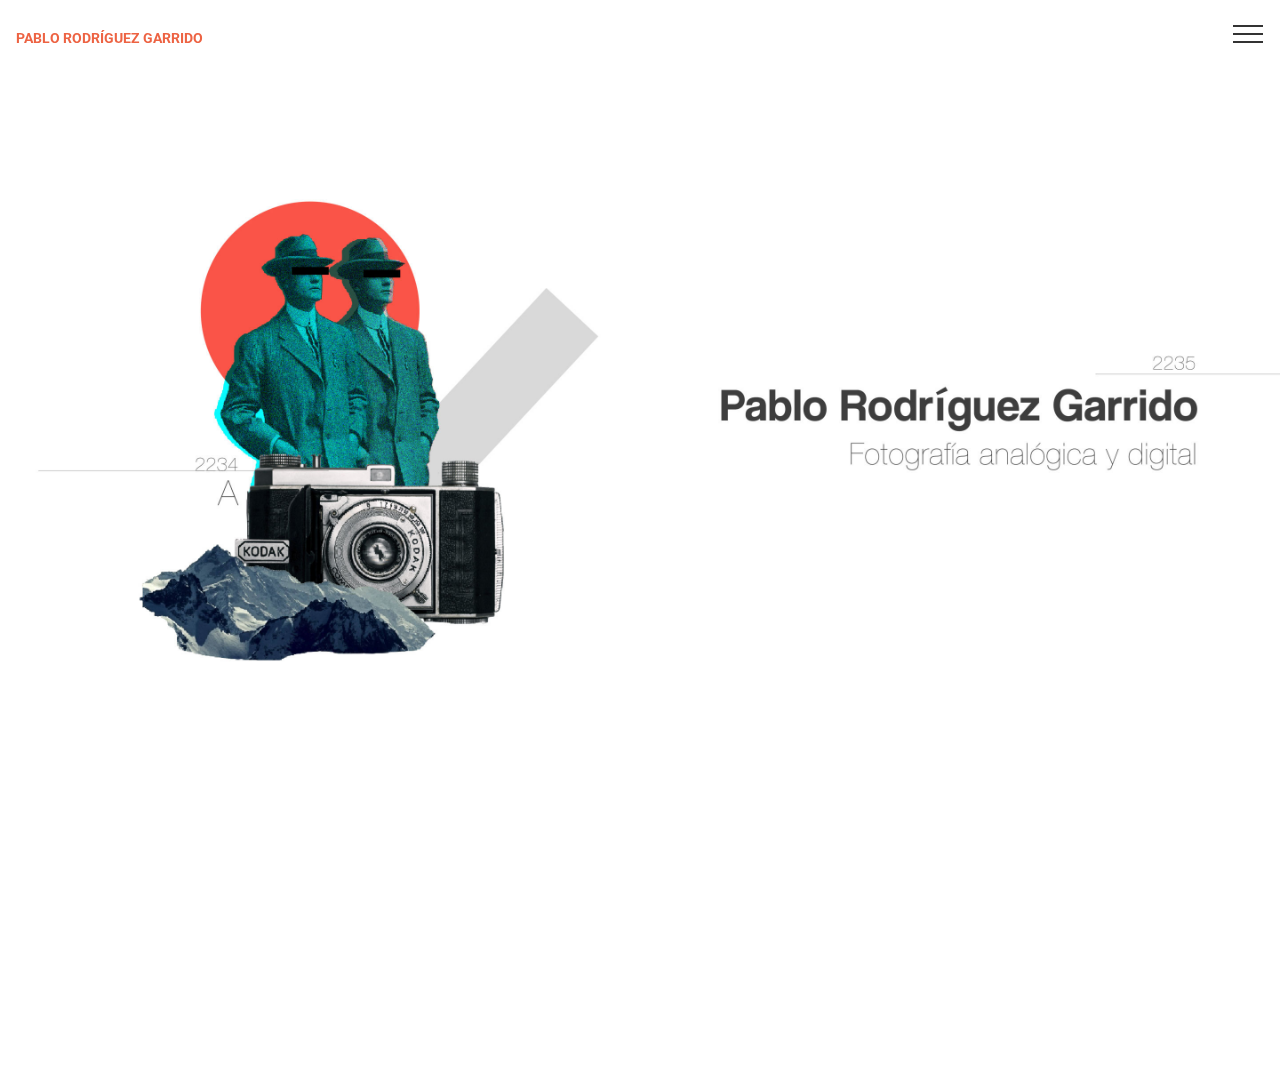
<file: index.html>
<!DOCTYPE html>
<html >
<head>
  <!-- Site made with Mobirise Website Builder v4.8.10, https://mobirise.com -->
  <meta charset="UTF-8">
  <meta http-equiv="X-UA-Compatible" content="IE=edge">
  <meta name="generator" content="Mobirise v4.8.10, mobirise.com">
  <meta name="viewport" content="width=device-width, initial-scale=1, minimum-scale=1">
  <link rel="shortcut icon" href="assets/images/logo2.png" type="image/x-icon">
  <meta name="description" content="">
  <title>Home</title>
  <link rel="stylesheet" href="assets/web/assets/mobirise-icons/mobirise-icons.css">
  <link rel="stylesheet" href="assets/tether/tether.min.css">
  <link rel="stylesheet" href="assets/bootstrap/css/bootstrap.min.css">
  <link rel="stylesheet" href="assets/bootstrap/css/bootstrap-grid.min.css">
  <link rel="stylesheet" href="assets/bootstrap/css/bootstrap-reboot.min.css">
  <link rel="stylesheet" href="assets/dropdown/css/style.css">
  <link rel="stylesheet" href="assets/socicon/css/styles.css">
  <link rel="stylesheet" href="assets/theme/css/style.css">
  <link rel="stylesheet" href="assets/mobirise/css/mbr-additional.css" type="text/css">
  
  
  
</head>
<body>
  <section class="menu cid-rj7pOyinxz" once="menu" id="menu2-0">

    

    <nav class="navbar navbar-expand beta-menu navbar-dropdown align-items-center navbar-fixed-top collapsed bg-color transparent">
        <button class="navbar-toggler navbar-toggler-right" type="button" data-toggle="collapse" data-target="#navbarSupportedContent" aria-controls="navbarSupportedContent" aria-expanded="false" aria-label="Toggle navigation">
            <div class="hamburger">
                <span></span>
                <span></span>
                <span></span>
                <span></span>
            </div>
        </button>
        <div class="menu-logo">
            <div class="navbar-brand">
                
                <span class="navbar-caption-wrap"><a class="navbar-caption text-primary display-7" href="index.html#image2-1">PABLO RODRÍGUEZ GARRIDO</a></span>
            </div>
        </div>
        <div class="collapse navbar-collapse" id="navbarSupportedContent">
            <ul class="navbar-nav nav-dropdown nav-right" data-app-modern-menu="true"><li class="nav-item dropdown open">
                    <a class="nav-link link text-black dropdown-toggle display-4" href="page2.html#header9-h" data-toggle="dropdown-submenu" aria-expanded="true">PROYECTOS</a><div class="dropdown-menu"><a class="text-black dropdown-item display-4" href="page5.html#header3-21" aria-expanded="false">REALIDAD DAIMÓNICA</a><a class="text-black dropdown-item display-4" href="page3.html#header3-1j" aria-expanded="false">BRUT</a></div>
                </li><li class="nav-item"><a class="nav-link link text-black display-4" href="page4.html#header9-1g">INFORMACIÓN</a></li>
                <li class="nav-item">
                    <a class="nav-link link text-black display-4" href="page1.html#header15-6">CONTACTO</a>
                </li></ul>
            
        </div>
    </nav>
</section>

<section class="engine"><a href="https://mobirise.info/r">free bootstrap template</a></section><section class="cid-rj7pReRMKU" id="image2-1">

    

    <figure class="mbr-figure">
        <div class="image-block" style="width: 100%;">
            <img src="assets/images/collage-pablo-completo-blanco-ruido-2880x2036.jpg" alt="Mobirise" title="">
            
        </div>
    </figure>
</section>

<section once="" class="cid-rj7wAOIOdV mbr-reveal" id="footer7-e">

    

    

    <div class="container">
        <div class="media-container-row align-center mbr-white">
            <div class="row row-links">
                <ul class="foot-menu">
                    
                    
                    
                    
                    
                <li class="foot-menu-item mbr-fonts-style display-7"><strong><a href="mailto:pablorodriguezgarrido@gmail.com">Pablo Rodríguez Garrido</a></strong></li><li class="foot-menu-item mbr-fonts-style display-7"><strong><a href="page2.html#header9-h">Proyecto</a></strong></li><li class="foot-menu-item mbr-fonts-style display-7"><strong><a href="page1.html#header15-6">Contacto</a></strong></li></ul>
            </div>
            
            <div class="row row-copirayt">
                <p class="mbr-text mb-0 mbr-fonts-style mbr-white align-center display-7">
                    © Copyright 2019 Pablo Rodríguez Garrido&nbsp;</p>
            </div>
        </div>
    </div>
</section>


  <script src="assets/web/assets/jquery/jquery.min.js"></script>
  <script src="assets/popper/popper.min.js"></script>
  <script src="assets/tether/tether.min.js"></script>
  <script src="assets/bootstrap/js/bootstrap.min.js"></script>
  <script src="assets/smoothscroll/smooth-scroll.js"></script>
  <script src="assets/dropdown/js/script.min.js"></script>
  <script src="assets/touchswipe/jquery.touch-swipe.min.js"></script>
  <script src="assets/theme/js/script.js"></script>
  
  
</body>
</html>
</file>
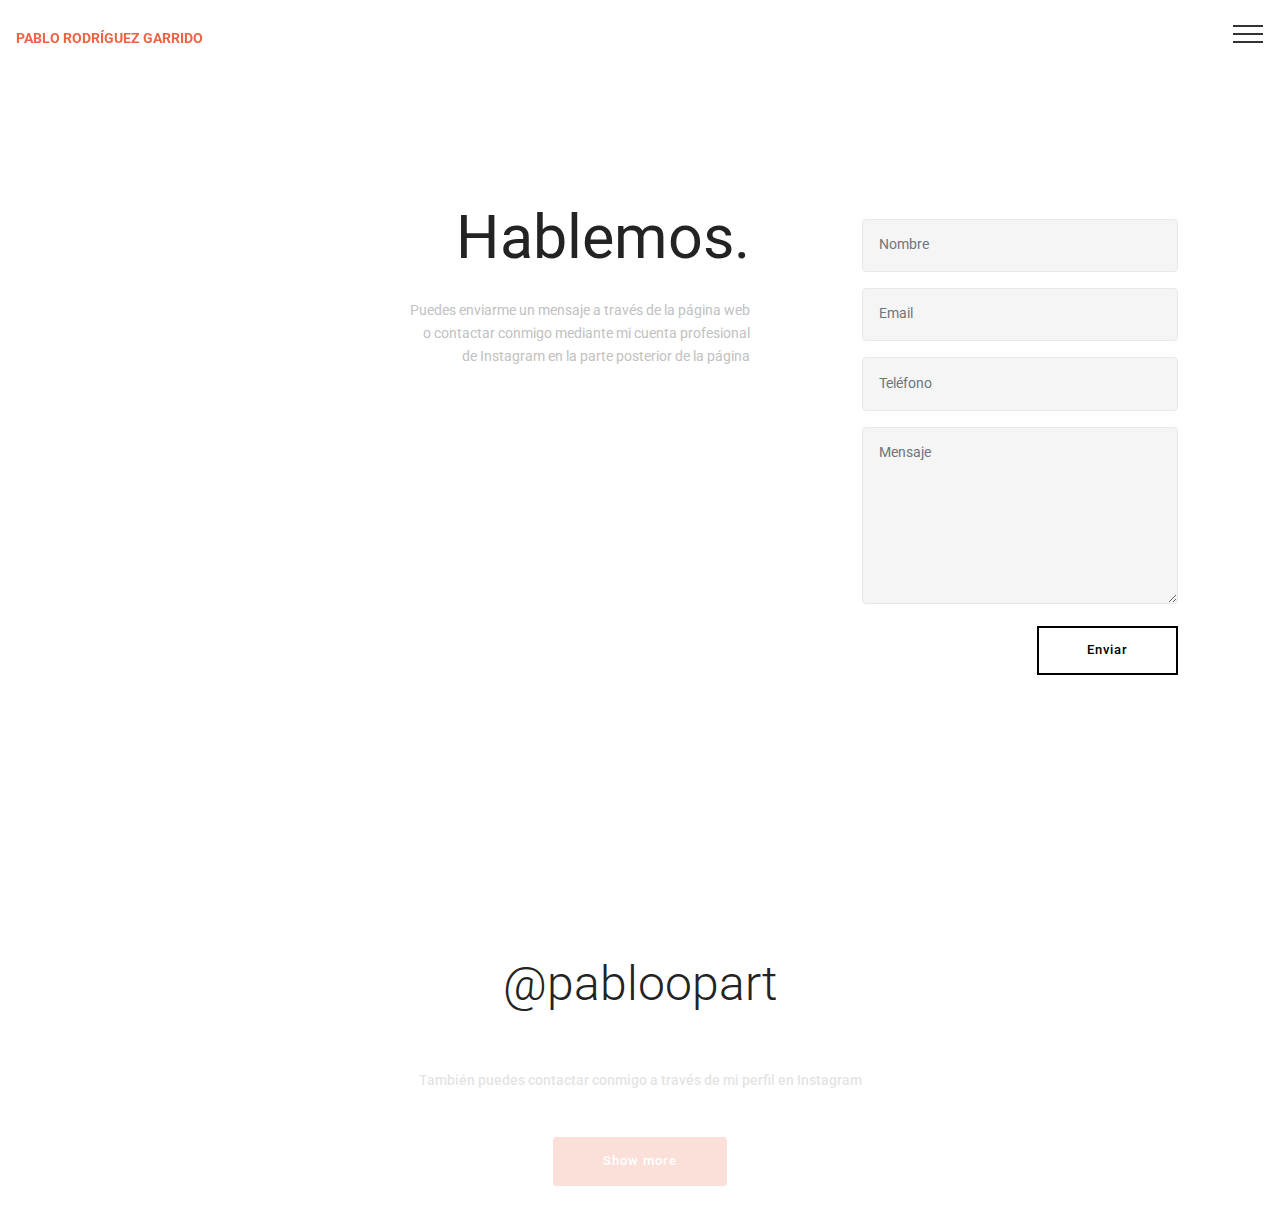
<file: page1.html>
<!DOCTYPE html>
<html >
<head>
  <!-- Site made with Mobirise Website Builder v4.8.10, https://mobirise.com -->
  <meta charset="UTF-8">
  <meta http-equiv="X-UA-Compatible" content="IE=edge">
  <meta name="generator" content="Mobirise v4.8.10, mobirise.com">
  <meta name="viewport" content="width=device-width, initial-scale=1, minimum-scale=1">
  <link rel="shortcut icon" href="assets/images/logo2.png" type="image/x-icon">
  <meta name="description" content="Website Generator Description">
  <title>Contacto</title>
  <link rel="stylesheet" href="assets/web/assets/mobirise-icons/mobirise-icons.css">
  <link rel="stylesheet" href="assets/tether/tether.min.css">
  <link rel="stylesheet" href="assets/bootstrap/css/bootstrap.min.css">
  <link rel="stylesheet" href="assets/bootstrap/css/bootstrap-grid.min.css">
  <link rel="stylesheet" href="assets/bootstrap/css/bootstrap-reboot.min.css">
  <link rel="stylesheet" href="assets/dropdown/css/style.css">
  <link rel="stylesheet" href="assets/style.css">
  <link rel="stylesheet" href="assets/slick.css">
  <link rel="stylesheet" href="assets/theme/css/style.css">
  <link rel="stylesheet" href="assets/mobirise/css/mbr-additional.css" type="text/css">
  
  
  
</head>
<body>
  <section class="menu cid-rj7pOyinxz" once="menu" id="menu2-5">

    

    <nav class="navbar navbar-expand beta-menu navbar-dropdown align-items-center navbar-fixed-top collapsed bg-color transparent">
        <button class="navbar-toggler navbar-toggler-right" type="button" data-toggle="collapse" data-target="#navbarSupportedContent" aria-controls="navbarSupportedContent" aria-expanded="false" aria-label="Toggle navigation">
            <div class="hamburger">
                <span></span>
                <span></span>
                <span></span>
                <span></span>
            </div>
        </button>
        <div class="menu-logo">
            <div class="navbar-brand">
                
                <span class="navbar-caption-wrap"><a class="navbar-caption text-primary display-7" href="index.html#image2-1">PABLO RODRÍGUEZ GARRIDO</a></span>
            </div>
        </div>
        <div class="collapse navbar-collapse" id="navbarSupportedContent">
            <ul class="navbar-nav nav-dropdown nav-right" data-app-modern-menu="true"><li class="nav-item dropdown open">
                    <a class="nav-link link text-black dropdown-toggle display-4" href="page2.html#header9-h" data-toggle="dropdown-submenu" aria-expanded="true">PROYECTOS</a><div class="dropdown-menu"><a class="text-black dropdown-item display-4" href="page5.html#header3-21" aria-expanded="false">REALIDAD DAIMÓNICA</a><a class="text-black dropdown-item display-4" href="page3.html#header3-1j" aria-expanded="false">BRUT</a></div>
                </li><li class="nav-item"><a class="nav-link link text-black display-4" href="page4.html#header9-1g">INFORMACIÓN</a></li>
                <li class="nav-item">
                    <a class="nav-link link text-black display-4" href="page1.html#header15-6">CONTACTO</a>
                </li></ul>
            
        </div>
    </nav>
</section>

<section class="engine"><a href="https://mobirise.info">Mobirise</a></section><section class="cid-rj7tkFcVpZ mbr-fullscreen" id="header15-6">

    

    

    <div class="container align-right">
<div class="row">
    <div class="mbr-white col-lg-8 col-md-7 content-container">
        <h1 class="mbr-section-title mbr-bold pb-3 mbr-fonts-style display-1"><span style="font-weight: normal;">Hablemos.</span></h1>
        <p class="mbr-text pb-3 mbr-fonts-style display-7">Puedes enviarme un mensaje a través de la página web <br>o contactar conmigo mediante mi cuenta profesional <br>de Instagram en la parte posterior de la página</p>
    </div>
    <div class="col-lg-4 col-md-5">
    <div class="form-container">
        <div class="media-container-column" data-form-type="formoid">
            <div data-form-alert="" hidden="" class="align-center">Mensaje enviado</div>
            <form class="mbr-form" action="https://mobirise.com/" method="post" data-form-title="Mobirise Form"><input type="hidden" name="email" data-form-email="true" value="D2nQX1VzfdZ/EB355sUoPiRmhawYH6ywS3nk7zROV3z7D/mPxN53OXNF01D0sCWsffQJ7xwlGYqxbGlz+7YV/R24AaHSZZHkm9B7B3Rzig4iUewkpzocLXs3Qic8sI6C">
                <div data-for="name">
                    <div class="form-group">
                        <input type="text" class="form-control px-3" name="name" data-form-field="Name" placeholder="Nombre" required="" id="name-header15-6">
                    </div>
                </div>
                <div data-for="email">
                    <div class="form-group">
                        <input type="email" class="form-control px-3" name="email" data-form-field="Email" placeholder="Email" required="" id="email-header15-6">
                    </div>
                </div>
                <div data-for="phone">
                    <div class="form-group">
                        <input type="tel" class="form-control px-3" name="phone" data-form-field="Phone" placeholder="Teléfono" id="phone-header15-6">
                    </div>
                </div>
                <div class="form-group" data-for="message">
                    <textarea type="text" class="form-control px-3" name="message" rows="7" placeholder="Mensaje" data-form-field="Message" id="message-header15-6"></textarea>
                </div>
                <span class="input-group-btn"><button href="" type="submit" class="btn btn-form btn-black-outline display-4">Enviar</button></span>
            </form>
        </div>
    </div>
    </div>
</div>
    </div>
    
</section>

<section class="mbr-section content4 cid-rj82eAqafb" id="content4-1i">

    

    <div class="container">
        <div class="media-container-row">
            <div class="title col-12 col-md-8">
                <h2 class="align-center pb-3 mbr-fonts-style display-2">@pabloopart</h2>
                
                
            </div>
        </div>
    </div>
</section>

<section class="mbr-instagram-feed" data-rows="2" data-per-row-slider="" data-spacing="5" data-full-width="" data-token="9520887532.727bfe1.8ed654b6e3a74e43b712d14426c6dd22" data-per-row-grid="4" id="instagram-feed-block-1h" data-rv-view="71" style="background-color: rgb(255, 255, 255); padding-top: 40px; padding-bottom: 40px;">
    
    <div class="container container_toggle">
        <div class="row">
            <div class="col">
                <div class="inst">
                    <h1 class="inst__title align-center mbr-fonts-style display-7">También puedes contactar conmigo a través de mi perfil en Instagram</h1>
                    <div class="inst__content"></div>
                    <div class="inst__more mbr-section-btn align-center" buttons="0"><a class="btn btn-md btn-primary display-4" href="#">Show more</a></div>
                </div>
            </div>
        </div>
    </div>
</section>


  <script src="assets/web/assets/jquery/jquery.min.js"></script>
  <script src="assets/popper/popper.min.js"></script>
  <script src="assets/tether/tether.min.js"></script>
  <script src="assets/bootstrap/js/bootstrap.min.js"></script>
  <script src="assets/smoothscroll/smooth-scroll.js"></script>
  <script src="assets/dropdown/js/script.min.js"></script>
  <script src="assets/touchswipe/jquery.touch-swipe.min.js"></script>
  <script src="assets/index.js"></script>
  <script src="assets/slick.min.js"></script>
  <script src="assets/theme/js/script.js"></script>
  <script src="assets/formoid/formoid.min.js"></script>
  
  
</body>
</html>
</file>
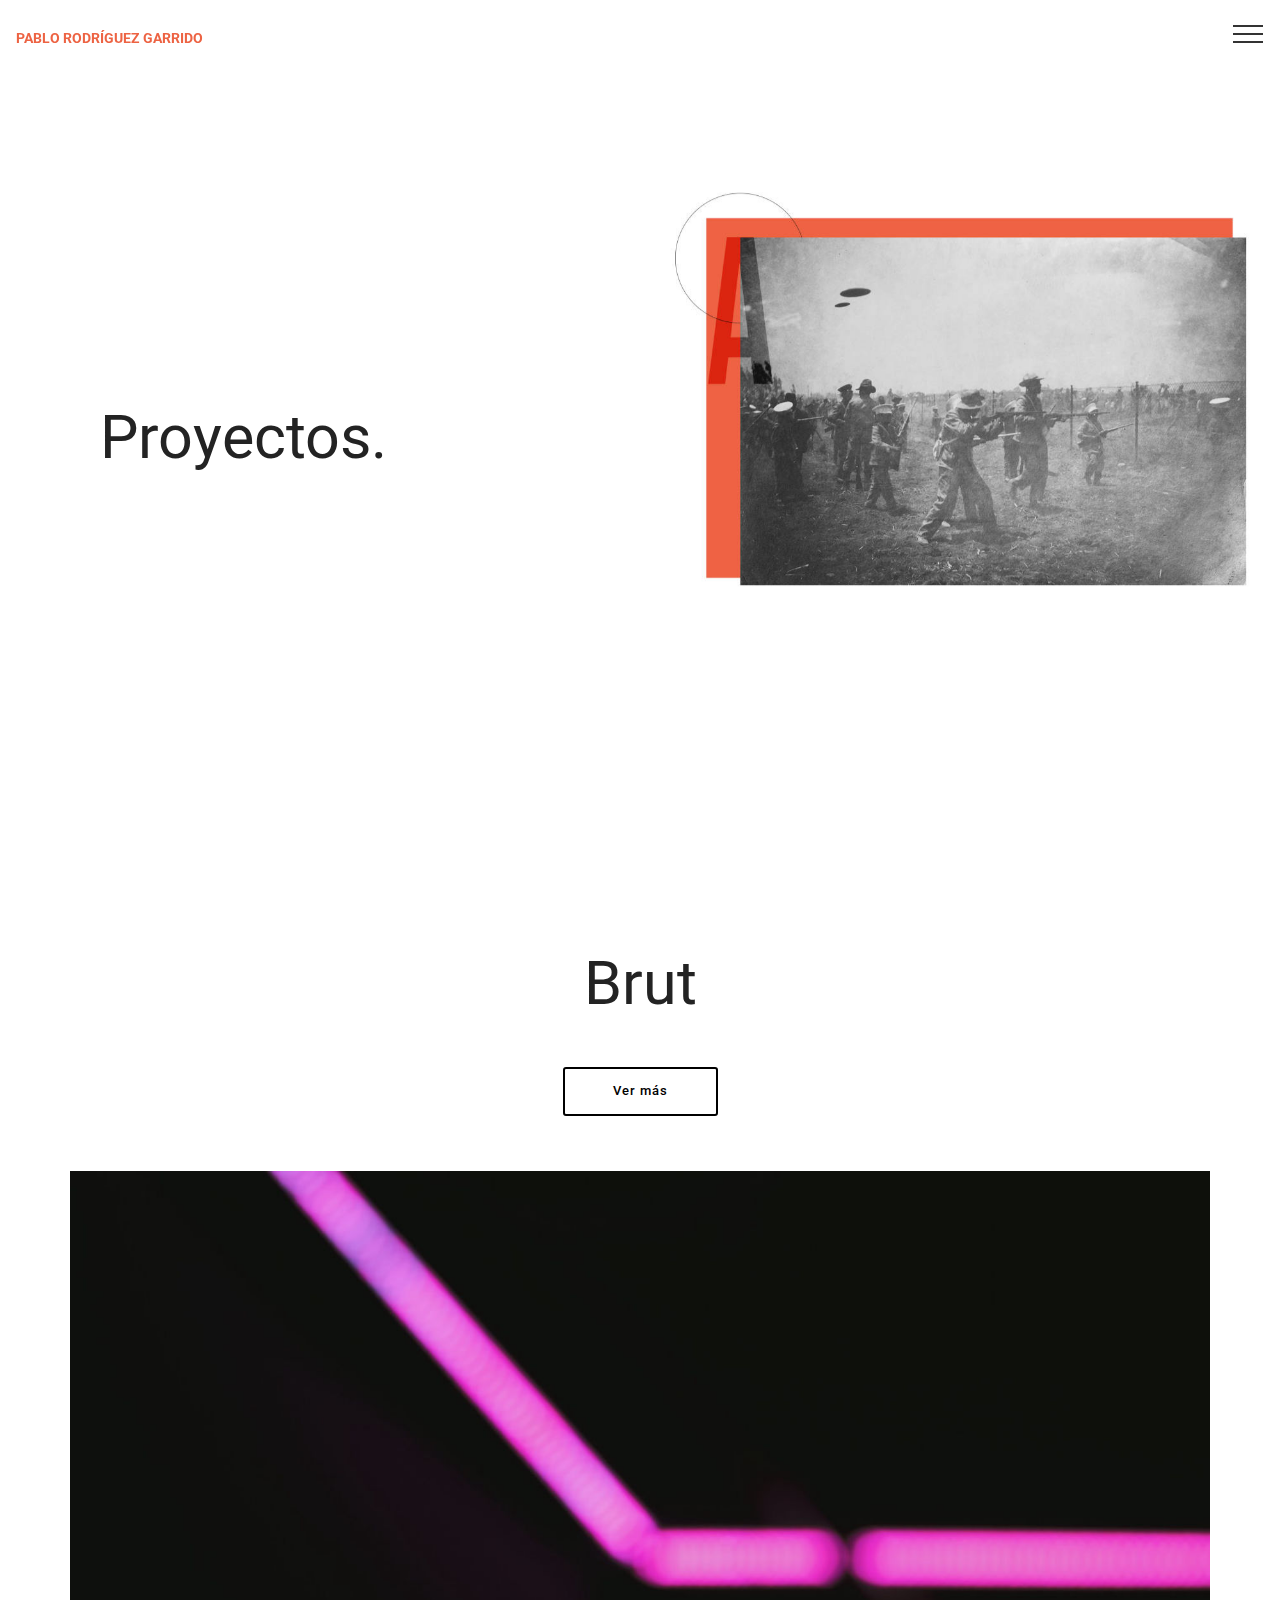
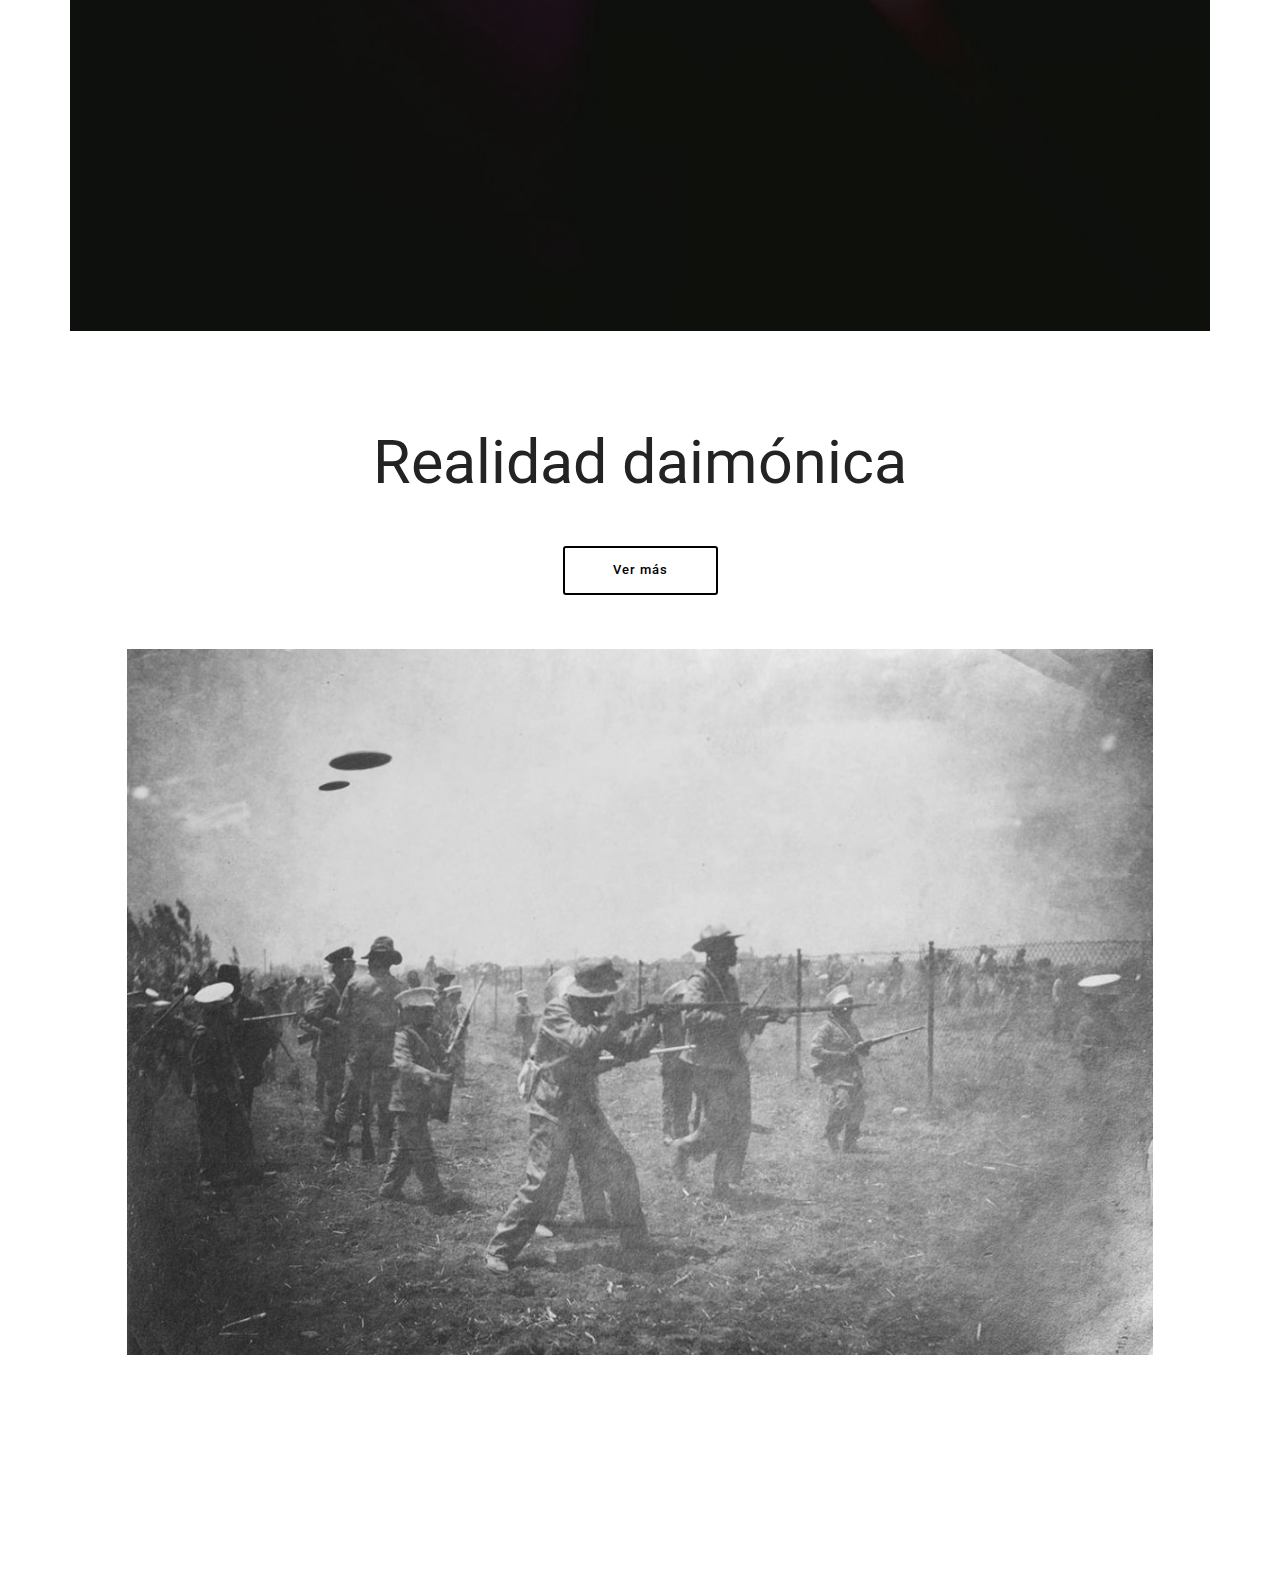
<file: page2.html>
<!DOCTYPE html>
<html >
<head>
  <!-- Site made with Mobirise Website Builder v4.8.10, https://mobirise.com -->
  <meta charset="UTF-8">
  <meta http-equiv="X-UA-Compatible" content="IE=edge">
  <meta name="generator" content="Mobirise v4.8.10, mobirise.com">
  <meta name="viewport" content="width=device-width, initial-scale=1, minimum-scale=1">
  <link rel="shortcut icon" href="assets/images/logo2.png" type="image/x-icon">
  <meta name="description" content="Site Builder Description">
  <title>Proyectos</title>
  <link rel="stylesheet" href="assets/web/assets/mobirise-icons/mobirise-icons.css">
  <link rel="stylesheet" href="assets/tether/tether.min.css">
  <link rel="stylesheet" href="assets/bootstrap/css/bootstrap.min.css">
  <link rel="stylesheet" href="assets/bootstrap/css/bootstrap-grid.min.css">
  <link rel="stylesheet" href="assets/bootstrap/css/bootstrap-reboot.min.css">
  <link rel="stylesheet" href="assets/socicon/css/styles.css">
  <link rel="stylesheet" href="assets/dropdown/css/style.css">
  <link rel="stylesheet" href="assets/theme/css/style.css">
  <link rel="stylesheet" href="assets/mobirise/css/mbr-additional.css" type="text/css">
  
  
  
</head>
<body>
  <section class="menu cid-rj7pOyinxz" once="menu" id="menu2-f">

    

    <nav class="navbar navbar-expand beta-menu navbar-dropdown align-items-center navbar-fixed-top collapsed bg-color transparent">
        <button class="navbar-toggler navbar-toggler-right" type="button" data-toggle="collapse" data-target="#navbarSupportedContent" aria-controls="navbarSupportedContent" aria-expanded="false" aria-label="Toggle navigation">
            <div class="hamburger">
                <span></span>
                <span></span>
                <span></span>
                <span></span>
            </div>
        </button>
        <div class="menu-logo">
            <div class="navbar-brand">
                
                <span class="navbar-caption-wrap"><a class="navbar-caption text-primary display-7" href="index.html#image2-1">PABLO RODRÍGUEZ GARRIDO</a></span>
            </div>
        </div>
        <div class="collapse navbar-collapse" id="navbarSupportedContent">
            <ul class="navbar-nav nav-dropdown nav-right" data-app-modern-menu="true"><li class="nav-item dropdown open">
                    <a class="nav-link link text-black dropdown-toggle display-4" href="page2.html#header9-h" data-toggle="dropdown-submenu" aria-expanded="true">PROYECTOS</a><div class="dropdown-menu"><a class="text-black dropdown-item display-4" href="page5.html#header3-21" aria-expanded="false">REALIDAD DAIMÓNICA</a><a class="text-black dropdown-item display-4" href="page3.html#header3-1j" aria-expanded="false">BRUT</a></div>
                </li><li class="nav-item"><a class="nav-link link text-black display-4" href="page4.html#header9-1g">INFORMACIÓN</a></li>
                <li class="nav-item">
                    <a class="nav-link link text-black display-4" href="page1.html#header15-6">CONTACTO</a>
                </li></ul>
            
        </div>
    </nav>
</section>

<section class="engine"><a href="https://mobirise.info/n">free simple site templates</a></section><section class="header9 cid-rj7xvEhuMx mbr-fullscreen mbr-parallax-background" id="header9-h">

    

    

    <div class="container">
        <div class="media-container-column mbr-white col-md-8">
            <h1 class="mbr-section-title align-left mbr-bold pb-3 mbr-fonts-style display-1"><span style="font-weight: normal;">
                Proyectos.</span></h1>
            
            
            
        </div>
    </div>

    
</section>

<section class="header4 cid-rj7xCjYy66 mbr-fullscreen" id="header4-i">

    

    

    <div class="container">
        <div class="row justify-content-md-center">
            <div class="media-content col-md-10">
                <h1 class="mbr-section-title align-center mbr-white pb-3 mbr-bold mbr-fonts-style display-1"><span style="font-weight: normal;">Brut</span></h1>
                
                <div class="mbr-text align-center mbr-white pb-3">
                    
                </div>
                <div class="mbr-section-btn align-center"><a class="btn btn-md btn-black-outline display-4" href="page3.html#menu2-k">Ver más</a></div>
            </div>
            <div class="mbr-figure pt-5">
                <img src="assets/images/img-1212-1368x912.jpg" alt="Mobirise" title="" style="width: 100%;">
            </div>
        </div>
    </div>
</section>

<section class="header4 cid-rj7y2FUyHH mbr-fullscreen" id="header4-j">

    

    

    <div class="container">
        <div class="row justify-content-md-center">
            <div class="media-content col-md-10">
                <h1 class="mbr-section-title align-center mbr-white pb-3 mbr-bold mbr-fonts-style display-1"><span style="font-weight: normal;">Realidad daimónica</span></h1>
                
                <div class="mbr-text align-center mbr-white pb-3">
                    
                </div>
                <div class="mbr-section-btn align-center"><a class="btn btn-md btn-black-outline display-4" href="page5.html#header3-21">Ver más</a></div>
            </div>
            <div class="mbr-figure pt-5">
                <img src="assets/images/6-1140x784.jpg" alt="Mobirise" title="" style="width: 90%;">
            </div>
        </div>
    </div>
</section>

<section once="" class="cid-rj7wAOIOdV mbr-reveal" id="footer7-g">

    

    

    <div class="container">
        <div class="media-container-row align-center mbr-white">
            <div class="row row-links">
                <ul class="foot-menu">
                    
                    
                    
                    
                    
                <li class="foot-menu-item mbr-fonts-style display-7"><strong><a href="mailto:pablorodriguezgarrido@gmail.com">Pablo Rodríguez Garrido</a></strong></li><li class="foot-menu-item mbr-fonts-style display-7"><strong><a href="page2.html#header9-h">Proyecto</a></strong></li><li class="foot-menu-item mbr-fonts-style display-7"><strong><a href="page1.html#header15-6">Contacto</a></strong></li></ul>
            </div>
            
            <div class="row row-copirayt">
                <p class="mbr-text mb-0 mbr-fonts-style mbr-white align-center display-7">
                    © Copyright 2019 Pablo Rodríguez Garrido&nbsp;</p>
            </div>
        </div>
    </div>
</section>


  <script src="assets/web/assets/jquery/jquery.min.js"></script>
  <script src="assets/popper/popper.min.js"></script>
  <script src="assets/tether/tether.min.js"></script>
  <script src="assets/bootstrap/js/bootstrap.min.js"></script>
  <script src="assets/dropdown/js/script.min.js"></script>
  <script src="assets/touchswipe/jquery.touch-swipe.min.js"></script>
  <script src="assets/parallax/jarallax.min.js"></script>
  <script src="assets/smoothscroll/smooth-scroll.js"></script>
  <script src="assets/theme/js/script.js"></script>
  
  
</body>
</html>
</file>
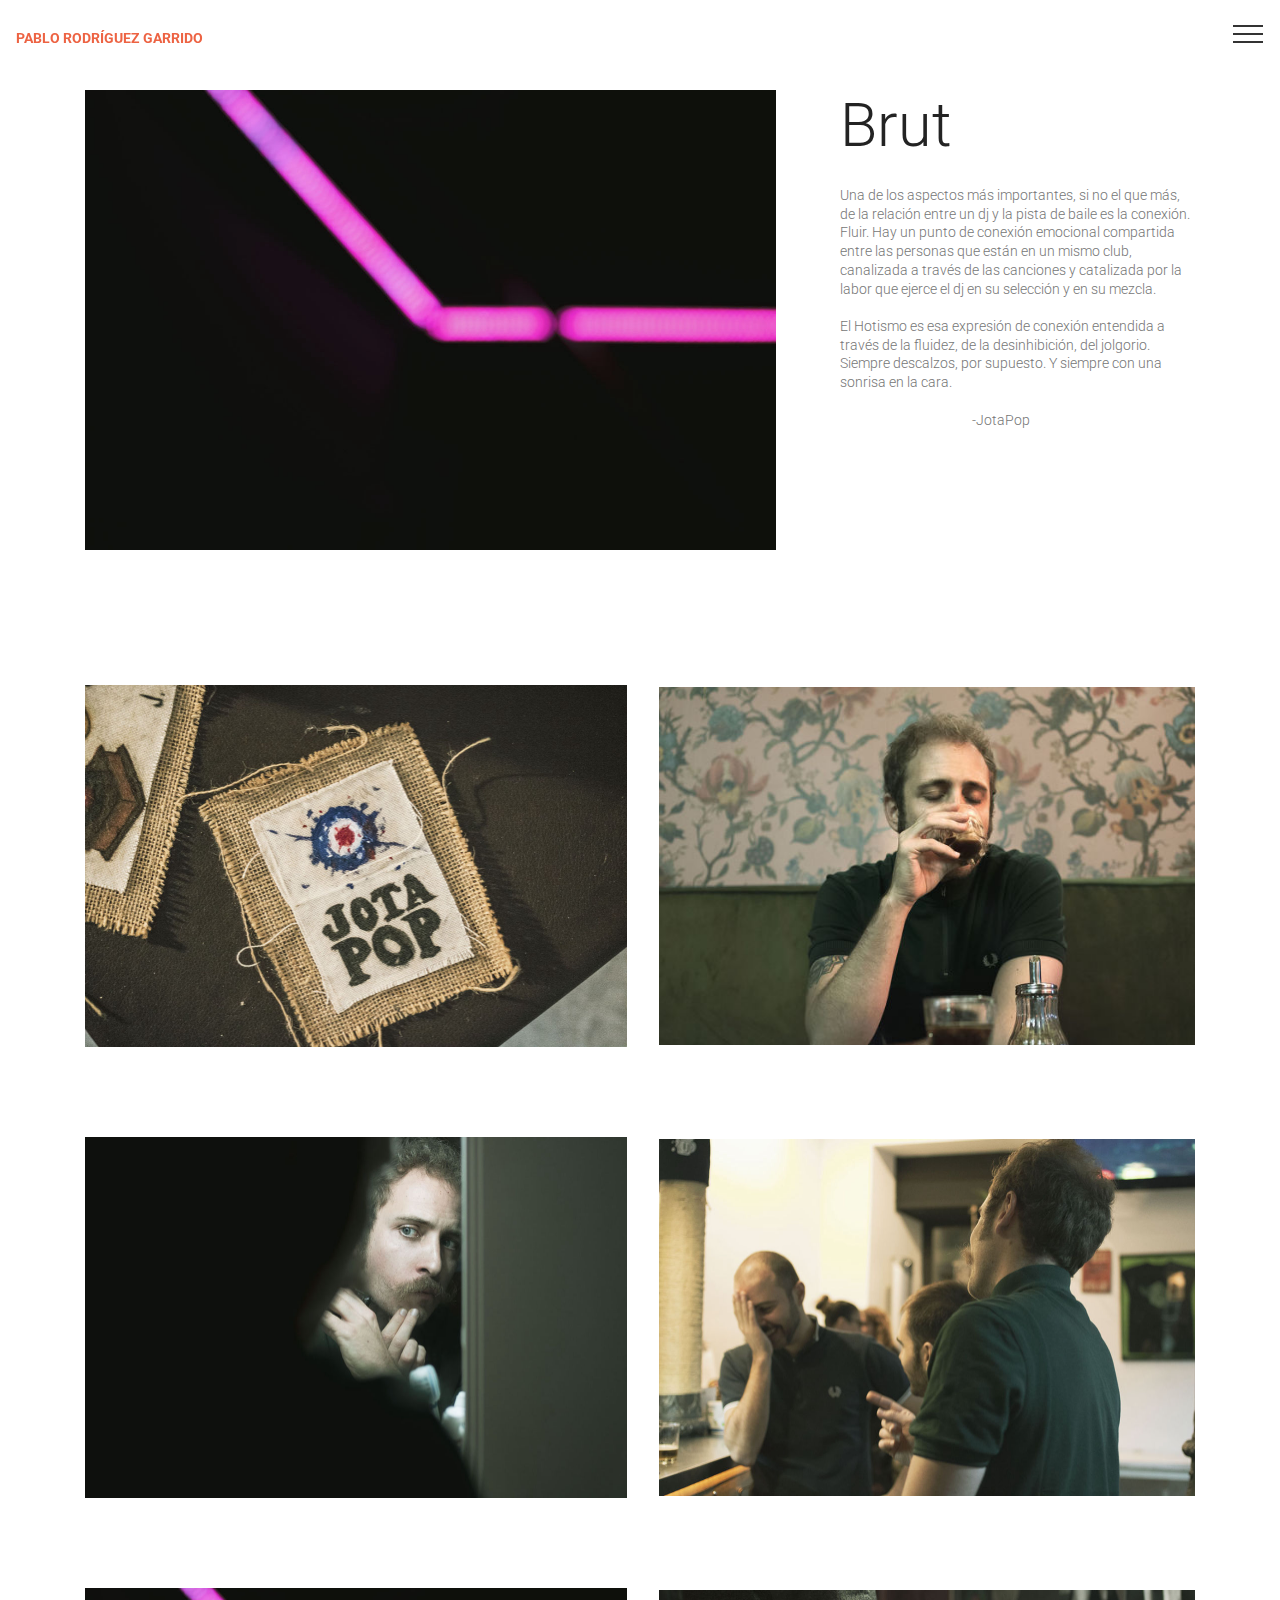
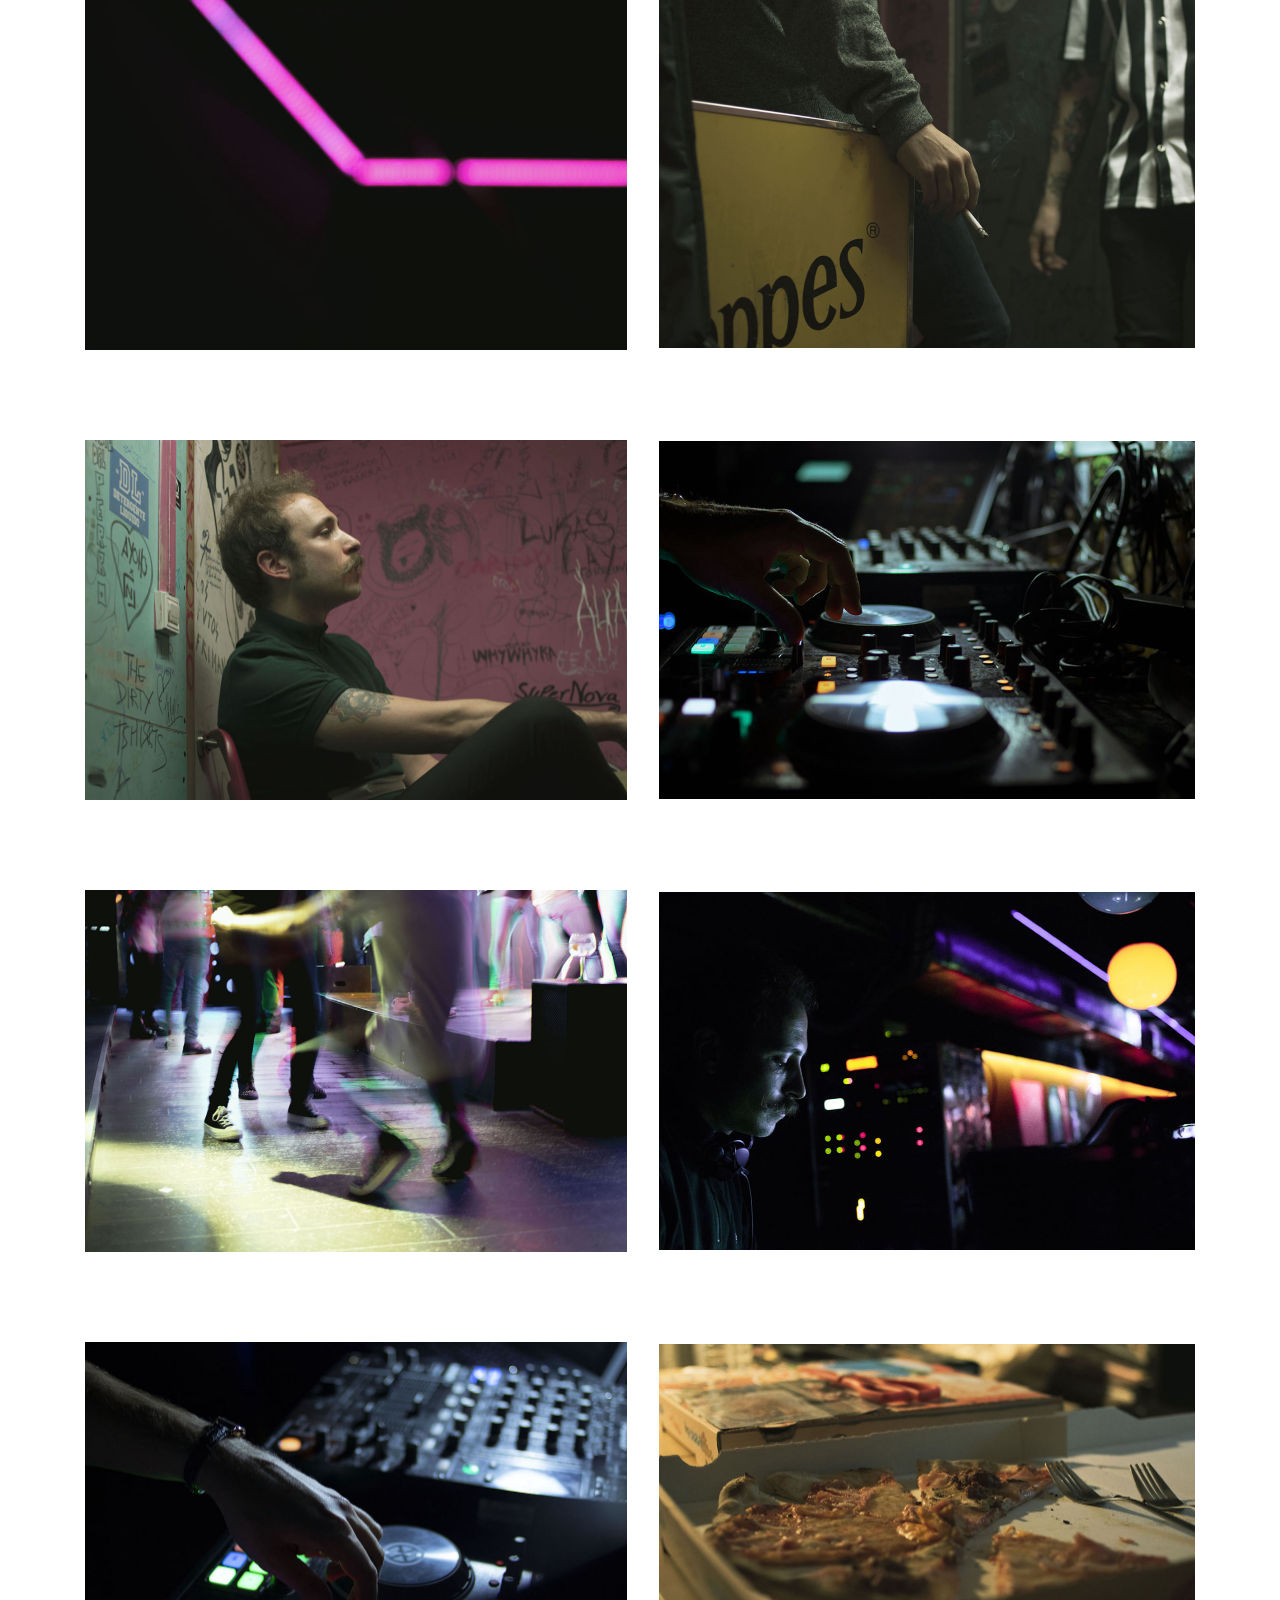
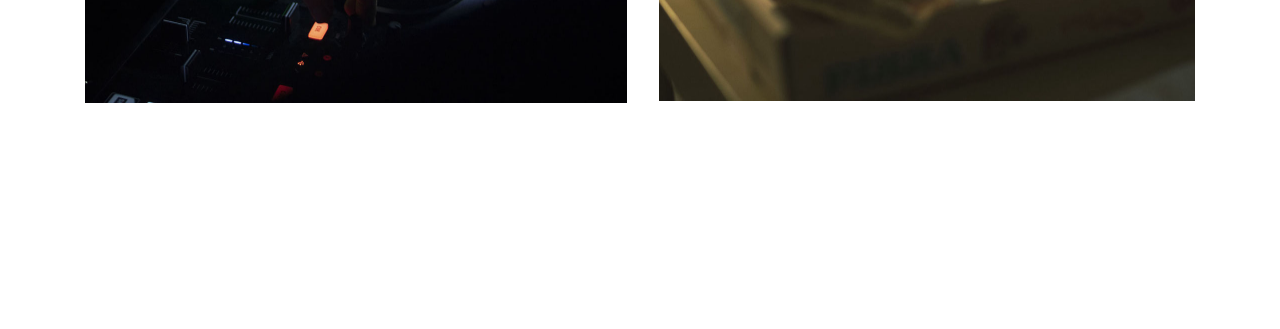
<file: page3.html>
<!DOCTYPE html>
<html >
<head>
  <!-- Site made with Mobirise Website Builder v4.8.10, https://mobirise.com -->
  <meta charset="UTF-8">
  <meta http-equiv="X-UA-Compatible" content="IE=edge">
  <meta name="generator" content="Mobirise v4.8.10, mobirise.com">
  <meta name="viewport" content="width=device-width, initial-scale=1, minimum-scale=1">
  <link rel="shortcut icon" href="assets/images/logo2.png" type="image/x-icon">
  <meta name="description" content="Web Maker Description">
  <title>Brut</title>
  <link rel="stylesheet" href="assets/web/assets/mobirise-icons/mobirise-icons.css">
  <link rel="stylesheet" href="assets/tether/tether.min.css">
  <link rel="stylesheet" href="assets/bootstrap/css/bootstrap.min.css">
  <link rel="stylesheet" href="assets/bootstrap/css/bootstrap-grid.min.css">
  <link rel="stylesheet" href="assets/bootstrap/css/bootstrap-reboot.min.css">
  <link rel="stylesheet" href="assets/dropdown/css/style.css">
  <link rel="stylesheet" href="assets/socicon/css/styles.css">
  <link rel="stylesheet" href="assets/theme/css/style.css">
  <link rel="stylesheet" href="assets/mobirise/css/mbr-additional.css" type="text/css">
  
  
  
</head>
<body>
  <section class="menu cid-rj7pOyinxz" once="menu" id="menu2-k">

    

    <nav class="navbar navbar-expand beta-menu navbar-dropdown align-items-center navbar-fixed-top collapsed bg-color transparent">
        <button class="navbar-toggler navbar-toggler-right" type="button" data-toggle="collapse" data-target="#navbarSupportedContent" aria-controls="navbarSupportedContent" aria-expanded="false" aria-label="Toggle navigation">
            <div class="hamburger">
                <span></span>
                <span></span>
                <span></span>
                <span></span>
            </div>
        </button>
        <div class="menu-logo">
            <div class="navbar-brand">
                
                <span class="navbar-caption-wrap"><a class="navbar-caption text-primary display-7" href="index.html#image2-1">PABLO RODRÍGUEZ GARRIDO</a></span>
            </div>
        </div>
        <div class="collapse navbar-collapse" id="navbarSupportedContent">
            <ul class="navbar-nav nav-dropdown nav-right" data-app-modern-menu="true"><li class="nav-item dropdown open">
                    <a class="nav-link link text-black dropdown-toggle display-4" href="page2.html#header9-h" data-toggle="dropdown-submenu" aria-expanded="true">PROYECTOS</a><div class="dropdown-menu"><a class="text-black dropdown-item display-4" href="page5.html#header3-21" aria-expanded="false">REALIDAD DAIMÓNICA</a><a class="text-black dropdown-item display-4" href="page3.html#header3-1j" aria-expanded="false">BRUT</a></div>
                </li><li class="nav-item"><a class="nav-link link text-black display-4" href="page4.html#header9-1g">INFORMACIÓN</a></li>
                <li class="nav-item">
                    <a class="nav-link link text-black display-4" href="page1.html#header15-6">CONTACTO</a>
                </li></ul>
            
        </div>
    </nav>
</section>

<section class="engine"><a href="https://mobirise.info/r">free bootstrap template</a></section><section class="header3 cid-rj82LVTo7Q" id="header3-1j">

    

    

    <div class="container">
        <div class="media-container-row">
            <div class="mbr-figure" style="width: 200%;">
                <img src="assets/images/6-1200x800.jpg" alt="Mobirise" title="">
            </div>

            <div class="media-content">
                <h1 class="mbr-section-title mbr-white pb-3 mbr-fonts-style display-1">
                    Brut</h1>
                <h3 class="mbr-section-subtitle align-left mbr-white mbr-light pb-3 mbr-fonts-style display-7">Una de los aspectos más importantes, si no el que más, de la relación entre un dj y la pista de baile es la conexión. Fluir. Hay un punto de conexión emocional compartida entre las personas que están en un mismo club, canalizada a través de las canciones y catalizada por la labor que ejerce el dj en su selección y en su mezcla.&nbsp;<br><br><div>El Hotismo es esa expresión de conexión entendida a través de la fluidez, de la desinhibición, del jolgorio. Siempre descalzos, por supuesto. Y siempre con una sonrisa en la cara.</div><br><div>&nbsp;&nbsp;&nbsp;&nbsp;&nbsp;&nbsp;&nbsp;&nbsp;&nbsp;&nbsp;&nbsp;&nbsp;&nbsp;&nbsp;&nbsp;&nbsp;&nbsp;&nbsp;&nbsp;&nbsp;&nbsp;&nbsp;&nbsp;&nbsp;&nbsp;&nbsp;&nbsp;&nbsp;&nbsp;&nbsp;&nbsp;&nbsp;&nbsp;&nbsp;&nbsp;&nbsp;&nbsp;&nbsp;&nbsp;&nbsp;&nbsp; &nbsp; -JotaPop<br></div></h3>
                <div class="mbr-section-text mbr-white pb-3 ">
                    <p class="mbr-text mbr-fonts-style display-5"></p>
                </div>
                
            </div>
        </div>
    </div>

</section>

<section class="cid-rjaWNdC5Tn" id="image4-1p">
    <!-- Block parameters controls (Blue "Gear" panel) -->
    
    <!-- End block parameters -->
    <div class="container images-container">
            <div class="media-container-row" style="width: 100%;">
                <div class="img-item item1" style="width: 104%;">
                    <img src="assets/images/1-1086x724.jpg" alt="" title="">
                    
                </div>
                <div class="img-item">
                    <img src="assets/images/2-626x417.jpg" alt="" title="">
                    
                </div>
            </div>
    </div>
</section>

<section class="cid-rjcyUb34pU" id="image4-2i">
    <!-- Block parameters controls (Blue "Gear" panel) -->
    
    <!-- End block parameters -->
    <div class="container images-container">
            <div class="media-container-row" style="width: 100%;">
                <div class="img-item item1" style="width: 104%;">
                    <img src="assets/images/4-1084x723.jpg" alt="" title="">
                    
                </div>
                <div class="img-item">
                    <img src="assets/images/5-1072x715.jpg" alt="" title="">
                    
                </div>
            </div>
    </div>
</section>

<section class="cid-rjcyWKFxPa" id="image4-2j">
    <!-- Block parameters controls (Blue "Gear" panel) -->
    
    <!-- End block parameters -->
    <div class="container images-container">
            <div class="media-container-row" style="width: 100%;">
                <div class="img-item item1" style="width: 104%;">
                    <img src="assets/images/6-1084x723.jpg" alt="" title="">
                    
                </div>
                <div class="img-item">
                    <img src="assets/images/7-1072x716.jpg" alt="" title="">
                    
                </div>
            </div>
    </div>
</section>

<section class="cid-rjcyX8AV5H" id="image4-2k">
    <!-- Block parameters controls (Blue "Gear" panel) -->
    
    <!-- End block parameters -->
    <div class="container images-container">
            <div class="media-container-row" style="width: 100%;">
                <div class="img-item item1" style="width: 104%;">
                    <img src="assets/images/8-1084x721.jpg" alt="" title="">
                    
                </div>
                <div class="img-item">
                    <img src="assets/images/9-1072x715.jpg" alt="" title="">
                    
                </div>
            </div>
    </div>
</section>

<section class="cid-rjcyXA1Lxu" id="image4-2l">
    <!-- Block parameters controls (Blue "Gear" panel) -->
    
    <!-- End block parameters -->
    <div class="container images-container">
            <div class="media-container-row" style="width: 100%;">
                <div class="img-item item1" style="width: 104%;">
                    <img src="assets/images/10-1084x723.jpg" alt="" title="">
                    
                </div>
                <div class="img-item">
                    <img src="assets/images/11-1072x715.jpg" alt="" title="">
                    
                </div>
            </div>
    </div>
</section>

<section class="cid-rjcyY47NJD" id="image4-2m">
    <!-- Block parameters controls (Blue "Gear" panel) -->
    
    <!-- End block parameters -->
    <div class="container images-container">
            <div class="media-container-row" style="width: 100%;">
                <div class="img-item item1" style="width: 104%;">
                    <img src="assets/images/12-1084x723.jpg" alt="" title="">
                    
                </div>
                <div class="img-item">
                    <img src="assets/images/13-1072x715.jpg" alt="" title="">
                    
                </div>
            </div>
    </div>
</section>

<section once="" class="cid-rj7wAOIOdV mbr-reveal" id="footer7-l">

    

    

    <div class="container">
        <div class="media-container-row align-center mbr-white">
            <div class="row row-links">
                <ul class="foot-menu">
                    
                    
                    
                    
                    
                <li class="foot-menu-item mbr-fonts-style display-7"><strong><a href="mailto:pablorodriguezgarrido@gmail.com">Pablo Rodríguez Garrido</a></strong></li><li class="foot-menu-item mbr-fonts-style display-7"><strong><a href="page2.html#header9-h">Proyecto</a></strong></li><li class="foot-menu-item mbr-fonts-style display-7"><strong><a href="page1.html#header15-6">Contacto</a></strong></li></ul>
            </div>
            
            <div class="row row-copirayt">
                <p class="mbr-text mb-0 mbr-fonts-style mbr-white align-center display-7">
                    © Copyright 2019 Pablo Rodríguez Garrido&nbsp;</p>
            </div>
        </div>
    </div>
</section>


  <script src="assets/web/assets/jquery/jquery.min.js"></script>
  <script src="assets/popper/popper.min.js"></script>
  <script src="assets/tether/tether.min.js"></script>
  <script src="assets/bootstrap/js/bootstrap.min.js"></script>
  <script src="assets/smoothscroll/smooth-scroll.js"></script>
  <script src="assets/dropdown/js/script.min.js"></script>
  <script src="assets/touchswipe/jquery.touch-swipe.min.js"></script>
  <script src="assets/theme/js/script.js"></script>
  
  
</body>
</html>
</file>
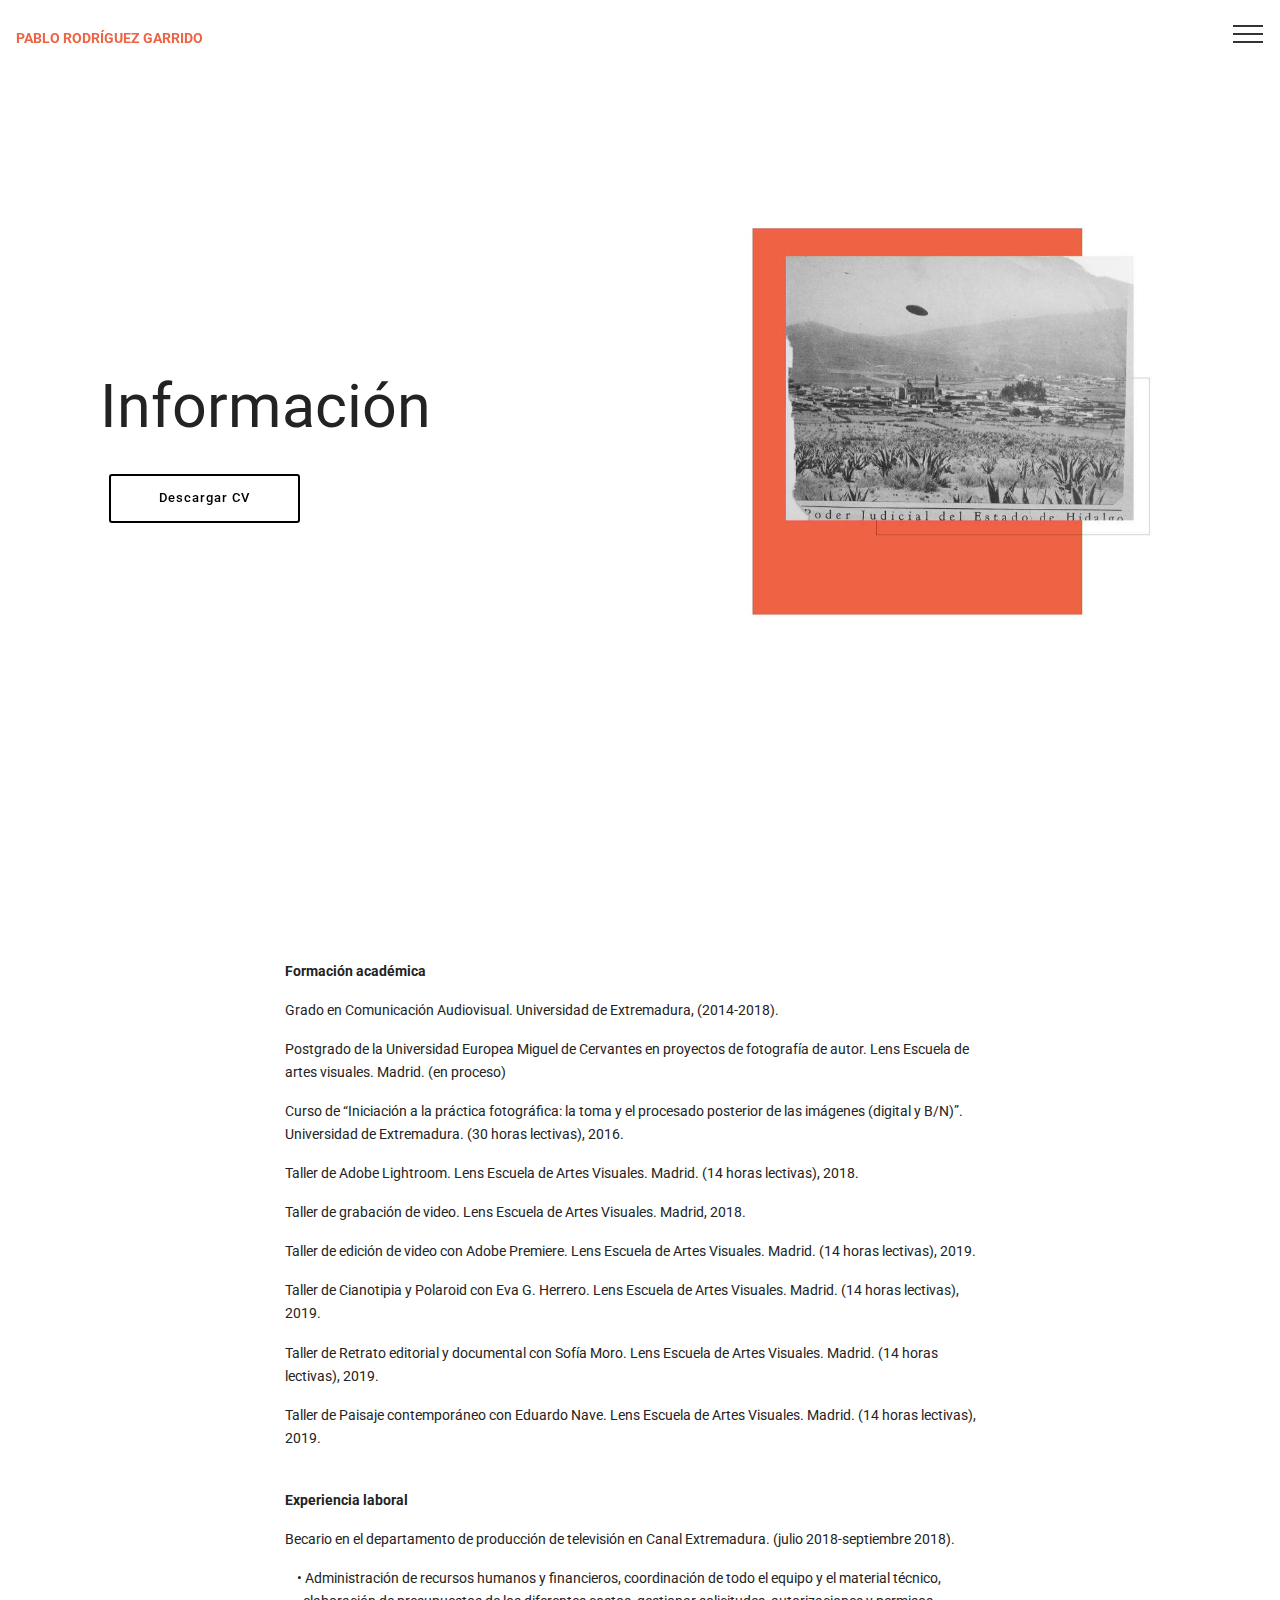
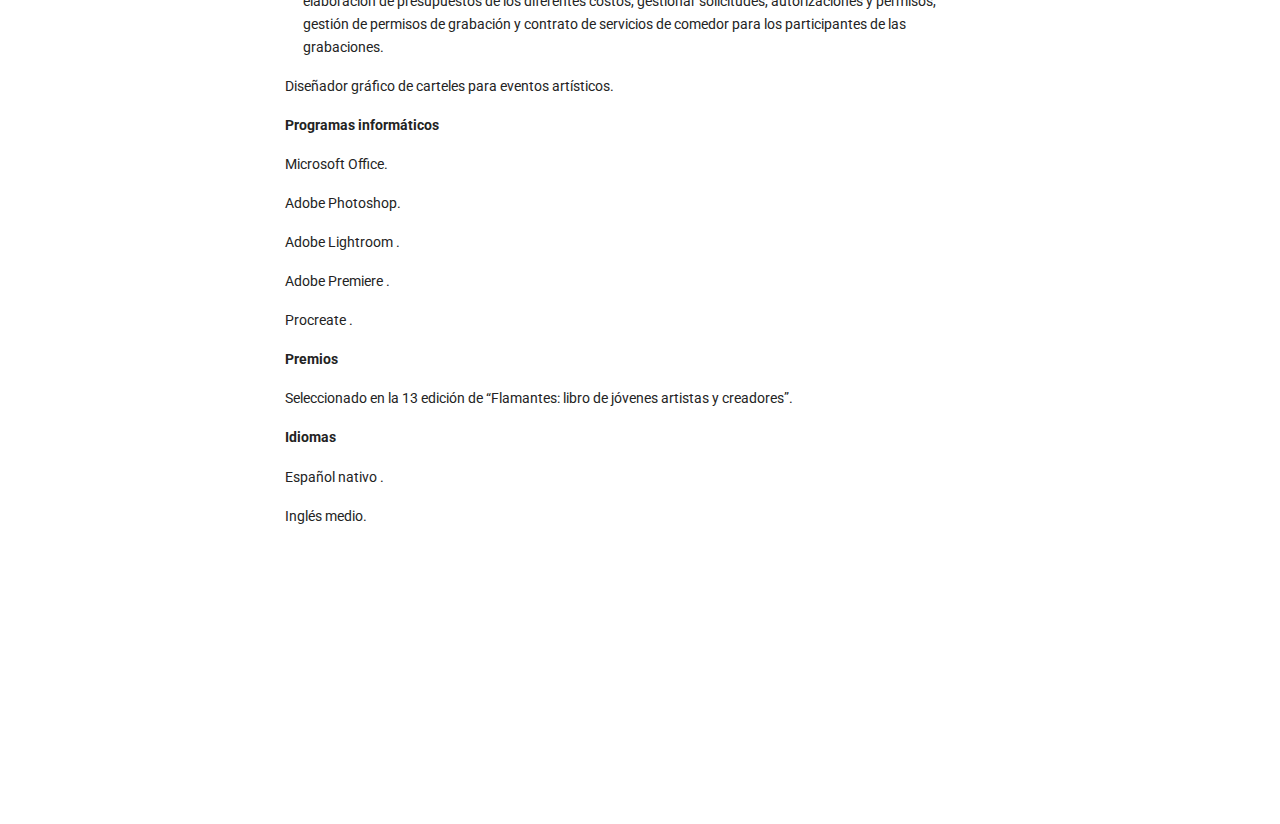
<file: page4.html>
<!DOCTYPE html>
<html >
<head>
  <!-- Site made with Mobirise Website Builder v4.8.10, https://mobirise.com -->
  <meta charset="UTF-8">
  <meta http-equiv="X-UA-Compatible" content="IE=edge">
  <meta name="generator" content="Mobirise v4.8.10, mobirise.com">
  <meta name="viewport" content="width=device-width, initial-scale=1, minimum-scale=1">
  <link rel="shortcut icon" href="assets/images/logo2.png" type="image/x-icon">
  <meta name="description" content="Website Builder Description">
  <title>información</title>
  <link rel="stylesheet" href="assets/web/assets/mobirise-icons/mobirise-icons.css">
  <link rel="stylesheet" href="assets/tether/tether.min.css">
  <link rel="stylesheet" href="assets/bootstrap/css/bootstrap.min.css">
  <link rel="stylesheet" href="assets/bootstrap/css/bootstrap-grid.min.css">
  <link rel="stylesheet" href="assets/bootstrap/css/bootstrap-reboot.min.css">
  <link rel="stylesheet" href="assets/socicon/css/styles.css">
  <link rel="stylesheet" href="assets/dropdown/css/style.css">
  <link rel="stylesheet" href="assets/theme/css/style.css">
  <link rel="stylesheet" href="assets/mobirise/css/mbr-additional.css" type="text/css">
  
  
  
</head>
<body>
  <section class="menu cid-rj7pOyinxz" once="menu" id="menu2-1c">

    

    <nav class="navbar navbar-expand beta-menu navbar-dropdown align-items-center navbar-fixed-top collapsed bg-color transparent">
        <button class="navbar-toggler navbar-toggler-right" type="button" data-toggle="collapse" data-target="#navbarSupportedContent" aria-controls="navbarSupportedContent" aria-expanded="false" aria-label="Toggle navigation">
            <div class="hamburger">
                <span></span>
                <span></span>
                <span></span>
                <span></span>
            </div>
        </button>
        <div class="menu-logo">
            <div class="navbar-brand">
                
                <span class="navbar-caption-wrap"><a class="navbar-caption text-primary display-7" href="index.html#image2-1">PABLO RODRÍGUEZ GARRIDO</a></span>
            </div>
        </div>
        <div class="collapse navbar-collapse" id="navbarSupportedContent">
            <ul class="navbar-nav nav-dropdown nav-right" data-app-modern-menu="true"><li class="nav-item dropdown open">
                    <a class="nav-link link text-black dropdown-toggle display-4" href="page2.html#header9-h" data-toggle="dropdown-submenu" aria-expanded="true">PROYECTOS</a><div class="dropdown-menu"><a class="text-black dropdown-item display-4" href="page5.html#header3-21" aria-expanded="false">REALIDAD DAIMÓNICA</a><a class="text-black dropdown-item display-4" href="page3.html#header3-1j" aria-expanded="false">BRUT</a></div>
                </li><li class="nav-item"><a class="nav-link link text-black display-4" href="page4.html#header9-1g">INFORMACIÓN</a></li>
                <li class="nav-item">
                    <a class="nav-link link text-black display-4" href="page1.html#header15-6">CONTACTO</a>
                </li></ul>
            
        </div>
    </nav>
</section>

<section class="engine"><a href="https://mobirise.info/s">free bootstrap themes</a></section><section class="header9 cid-rj7ZDu47yC mbr-fullscreen mbr-parallax-background" id="header9-1g">

    

    

    <div class="container">
        <div class="media-container-column mbr-white col-md-8">
            <h1 class="mbr-section-title align-left mbr-bold pb-3 mbr-fonts-style display-1"><span style="font-weight: normal;">Información</span></h1>
            
            
            <div class="mbr-section-btn align-left"><a class="btn btn-md btn-black-outline display-4" href="assets/files/CV_pablo_.pdf" target="_blank">Descargar CV</a></div>
        </div>
    </div>

    
</section>

<section class="mbr-section article content1 cid-rj7ZAVkGZN" id="content1-1f">
    
     

    <div class="container">
        <div class="media-container-row">
            <div class="mbr-text col-12 col-md-8 mbr-fonts-style display-7"><p><strong>Formación académica</strong></p><p>Grado en Comunicación Audiovisual. Universidad de Extremadura, (2014-2018).
</p><p>Postgrado de la Universidad Europea Miguel de Cervantes en proyectos de fotografía de autor.&nbsp;<span style="font-size: 0.9rem;">Lens Escuela de artes visuales. Madrid. (en proceso)</span></p><p>Curso de “Iniciación a la práctica fotográfica: la toma y el procesado posterior de las imágenes (digital y B/N)”. Universidad de Extremadura. (30 horas lectivas), 2016.</p><p>Taller de Adobe Lightroom. Lens Escuela de Artes Visuales. Madrid. (14 horas lectivas),&nbsp;<span style="font-size: 0.9rem;">2018.</span></p><p><span style="font-size: 0.9rem;">Taller de grabación de video. Lens Escuela de Artes Visuales. Madrid, 2018.</span></p><p><span style="font-size: 0.9rem;">Taller de edición de video con Adobe Premiere. Lens Escuela de Artes Visuales. Madrid. (14 horas lectivas), 2019.</span></p><p><span style="font-size: 0.9rem;">Taller de Cianotipia y Polaroid con Eva G. Herrero. Lens Escuela de Artes Visuales. Madrid. (14 horas lectivas), 2019.</span></p><p><span style="font-size: 0.9rem;">
Taller de Retrato editorial y documental con Sofía Moro. Lens Escuela de Artes Visuales. Madrid. (14 horas lectivas), 2019.</span></p><p><span style="font-size: 0.9rem;">
Taller de Paisaje contemporáneo con Eduardo Nave. Lens Escuela de Artes Visuales. Madrid. (14 horas lectivas), 2019.&nbsp;</span></p><p><span style="font-size: 0.9rem;"><br></span><strong>Experiencia laboral</strong></p><p>Becario en el departamento de producción de televisión en Canal Extremadura. (julio 2018-septiembre 2018).</p><p>&nbsp; &nbsp; •	Administración de recursos humanos y financieros, coordinación de todo el equipo y el material técnico, &nbsp;&nbsp;&nbsp;&nbsp;&nbsp;&nbsp;elaboración de presupuestos de los diferentes costos, gestionar solicitudes, autorizaciones y permisos, &nbsp;&nbsp;&nbsp;&nbsp;&nbsp;&nbsp;gestión de permisos de grabación y contrato de servicios de comedor para los participantes de las &nbsp;&nbsp;&nbsp;&nbsp;&nbsp;&nbsp;grabaciones.</p><p>Diseñador gráfico de carteles para eventos artísticos.</p><p><strong>Programas informáticos</strong></p><p>Microsoft Office.</p><p>
Adobe Photoshop.
</p><p>Adobe Lightroom
.</p><p>Adobe Premiere
.</p><p>Procreate
.</p><p><strong>Premios&nbsp;</strong></p><p>Seleccionado en la 13 edición de “Flamantes: libro de jóvenes artistas y creadores”.</p><p><strong>Idiomas</strong></p><p>Español nativo . </p><p>
Inglés medio.
</p><p><br></p></div>
        </div>
    </div>
</section>

<section once="" class="cid-rj7wAOIOdV mbr-reveal" id="footer7-1d">

    

    

    <div class="container">
        <div class="media-container-row align-center mbr-white">
            <div class="row row-links">
                <ul class="foot-menu">
                    
                    
                    
                    
                    
                <li class="foot-menu-item mbr-fonts-style display-7"><strong><a href="mailto:pablorodriguezgarrido@gmail.com">Pablo Rodríguez Garrido</a></strong></li><li class="foot-menu-item mbr-fonts-style display-7"><strong><a href="page2.html#header9-h">Proyecto</a></strong></li><li class="foot-menu-item mbr-fonts-style display-7"><strong><a href="page1.html#header15-6">Contacto</a></strong></li></ul>
            </div>
            
            <div class="row row-copirayt">
                <p class="mbr-text mb-0 mbr-fonts-style mbr-white align-center display-7">
                    © Copyright 2019 Pablo Rodríguez Garrido&nbsp;</p>
            </div>
        </div>
    </div>
</section>


  <script src="assets/web/assets/jquery/jquery.min.js"></script>
  <script src="assets/popper/popper.min.js"></script>
  <script src="assets/tether/tether.min.js"></script>
  <script src="assets/bootstrap/js/bootstrap.min.js"></script>
  <script src="assets/parallax/jarallax.min.js"></script>
  <script src="assets/dropdown/js/script.min.js"></script>
  <script src="assets/touchswipe/jquery.touch-swipe.min.js"></script>
  <script src="assets/smoothscroll/smooth-scroll.js"></script>
  <script src="assets/theme/js/script.js"></script>
  
  
</body>
</html>
</file>
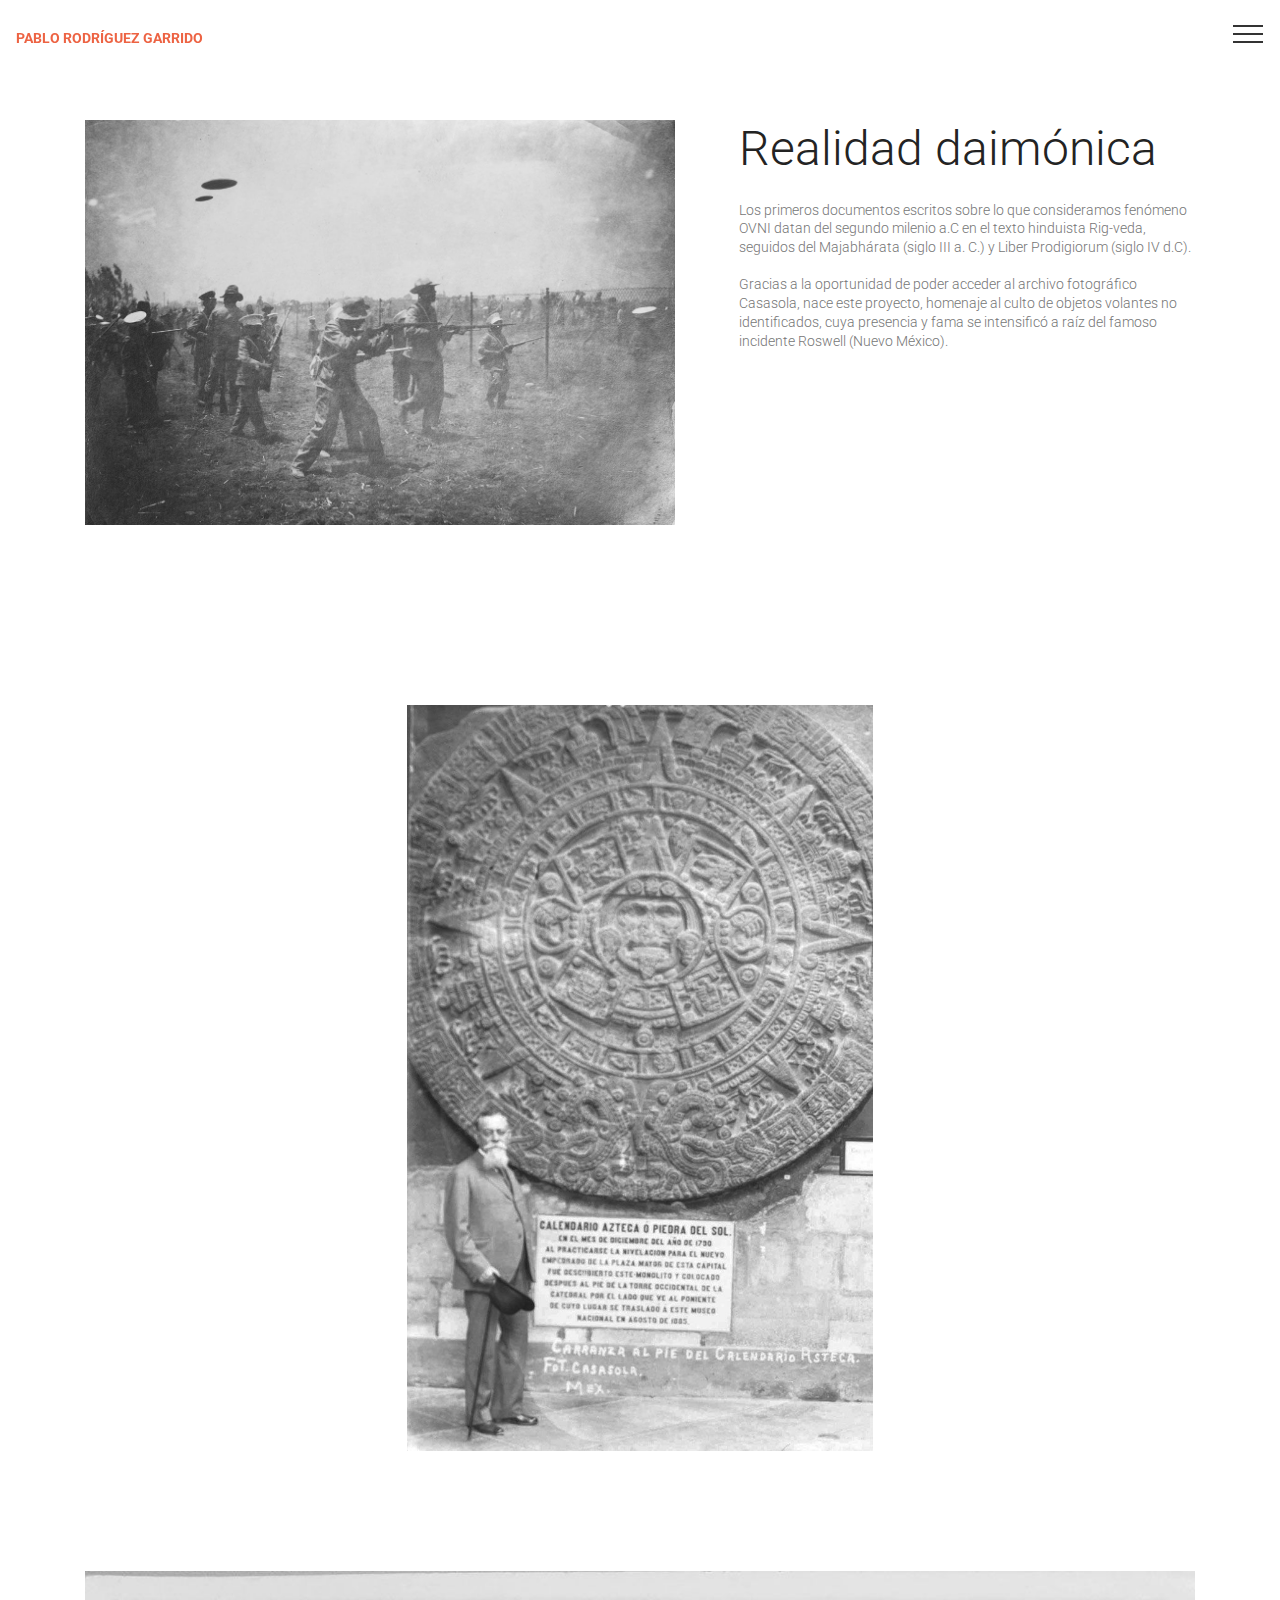
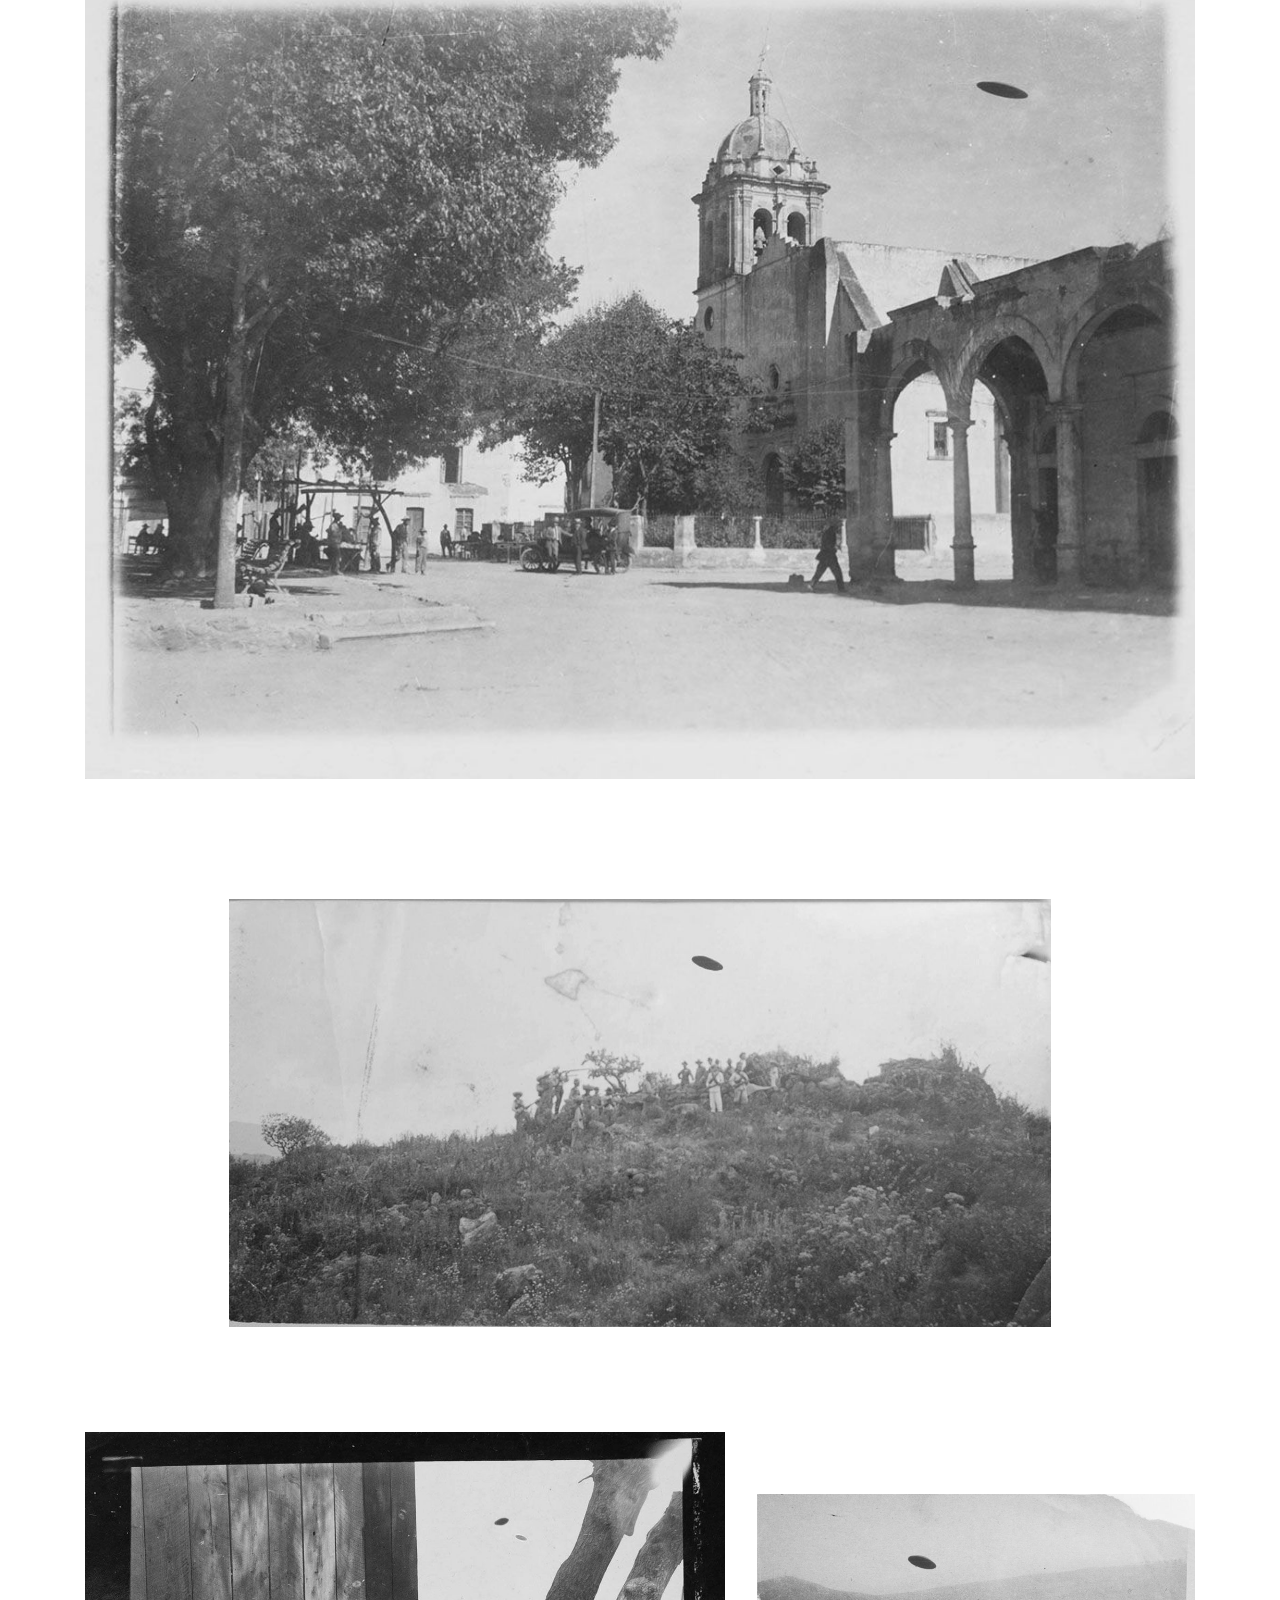
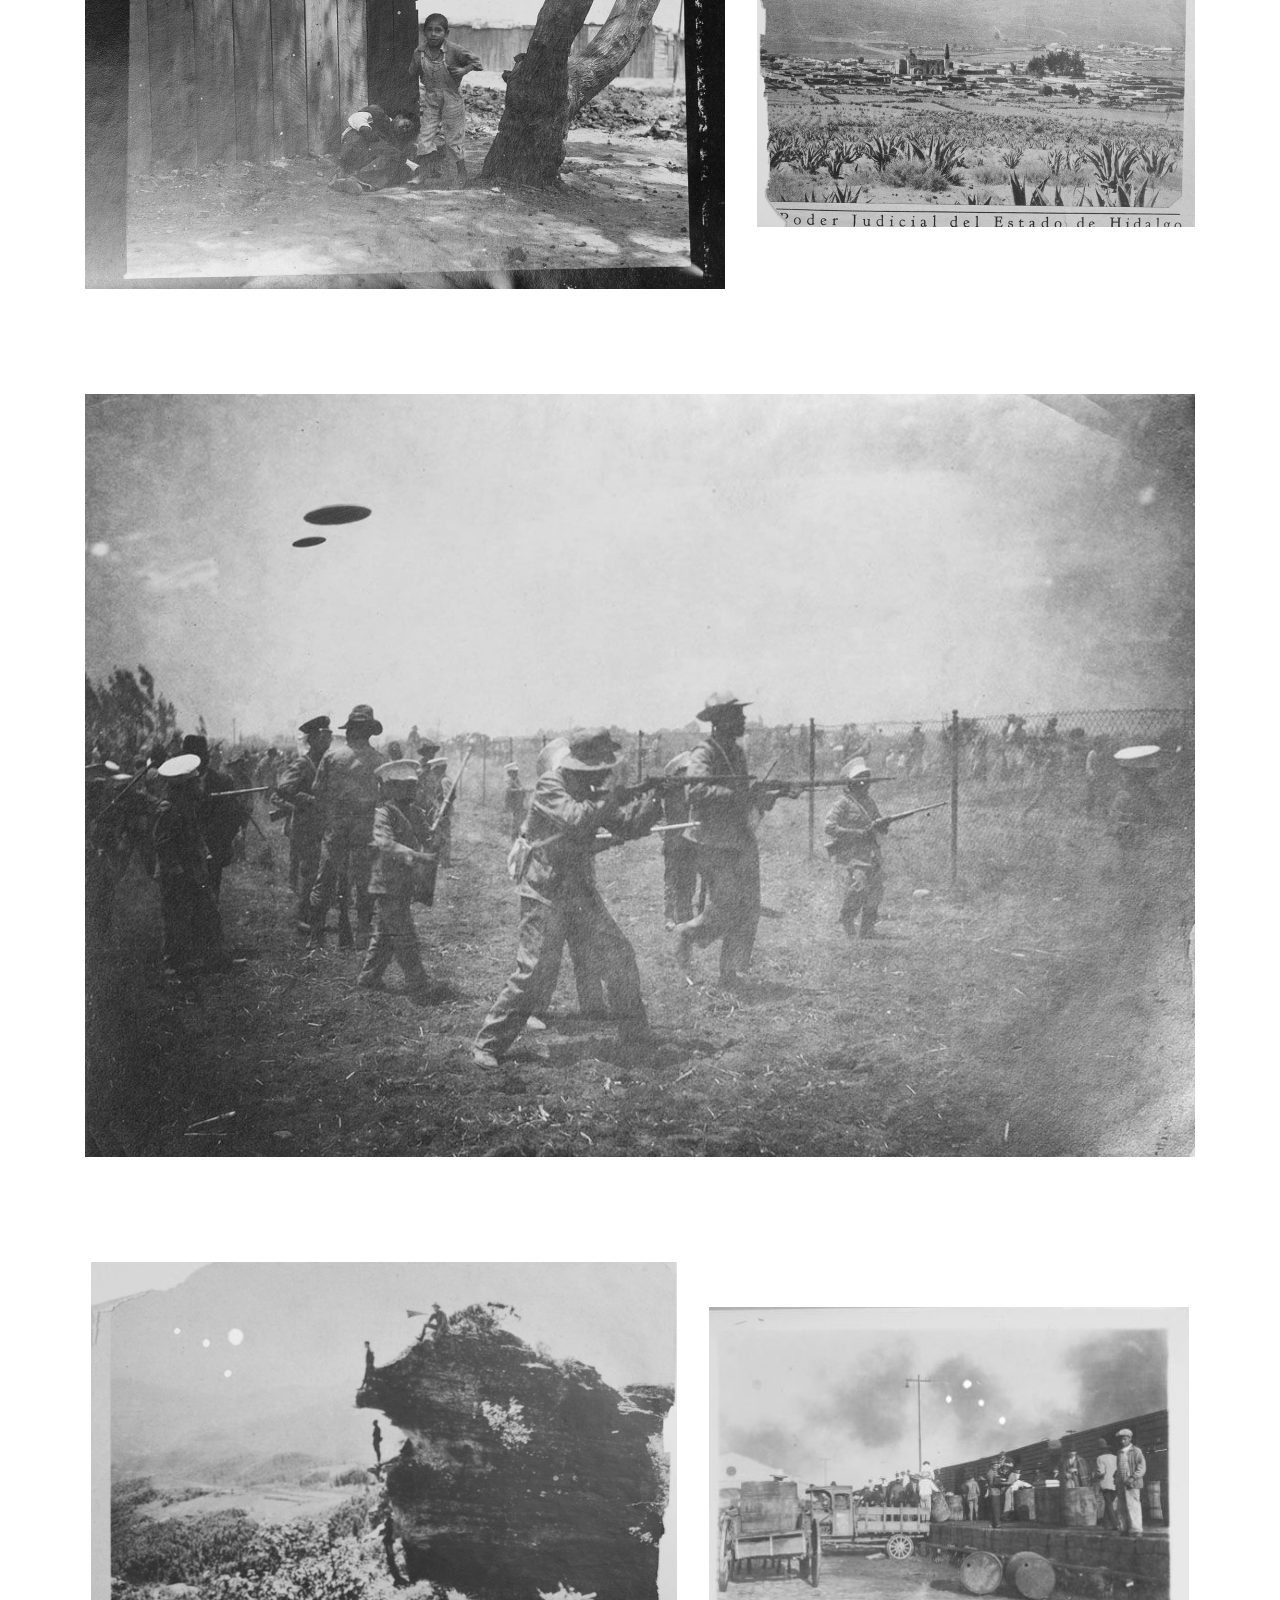
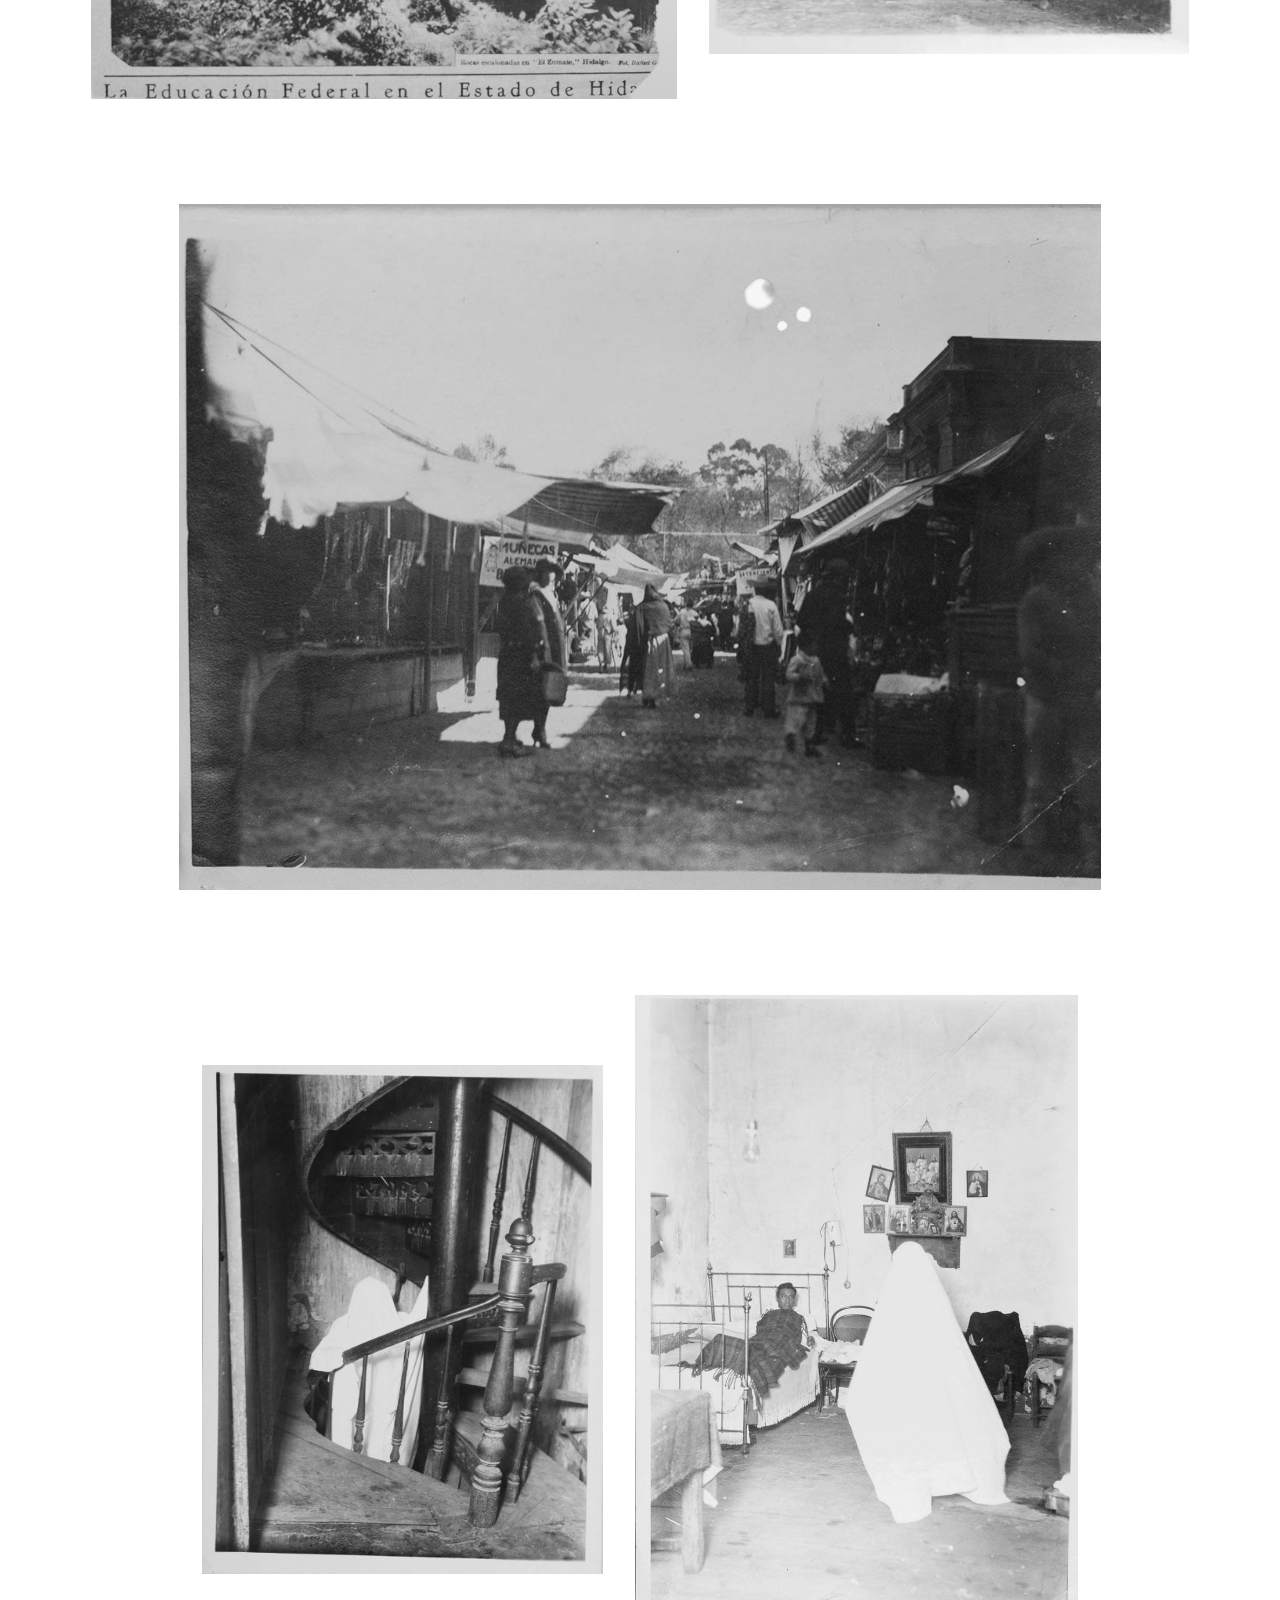
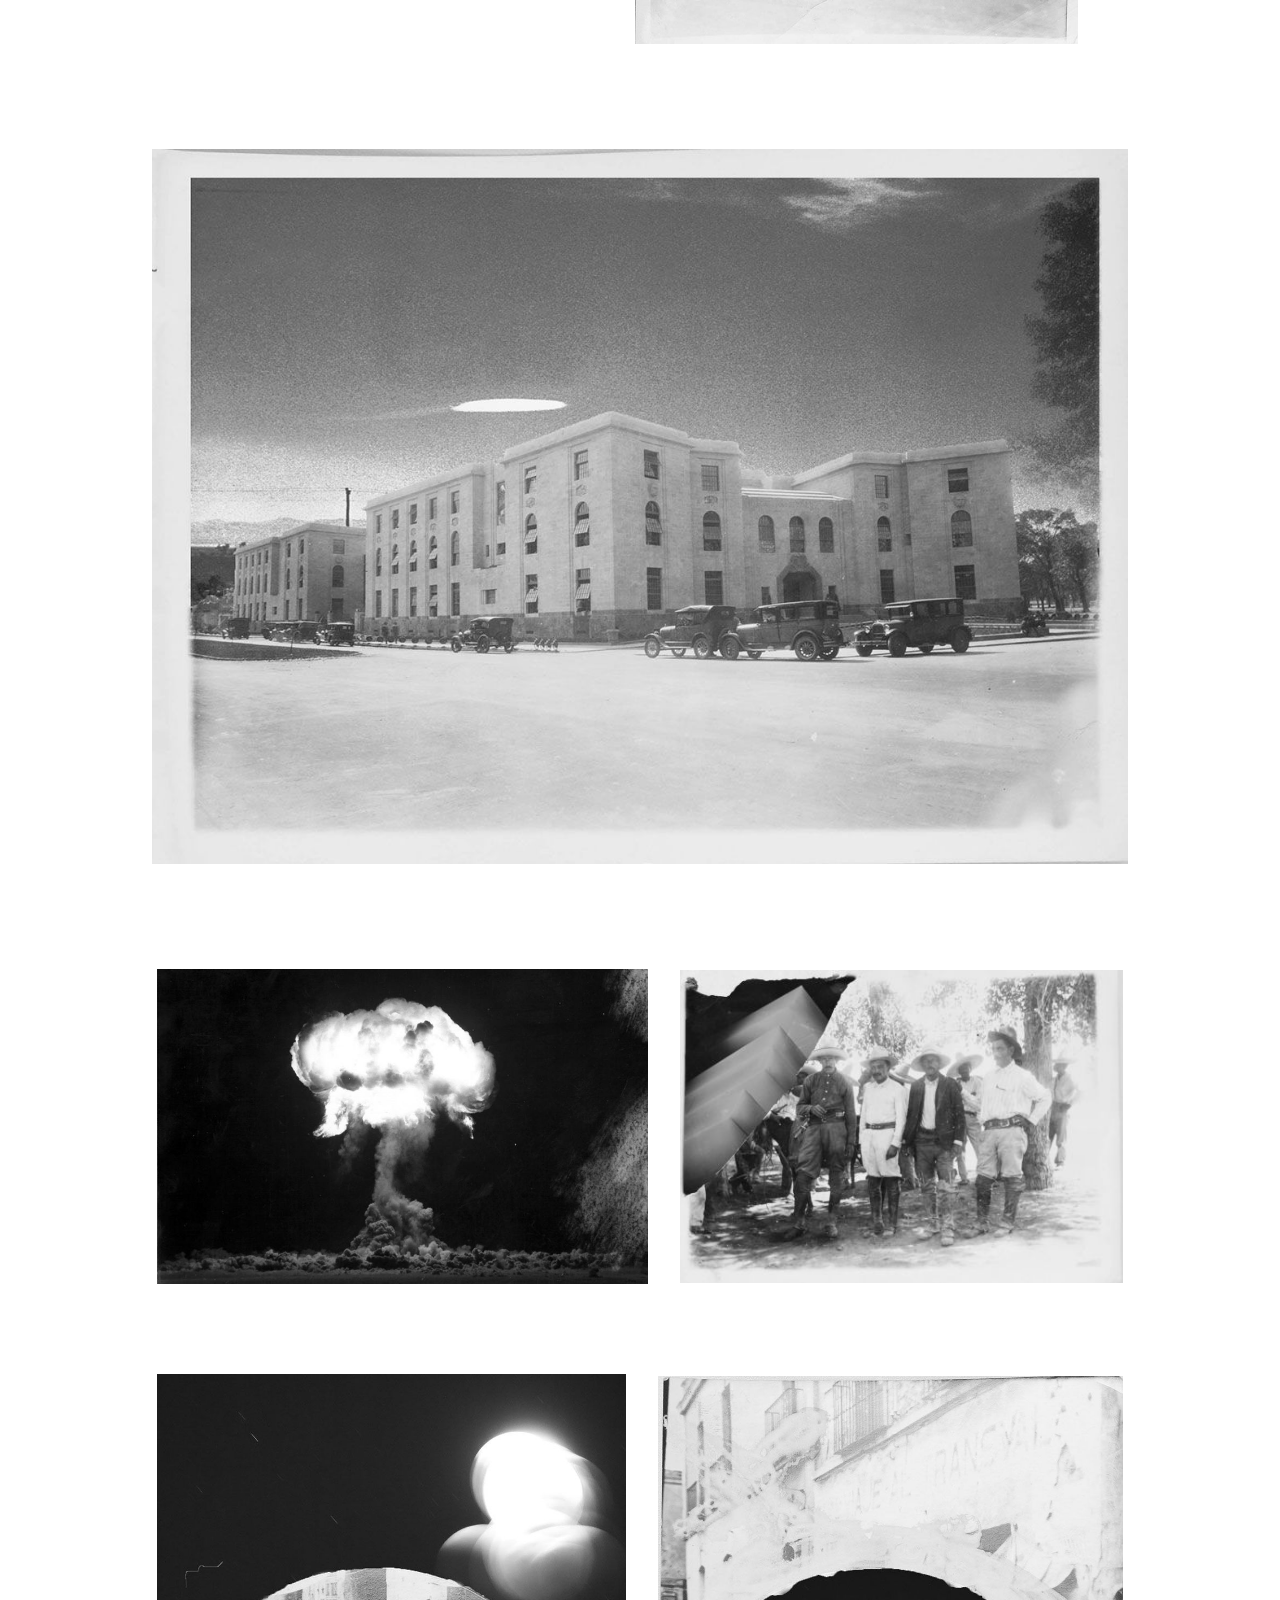
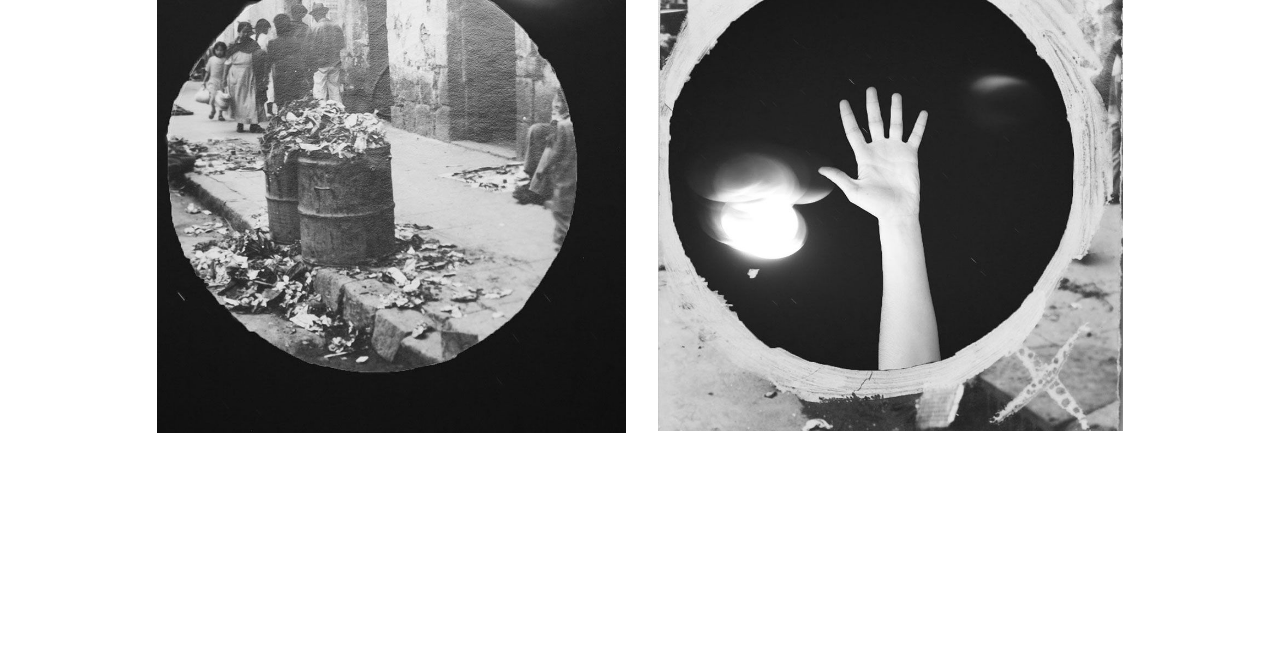
<file: page5.html>
<!DOCTYPE html>
<html >
<head>
  <!-- Site made with Mobirise Website Builder v4.8.10, https://mobirise.com -->
  <meta charset="UTF-8">
  <meta http-equiv="X-UA-Compatible" content="IE=edge">
  <meta name="generator" content="Mobirise v4.8.10, mobirise.com">
  <meta name="viewport" content="width=device-width, initial-scale=1, minimum-scale=1">
  <link rel="shortcut icon" href="assets/images/logo2.png" type="image/x-icon">
  <meta name="description" content="Website Maker Description">
  <title>Realidad daimónica</title>
  <link rel="stylesheet" href="assets/web/assets/mobirise-icons/mobirise-icons.css">
  <link rel="stylesheet" href="assets/tether/tether.min.css">
  <link rel="stylesheet" href="assets/bootstrap/css/bootstrap.min.css">
  <link rel="stylesheet" href="assets/bootstrap/css/bootstrap-grid.min.css">
  <link rel="stylesheet" href="assets/bootstrap/css/bootstrap-reboot.min.css">
  <link rel="stylesheet" href="assets/dropdown/css/style.css">
  <link rel="stylesheet" href="assets/socicon/css/styles.css">
  <link rel="stylesheet" href="assets/theme/css/style.css">
  <link rel="stylesheet" href="assets/mobirise/css/mbr-additional.css" type="text/css">
  
  
  
</head>
<body>
  <section class="menu cid-rj7pOyinxz" once="menu" id="menu2-1k">

    

    <nav class="navbar navbar-expand beta-menu navbar-dropdown align-items-center navbar-fixed-top collapsed bg-color transparent">
        <button class="navbar-toggler navbar-toggler-right" type="button" data-toggle="collapse" data-target="#navbarSupportedContent" aria-controls="navbarSupportedContent" aria-expanded="false" aria-label="Toggle navigation">
            <div class="hamburger">
                <span></span>
                <span></span>
                <span></span>
                <span></span>
            </div>
        </button>
        <div class="menu-logo">
            <div class="navbar-brand">
                
                <span class="navbar-caption-wrap"><a class="navbar-caption text-primary display-7" href="index.html#image2-1">PABLO RODRÍGUEZ GARRIDO</a></span>
            </div>
        </div>
        <div class="collapse navbar-collapse" id="navbarSupportedContent">
            <ul class="navbar-nav nav-dropdown nav-right" data-app-modern-menu="true"><li class="nav-item dropdown open">
                    <a class="nav-link link text-black dropdown-toggle display-4" href="page2.html#header9-h" data-toggle="dropdown-submenu" aria-expanded="true">PROYECTOS</a><div class="dropdown-menu"><a class="text-black dropdown-item display-4" href="page5.html#header3-21" aria-expanded="false">REALIDAD DAIMÓNICA</a><a class="text-black dropdown-item display-4" href="page3.html#header3-1j" aria-expanded="false">BRUT</a></div>
                </li><li class="nav-item"><a class="nav-link link text-black display-4" href="page4.html#header9-1g">INFORMACIÓN</a></li>
                <li class="nav-item">
                    <a class="nav-link link text-black display-4" href="page1.html#header15-6">CONTACTO</a>
                </li></ul>
            
        </div>
    </nav>
</section>

<section class="engine"><a href="https://mobirise.info/c">web builder</a></section><section class="header3 cid-rjb00NwjqI" id="header3-21">

    

    

    <div class="container">
        <div class="media-container-row">
            <div class="mbr-figure" style="width: 135%;">
                <img src="assets/images/6-1200x825.jpg" alt="Mobirise" title="">
            </div>

            <div class="media-content">
                <h1 class="mbr-section-title mbr-white pb-3 mbr-fonts-style display-2">Realidad daimónica</h1>
                <h3 class="mbr-section-subtitle align-left mbr-white mbr-light pb-3 mbr-fonts-style display-7">Los primeros documentos escritos sobre lo que consideramos fenómeno OVNI datan del segundo milenio a.C en el texto hinduista Rig-veda, seguidos del Majabhárata (siglo III a. C.) y Liber Prodigiorum (siglo IV d.C).<div><br></div><div>Gracias a la oportunidad de poder acceder al archivo fotográfico Casasola, nace este proyecto, homenaje al culto de objetos volantes no identificados, cuya presencia y fama se intensificó a raíz del famoso incidente Roswell (Nuevo México).</div></h3>
                <div class="mbr-section-text mbr-white pb-3 ">
                    
                </div>
                
            </div>
        </div>
    </div>

</section>

<section class="cid-rjb4vLWjoX" id="image1-2f">

    

    <figure class="mbr-figure container">
            <div class="image-block" style="width: 42%;">
                <img src="assets/images/0-750x1200.jpg" width="1400" alt="Mobirise" title="">
                
            </div>
    </figure>
</section>

<section class="cid-rjb0L9XEFK" id="image1-22">

    

    <figure class="mbr-figure container">
            <div class="image-block" style="width: 100%;">
                <img src="assets/images/2-1200x873.jpg" width="1400" alt="Mobirise" title="">
                
            </div>
    </figure>
</section>

<section class="cid-rjb1QRaHm2" id="image1-2b">

    

    <figure class="mbr-figure container">
            <div class="image-block" style="width: 74%;">
                <img src="assets/images/4-1200x626.jpg" width="1400" alt="Mobirise" title="">
                
            </div>
    </figure>
</section>

<section class="cid-rjb0MLMLk4" id="content15-24">
    
    <div class="container">
            <div class="media-container-row" style="width: 100%;">
                <div class="img-item item1" style="width: 149%;">
                    <div class="img-cont">
                        <img src="assets/images/5-1200x856.jpg" alt="" title="">
                        
                    </div>

                </div>
                <div class="img-item">
                    <div class="img-cont">
                        <img src="assets/images/5.5-876x666.jpg" alt="" title="">
                        
                    </div>
                </div>
            </div>
    </div>
</section>

<section class="cid-rjb0OlnPru" id="image1-25">

    

    <figure class="mbr-figure container">
            <div class="image-block" style="width: 100%;">
                <img src="assets/images/6-1200x825.jpg" width="1400" alt="Mobirise" title="">
                
            </div>
    </figure>
</section>

<section class="cid-rjb0PhxBcH" id="content13-26">
    
    <div class="container">
            <div class="media-container-row" style="width: 99%;">
                <div class="img-item item1" style="width: 125%;">
                    <img src="assets/images/7-924x688.jpg" alt="" title="">
                    
                </div>
                <div class="img-item">
                    <img src="assets/images/75-478x345.jpg" alt="" title="">
                    
                </div>
            </div>
    </div>
</section>

<section class="cid-rjb0PMbL2E" id="image1-27">

    

    <figure class="mbr-figure container">
            <div class="image-block" style="width: 83%;">
                <img src="assets/images/8-1200x894.jpg" width="1400" alt="Mobirise" title="">
                
            </div>
    </figure>
</section>

<section class="cid-rjb0QFKSLN" id="content15-28">
    
    <div class="container">
            <div class="media-container-row" style="width: 79%;">
                <div class="img-item item1" style="width: 94%;">
                    <div class="img-cont">
                        <img src="assets/images/11-512x649.jpg" alt="" title="">
                        
                    </div>

                </div>
                <div class="img-item">
                    <div class="img-cont">
                        <img src="assets/images/12-821x1200.jpg" alt="" title="">
                        
                    </div>
                </div>
            </div>
    </div>
</section>

<section class="cid-rjb0Rh3JUJ" id="image1-29">

    

    <figure class="mbr-figure container">
            <div class="image-block" style="width: 88%;">
                <img src="assets/images/13-1200x879.jpg" width="1400" alt="Mobirise" title="">
                
            </div>
    </figure>
</section>

<section class="cid-rjb3k0D0Ri" id="content13-2c">
    
    <div class="container">
            <div class="media-container-row" style="width: 87%;">
                <div class="img-item item1" style="width: 114%;">
                    <img src="assets/images/14-924x592.jpg" alt="" title="">
                    
                </div>
                <div class="img-item">
                    <img src="assets/images/16-478x337.jpg" alt="" title="">
                    
                </div>
            </div>
    </div>
</section>

<section class="cid-rjj3oiyV5F" id="image4-2n">
    <!-- Block parameters controls (Blue "Gear" panel) -->
    
    <!-- End block parameters -->
    <div class="container images-container">
            <div class="media-container-row" style="width: 87%;">
                <div class="img-item item1" style="width: 104%;">
                    <img src="assets/images/17-852x1200.jpg" alt="" title="">
                    
                </div>
                <div class="img-item">
                    <img src="assets/images/18-852x1200.jpg" alt="" title="">
                    
                </div>
            </div>
    </div>
</section>

<section once="" class="cid-rj7wAOIOdV mbr-reveal" id="footer7-1l">

    

    

    <div class="container">
        <div class="media-container-row align-center mbr-white">
            <div class="row row-links">
                <ul class="foot-menu">
                    
                    
                    
                    
                    
                <li class="foot-menu-item mbr-fonts-style display-7"><strong><a href="mailto:pablorodriguezgarrido@gmail.com">Pablo Rodríguez Garrido</a></strong></li><li class="foot-menu-item mbr-fonts-style display-7"><strong><a href="page2.html#header9-h">Proyecto</a></strong></li><li class="foot-menu-item mbr-fonts-style display-7"><strong><a href="page1.html#header15-6">Contacto</a></strong></li></ul>
            </div>
            
            <div class="row row-copirayt">
                <p class="mbr-text mb-0 mbr-fonts-style mbr-white align-center display-7">
                    © Copyright 2019 Pablo Rodríguez Garrido&nbsp;</p>
            </div>
        </div>
    </div>
</section>


  <script src="assets/web/assets/jquery/jquery.min.js"></script>
  <script src="assets/popper/popper.min.js"></script>
  <script src="assets/tether/tether.min.js"></script>
  <script src="assets/bootstrap/js/bootstrap.min.js"></script>
  <script src="assets/smoothscroll/smooth-scroll.js"></script>
  <script src="assets/dropdown/js/script.min.js"></script>
  <script src="assets/touchswipe/jquery.touch-swipe.min.js"></script>
  <script src="assets/theme/js/script.js"></script>
  
  
</body>
</html>
</file>
<file: assets/web/assets/mobirise-icons/mobirise-icons.css>
@font-face {
  font-family: 'MobiriseIcons';
  src:  url('mobirise-icons.eot?spat4u');
  src:  url('mobirise-icons.eot?spat4u#iefix') format('embedded-opentype'),
    url('mobirise-icons.ttf?spat4u') format('truetype'),
    url('mobirise-icons.woff?spat4u') format('woff'),
    url('mobirise-icons.svg?spat4u#MobiriseIcons') format('svg');
  font-weight: normal;
  font-style: normal;
}

[class^="mbri-"], [class*=" mbri-"] {
  /* use !important to prevent issues with browser extensions that change fonts */
  font-family: MobiriseIcons !important;
  speak: none;
  font-style: normal;
  font-weight: normal;
  font-variant: normal;
  text-transform: none;
  line-height: 1;

  /* Better Font Rendering =========== */
  -webkit-font-smoothing: antialiased;
  -moz-osx-font-smoothing: grayscale;
}

.mbri-add-submenu:before {
  content: "\e900";
}
.mbri-alert:before {
  content: "\e901";
}
.mbri-align-center:before {
  content: "\e902";
}
.mbri-align-justify:before {
  content: "\e903";
}
.mbri-align-left:before {
  content: "\e904";
}
.mbri-align-right:before {
  content: "\e905";
}
.mbri-android:before {
  content: "\e906";
}
.mbri-apple:before {
  content: "\e907";
}
.mbri-arrow-down:before {
  content: "\e908";
}
.mbri-arrow-next:before {
  content: "\e909";
}
.mbri-arrow-prev:before {
  content: "\e90a";
}
.mbri-arrow-up:before {
  content: "\e90b";
}
.mbri-bold:before {
  content: "\e90c";
}
.mbri-bookmark:before {
  content: "\e90d";
}
.mbri-bootstrap:before {
  content: "\e90e";
}
.mbri-briefcase:before {
  content: "\e90f";
}
.mbri-browse:before {
  content: "\e910";
}
.mbri-bulleted-list:before {
  content: "\e911";
}
.mbri-calendar:before {
  content: "\e912";
}
.mbri-camera:before {
  content: "\e913";
}
.mbri-cart-add:before {
  content: "\e914";
}
.mbri-cart-full:before {
  content: "\e915";
}
.mbri-cash:before {
  content: "\e916";
}
.mbri-change-style:before {
  content: "\e917";
}
.mbri-chat:before {
  content: "\e918";
}
.mbri-clock:before {
  content: "\e919";
}
.mbri-close:before {
  content: "\e91a";
}
.mbri-cloud:before {
  content: "\e91b";
}
.mbri-code:before {
  content: "\e91c";
}
.mbri-contact-form:before {
  content: "\e91d";
}
.mbri-credit-card:before {
  content: "\e91e";
}
.mbri-cursor-click:before {
  content: "\e91f";
}
.mbri-cust-feedback:before {
  content: "\e920";
}
.mbri-database:before {
  content: "\e921";
}
.mbri-delivery:before {
  content: "\e922";
}
.mbri-desktop:before {
  content: "\e923";
}
.mbri-devices:before {
  content: "\e924";
}
.mbri-down:before {
  content: "\e925";
}
.mbri-download:before {
  content: "\e989";
}
.mbri-drag-n-drop:before {
  content: "\e927";
}
.mbri-drag-n-drop2:before {
  content: "\e928";
}
.mbri-edit:before {
  content: "\e929";
}
.mbri-edit2:before {
  content: "\e92a";
}
.mbri-error:before {
  content: "\e92b";
}
.mbri-extension:before {
  content: "\e92c";
}
.mbri-features:before {
  content: "\e92d";
}
.mbri-file:before {
  content: "\e92e";
}
.mbri-flag:before {
  content: "\e92f";
}
.mbri-folder:before {
  content: "\e930";
}
.mbri-gift:before {
  content: "\e931";
}
.mbri-github:before {
  content: "\e932";
}
.mbri-globe:before {
  content: "\e933";
}
.mbri-globe-2:before {
  content: "\e934";
}
.mbri-growing-chart:before {
  content: "\e935";
}
.mbri-hearth:before {
  content: "\e936";
}
.mbri-help:before {
  content: "\e937";
}
.mbri-home:before {
  content: "\e938";
}
.mbri-hot-cup:before {
  content: "\e939";
}
.mbri-idea:before {
  content: "\e93a";
}
.mbri-image-gallery:before {
  content: "\e93b";
}
.mbri-image-slider:before {
  content: "\e93c";
}
.mbri-info:before {
  content: "\e93d";
}
.mbri-italic:before {
  content: "\e93e";
}
.mbri-key:before {
  content: "\e93f";
}
.mbri-laptop:before {
  content: "\e940";
}
.mbri-layers:before {
  content: "\e941";
}
.mbri-left-right:before {
  content: "\e942";
}
.mbri-left:before {
  content: "\e943";
}
.mbri-letter:before {
  content: "\e944";
}
.mbri-like:before {
  content: "\e945";
}
.mbri-link:before {
  content: "\e946";
}
.mbri-lock:before {
  content: "\e947";
}
.mbri-login:before {
  content: "\e948";
}
.mbri-logout:before {
  content: "\e949";
}
.mbri-magic-stick:before {
  content: "\e94a";
}
.mbri-map-pin:before {
  content: "\e94b";
}
.mbri-menu:before {
  content: "\e94c";
}
.mbri-mobile:before {
  content: "\e94d";
}
.mbri-mobile2:before {
  content: "\e94e";
}
.mbri-mobirise:before {
  content: "\e94f";
}
.mbri-more-horizontal:before {
  content: "\e950";
}
.mbri-more-vertical:before {
  content: "\e951";
}
.mbri-music:before {
  content: "\e952";
}
.mbri-new-file:before {
  content: "\e953";
}
.mbri-numbered-list:before {
  content: "\e954";
}
.mbri-opened-folder:before {
  content: "\e955";
}
.mbri-pages:before {
  content: "\e956";
}
.mbri-paper-plane:before {
  content: "\e957";
}
.mbri-paperclip:before {
  content: "\e958";
}
.mbri-photo:before {
  content: "\e959";
}
.mbri-photos:before {
  content: "\e95a";
}
.mbri-pin:before {
  content: "\e95b";
}
.mbri-play:before {
  content: "\e95c";
}
.mbri-plus:before {
  content: "\e95d";
}
.mbri-preview:before {
  content: "\e95e";
}
.mbri-print:before {
  content: "\e95f";
}
.mbri-protect:before {
  content: "\e960";
}
.mbri-question:before {
  content: "\e961";
}
.mbri-quote-left:before {
  content: "\e962";
}
.mbri-quote-right:before {
  content: "\e963";
}
.mbri-refresh:before {
  content: "\e964";
}
.mbri-responsive:before {
  content: "\e965";
}
.mbri-right:before {
  content: "\e966";
}
.mbri-rocket:before {
  content: "\e967";
}
.mbri-sad-face:before {
  content: "\e968";
}
.mbri-sale:before {
  content: "\e969";
}
.mbri-save:before {
  content: "\e96a";
}
.mbri-search:before {
  content: "\e96b";
}
.mbri-setting:before {
  content: "\e96c";
}
.mbri-setting2:before {
  content: "\e96d";
}
.mbri-setting3:before {
  content: "\e96e";
}
.mbri-share:before {
  content: "\e96f";
}
.mbri-shopping-bag:before {
  content: "\e970";
}
.mbri-shopping-basket:before {
  content: "\e971";
}
.mbri-shopping-cart:before {
  content: "\e972";
}
.mbri-sites:before {
  content: "\e973";
}
.mbri-smile-face:before {
  content: "\e974";
}
.mbri-speed:before {
  content: "\e975";
}
.mbri-star:before {
  content: "\e976";
}
.mbri-success:before {
  content: "\e977";
}
.mbri-sun:before {
  content: "\e978";
}
.mbri-sun2:before {
  content: "\e979";
}
.mbri-tablet:before {
  content: "\e97a";
}
.mbri-tablet-vertical:before {
  content: "\e97b";
}
.mbri-target:before {
  content: "\e97c";
}
.mbri-timer:before {
  content: "\e97d";
}
.mbri-to-ftp:before {
  content: "\e97e";
}
.mbri-to-local-drive:before {
  content: "\e97f";
}
.mbri-touch-swipe:before {
  content: "\e980";
}
.mbri-touch:before {
  content: "\e981";
}
.mbri-trash:before {
  content: "\e982";
}
.mbri-underline:before {
  content: "\e983";
}
.mbri-unlink:before {
  content: "\e984";
}
.mbri-unlock:before {
  content: "\e985";
}
.mbri-up-down:before {
  content: "\e986";
}
.mbri-up:before {
  content: "\e987";
}
.mbri-update:before {
  content: "\e988";
}
.mbri-upload:before {
 content: "\e926"; 
}
.mbri-user:before {
  content: "\e98a";
}
.mbri-user2:before {
  content: "\e98b";
}
.mbri-users:before {
  content: "\e98c";
}
.mbri-video:before {
  content: "\e98d";
}
.mbri-video-play:before {
  content: "\e98e";
}
.mbri-watch:before {
  content: "\e98f";
}
.mbri-website-theme:before {
  content: "\e990";
}
.mbri-wifi:before {
  content: "\e991";
}
.mbri-windows:before {
  content: "\e992";
}
.mbri-zoom-out:before {
  content: "\e993";
}
.mbri-redo:before {
  content: "\e994";
}
.mbri-undo:before {
  content: "\e995";
}
</file>
<file: assets/dropdown/css/style.css>
.navbar-dropdown {
  left: 0;
  padding: 0;
  position: absolute;
  right: 0;
  top: 0;
  transition: all 0.45s ease;
  z-index: 1030;
  background: #282828; }
  .navbar-dropdown .navbar-logo {
    margin-right: 0.8rem;
    transition: margin 0.3s ease-in-out;
    vertical-align: middle; }
    .navbar-dropdown .navbar-logo img {
      height: 3.125rem;
      transition: all 0.3s ease-in-out; }
    .navbar-dropdown .navbar-logo.mbr-iconfont {
      font-size: 3.125rem;
      line-height: 3.125rem; }
  .navbar-dropdown .navbar-caption {
    font-weight: 700;
    white-space: normal;
    vertical-align: -4px;
    line-height: 3.125rem !important; }
    .navbar-dropdown .navbar-caption, .navbar-dropdown .navbar-caption:hover {
      color: inherit;
      text-decoration: none; }
  .navbar-dropdown .mbr-iconfont + .navbar-caption {
    vertical-align: -1px; }
  .navbar-dropdown.navbar-fixed-top {
    position: fixed; }
  .navbar-dropdown .navbar-brand span {
    vertical-align: -4px; }
  .navbar-dropdown.bg-color.transparent {
    background: none; }
  .navbar-dropdown.navbar-short .navbar-brand {
    padding: 0.625rem 0; }
    .navbar-dropdown.navbar-short .navbar-brand span {
      vertical-align: -1px; }
  .navbar-dropdown.navbar-short .navbar-caption {
    line-height: 2.375rem !important;
    vertical-align: -2px; }
  .navbar-dropdown.navbar-short .navbar-logo {
    margin-right: 0.5rem; }
    .navbar-dropdown.navbar-short .navbar-logo img {
      height: 2.375rem; }
    .navbar-dropdown.navbar-short .navbar-logo.mbr-iconfont {
      font-size: 2.375rem;
      line-height: 2.375rem; }
  .navbar-dropdown.navbar-short .mbr-table-cell {
    height: 3.625rem; }
  .navbar-dropdown .navbar-close {
    left: 0.6875rem;
    position: fixed;
    top: 0.75rem;
    z-index: 1000; }
  .navbar-dropdown .hamburger-icon {
    content: "";
    display: inline-block;
    vertical-align: middle;
    width: 16px;
    -webkit-box-shadow: 0 -6px 0 1px #282828,0 0 0 1px #282828,0 6px 0 1px #282828;
    -moz-box-shadow: 0 -6px 0 1px #282828,0 0 0 1px #282828,0 6px 0 1px #282828;
    box-shadow: 0 -6px 0 1px #282828,0 0 0 1px #282828,0 6px 0 1px #282828; }

.dropdown-menu .dropdown-toggle[data-toggle="dropdown-submenu"]::after {
  border-bottom: 0.35em solid transparent;
  border-left: 0.35em solid;
  border-right: 0;
  border-top: 0.35em solid transparent;
  margin-left: 0.3rem; }

.dropdown-menu .dropdown-item:focus {
  outline: 0; }

.nav-dropdown {
  font-size: 0.75rem;
  font-weight: 500;
  height: auto !important; }
  .nav-dropdown .nav-btn {
    padding-left: 1rem; }
  .nav-dropdown .link {
    margin: .667em 1.667em;
    font-weight: 500;
    padding: 0;
    transition: color .2s ease-in-out; }
    .nav-dropdown .link.dropdown-toggle {
      margin-right: 2.583em; }
      .nav-dropdown .link.dropdown-toggle::after {
        margin-left: .25rem;
        border-top: 0.35em solid;
        border-right: 0.35em solid transparent;
        border-left: 0.35em solid transparent;
        border-bottom: 0; }
      .nav-dropdown .link.dropdown-toggle[aria-expanded="true"] {
        margin: 0;
        padding: 0.667em 3.263em  0.667em 1.667em; }
  .nav-dropdown .link::after,
  .nav-dropdown .dropdown-item::after {
    color: inherit; }
  .nav-dropdown .btn {
    font-size: 0.75rem;
    font-weight: 700;
    letter-spacing: 0;
    margin-bottom: 0;
    padding-left: 1.25rem;
    padding-right: 1.25rem; }
  .nav-dropdown .dropdown-menu {
    border-radius: 0;
    border: 0;
    left: 0;
    margin: 0;
    padding-bottom: 1.25rem;
    padding-top: 1.25rem;
    position: relative; }
  .nav-dropdown .dropdown-submenu {
    margin-left: 0.125rem;
    top: 0; }
  .nav-dropdown .dropdown-item {
    font-weight: 500;
    line-height: 2;
    padding: 0.3846em 4.615em 0.3846em 1.5385em;
    position: relative;
    transition: color .2s ease-in-out, background-color .2s ease-in-out; }
    .nav-dropdown .dropdown-item::after {
      margin-top: -0.3077em;
      position: absolute;
      right: 1.1538em;
      top: 50%; }
    .nav-dropdown .dropdown-item:focus, .nav-dropdown .dropdown-item:hover {
      background: none; }

@media (max-width: 767px) {
  .nav-dropdown.navbar-toggleable-sm {
    bottom: 0;
    display: none;
    left: 0;
    overflow-x: hidden;
    position: fixed;
    top: 0;
    transform: translateX(-100%);
    -ms-transform: translateX(-100%);
    -webkit-transform: translateX(-100%);
    width: 18.75rem;
    z-index: 999; } }
.nav-dropdown.navbar-toggleable-xl {
  bottom: 0;
  display: none;
  left: 0;
  overflow-x: hidden;
  position: fixed;
  top: 0;
  transform: translateX(-100%);
  -ms-transform: translateX(-100%);
  -webkit-transform: translateX(-100%);
  width: 18.75rem;
  z-index: 999; }

.nav-dropdown-sm {
  display: block !important;
  overflow-x: hidden;
  overflow: auto;
  padding-top: 3.875rem; }
  .nav-dropdown-sm::after {
    content: "";
    display: block;
    height: 3rem;
    width: 100%; }
  .nav-dropdown-sm.collapse.in ~ .navbar-close {
    display: block !important; }
  .nav-dropdown-sm.collapsing, .nav-dropdown-sm.collapse.in {
    transform: translateX(0);
    -ms-transform: translateX(0);
    -webkit-transform: translateX(0);
    transition: all 0.25s ease-out;
    -webkit-transition: all 0.25s ease-out;
    background: #282828; }
  .nav-dropdown-sm.collapsing[aria-expanded="false"] {
    transform: translateX(-100%);
    -ms-transform: translateX(-100%);
    -webkit-transform: translateX(-100%); }
  .nav-dropdown-sm .nav-item {
    display: block;
    margin-left: 0 !important;
    padding-left: 0; }
  .nav-dropdown-sm .link,
  .nav-dropdown-sm .dropdown-item {
    border-top: 1px dotted rgba(255, 255, 255, 0.1);
    font-size: 0.8125rem;
    line-height: 1.6;
    margin: 0 !important;
    padding: 0.875rem 2.4rem 0.875rem 1.5625rem !important;
    position: relative;
    white-space: normal; }
    .nav-dropdown-sm .link:focus, .nav-dropdown-sm .link:hover,
    .nav-dropdown-sm .dropdown-item:focus,
    .nav-dropdown-sm .dropdown-item:hover {
      background: rgba(0, 0, 0, 0.2) !important;
      color: #c0a375; }
  .nav-dropdown-sm .nav-btn {
    position: relative;
    padding: 1.5625rem 1.5625rem 0 1.5625rem; }
    .nav-dropdown-sm .nav-btn::before {
      border-top: 1px dotted rgba(255, 255, 255, 0.1);
      content: "";
      left: 0;
      position: absolute;
      top: 0;
      width: 100%; }
    .nav-dropdown-sm .nav-btn + .nav-btn {
      padding-top: 0.625rem; }
      .nav-dropdown-sm .nav-btn + .nav-btn::before {
        display: none; }
  .nav-dropdown-sm .btn {
    padding: 0.625rem 0; }
  .nav-dropdown-sm .dropdown-toggle[data-toggle="dropdown-submenu"]::after {
    margin-left: .25rem;
    border-top: 0.35em solid;
    border-right: 0.35em solid transparent;
    border-left: 0.35em solid transparent;
    border-bottom: 0; }
  .nav-dropdown-sm .dropdown-toggle[data-toggle="dropdown-submenu"][aria-expanded="true"]::after {
    border-top: 0;
    border-right: 0.35em solid transparent;
    border-left: 0.35em solid transparent;
    border-bottom: 0.35em solid; }
  .nav-dropdown-sm .dropdown-menu {
    margin: 0;
    padding: 0;
    position: relative;
    top: 0;
    left: 0;
    width: 100%;
    border: 0;
    float: none;
    border-radius: 0;
    background: none; }
  .nav-dropdown-sm .dropdown-submenu {
    left: 100%;
    margin-left: 0.125rem;
    margin-top: -1.25rem;
    top: 0; }

.navbar-toggleable-sm .nav-dropdown .dropdown-menu {
  position: absolute; }

.navbar-toggleable-sm .nav-dropdown .dropdown-submenu {
  left: 100%;
  margin-left: 0.125rem;
  margin-top: -1.25rem;
  top: 0; }

.navbar-toggleable-sm.opened .nav-dropdown .dropdown-menu {
  position: relative; }

.navbar-toggleable-sm.opened .nav-dropdown .dropdown-submenu {
  left: 0;
  margin-left: 00rem;
  margin-top: 0rem;
  top: 0; }

.is-builder .nav-dropdown.collapsing {
  transition: none !important; }

/*# sourceMappingURL=style.css.map */
</file>
<file: assets/socicon/css/styles.css>
@charset "UTF-8";

@font-face {
  font-family: "socicon";
  src:url("../fonts/socicon.eot");
  src:url("../fonts/socicon.eot?#iefix") format("embedded-opentype"),
    url("../fonts/socicon.woff") format("woff"),
    url("../fonts/socicon.ttf") format("truetype"),
    url("../fonts/socicon.svg#socicon") format("svg");
  font-weight: normal;
  font-style: normal;

}

[data-icon]:before {
  font-family: "socicon" !important;
  content: attr(data-icon);
  font-style: normal !important;
  font-weight: normal !important;
  font-variant: normal !important;
  text-transform: none !important;
  speak: none;
  line-height: 1;
  -webkit-font-smoothing: antialiased;
  -moz-osx-font-smoothing: grayscale;
}

[class^="socicon-"]:before,
[class*=" socicon-"]:before {
  font-family: "socicon" !important;
  font-style: normal !important;
  font-weight: normal !important;
  font-variant: normal !important;
  text-transform: none !important;
  speak: none;
  line-height: 1;
  -webkit-font-smoothing: antialiased;
  -moz-osx-font-smoothing: grayscale;
}

.socicon-modelmayhem:before {
  content: "\e000";
}
.socicon-mixcloud:before {
  content: "\e001";
}
.socicon-drupal:before {
  content: "\e002";
}
.socicon-swarm:before {
  content: "\e003";
}
.socicon-istock:before {
  content: "\e004";
}
.socicon-yammer:before {
  content: "\e005";
}
.socicon-ello:before {
  content: "\e006";
}
.socicon-stackoverflow:before {
  content: "\e007";
}
.socicon-persona:before {
  content: "\e008";
}
.socicon-triplej:before {
  content: "\e009";
}
.socicon-houzz:before {
  content: "\e00a";
}
.socicon-rss:before {
  content: "\e00b";
}
.socicon-paypal:before {
  content: "\e00c";
}
.socicon-odnoklassniki:before {
  content: "\e00d";
}
.socicon-airbnb:before {
  content: "\e00e";
}
.socicon-periscope:before {
  content: "\e00f";
}
.socicon-outlook:before {
  content: "\e010";
}
.socicon-coderwall:before {
  content: "\e011";
}
.socicon-tripadvisor:before {
  content: "\e012";
}
.socicon-appnet:before {
  content: "\e013";
}
.socicon-goodreads:before {
  content: "\e014";
}
.socicon-tripit:before {
  content: "\e015";
}
.socicon-lanyrd:before {
  content: "\e016";
}
.socicon-slideshare:before {
  content: "\e017";
}
.socicon-buffer:before {
  content: "\e018";
}
.socicon-disqus:before {
  content: "\e019";
}
.socicon-vkontakte:before {
  content: "\e01a";
}
.socicon-whatsapp:before {
  content: "\e01b";
}
.socicon-patreon:before {
  content: "\e01c";
}
.socicon-storehouse:before {
  content: "\e01d";
}
.socicon-pocket:before {
  content: "\e01e";
}
.socicon-mail:before {
  content: "\e01f";
}
.socicon-blogger:before {
  content: "\e020";
}
.socicon-technorati:before {
  content: "\e021";
}
.socicon-reddit:before {
  content: "\e022";
}
.socicon-dribbble:before {
  content: "\e023";
}
.socicon-stumbleupon:before {
  content: "\e024";
}
.socicon-digg:before {
  content: "\e025";
}
.socicon-envato:before {
  content: "\e026";
}
.socicon-behance:before {
  content: "\e027";
}
.socicon-delicious:before {
  content: "\e028";
}
.socicon-deviantart:before {
  content: "\e029";
}
.socicon-forrst:before {
  content: "\e02a";
}
.socicon-play:before {
  content: "\e02b";
}
.socicon-zerply:before {
  content: "\e02c";
}
.socicon-wikipedia:before {
  content: "\e02d";
}
.socicon-apple:before {
  content: "\e02e";
}
.socicon-flattr:before {
  content: "\e02f";
}
.socicon-github:before {
  content: "\e030";
}
.socicon-renren:before {
  content: "\e031";
}
.socicon-friendfeed:before {
  content: "\e032";
}
.socicon-newsvine:before {
  content: "\e033";
}
.socicon-identica:before {
  content: "\e034";
}
.socicon-bebo:before {
  content: "\e035";
}
.socicon-zynga:before {
  content: "\e036";
}
.socicon-steam:before {
  content: "\e037";
}
.socicon-xbox:before {
  content: "\e038";
}
.socicon-windows:before {
  content: "\e039";
}
.socicon-qq:before {
  content: "\e03a";
}
.socicon-douban:before {
  content: "\e03b";
}
.socicon-meetup:before {
  content: "\e03c";
}
.socicon-playstation:before {
  content: "\e03d";
}
.socicon-android:before {
  content: "\e03e";
}
.socicon-snapchat:before {
  content: "\e03f";
}
.socicon-twitter:before {
  content: "\e040";
}
.socicon-facebook:before {
  content: "\e041";
}
.socicon-googleplus:before {
  content: "\e042";
}
.socicon-pinterest:before {
  content: "\e043";
}
.socicon-foursquare:before {
  content: "\e044";
}
.socicon-yahoo:before {
  content: "\e045";
}
.socicon-skype:before {
  content: "\e046";
}
.socicon-yelp:before {
  content: "\e047";
}
.socicon-feedburner:before {
  content: "\e048";
}
.socicon-linkedin:before {
  content: "\e049";
}
.socicon-viadeo:before {
  content: "\e04a";
}
.socicon-xing:before {
  content: "\e04b";
}
.socicon-myspace:before {
  content: "\e04c";
}
.socicon-soundcloud:before {
  content: "\e04d";
}
.socicon-spotify:before {
  content: "\e04e";
}
.socicon-grooveshark:before {
  content: "\e04f";
}
.socicon-lastfm:before {
  content: "\e050";
}
.socicon-youtube:before {
  content: "\e051";
}
.socicon-vimeo:before {
  content: "\e052";
}
.socicon-dailymotion:before {
  content: "\e053";
}
.socicon-vine:before {
  content: "\e054";
}
.socicon-flickr:before {
  content: "\e055";
}
.socicon-500px:before {
  content: "\e056";
}
.socicon-wordpress:before {
  content: "\e058";
}
.socicon-tumblr:before {
  content: "\e059";
}
.socicon-twitch:before {
  content: "\e05a";
}
.socicon-8tracks:before {
  content: "\e05b";
}
.socicon-amazon:before {
  content: "\e05c";
}
.socicon-icq:before {
  content: "\e05d";
}
.socicon-smugmug:before {
  content: "\e05e";
}
.socicon-ravelry:before {
  content: "\e05f";
}
.socicon-weibo:before {
  content: "\e060";
}
.socicon-baidu:before {
  content: "\e061";
}
.socicon-angellist:before {
  content: "\e062";
}
.socicon-ebay:before {
  content: "\e063";
}
.socicon-imdb:before {
  content: "\e064";
}
.socicon-stayfriends:before {
  content: "\e065";
}
.socicon-residentadvisor:before {
  content: "\e066";
}
.socicon-google:before {
  content: "\e067";
}
.socicon-yandex:before {
  content: "\e068";
}
.socicon-sharethis:before {
  content: "\e069";
}
.socicon-bandcamp:before {
  content: "\e06a";
}
.socicon-itunes:before {
  content: "\e06b";
}
.socicon-deezer:before {
  content: "\e06c";
}
.socicon-telegram:before {
  content: "\e06e";
}
.socicon-openid:before {
  content: "\e06f";
}
.socicon-amplement:before {
  content: "\e070";
}
.socicon-viber:before {
  content: "\e071";
}
.socicon-zomato:before {
  content: "\e072";
}
.socicon-draugiem:before {
  content: "\e074";
}
.socicon-endomodo:before {
  content: "\e075";
}
.socicon-filmweb:before {
  content: "\e076";
}
.socicon-stackexchange:before {
  content: "\e077";
}
.socicon-wykop:before {
  content: "\e078";
}
.socicon-teamspeak:before {
  content: "\e079";
}
.socicon-teamviewer:before {
  content: "\e07a";
}
.socicon-ventrilo:before {
  content: "\e07b";
}
.socicon-younow:before {
  content: "\e07c";
}
.socicon-raidcall:before {
  content: "\e07d";
}
.socicon-mumble:before {
  content: "\e07e";
}
.socicon-medium:before {
  content: "\e06d";
}
.socicon-bebee:before {
  content: "\e07f";
}
.socicon-hitbox:before {
  content: "\e080";
}
.socicon-reverbnation:before {
  content: "\e081";
}
.socicon-formulr:before {
  content: "\e082";
}
.socicon-instagram:before {
  content: "\e057";
}
.socicon-battlenet:before {
  content: "\e083";
}
.socicon-chrome:before {
  content: "\e084";
}
.socicon-discord:before {
  content: "\e086";
}
.socicon-issuu:before {
  content: "\e087";
}
.socicon-macos:before {
  content: "\e088";
}
.socicon-firefox:before {
  content: "\e089";
}
.socicon-opera:before {
  content: "\e08d";
}
.socicon-keybase:before {
  content: "\e090";
}
.socicon-alliance:before {
  content: "\e091";
}
.socicon-livejournal:before {
  content: "\e092";
}
.socicon-googlephotos:before {
  content: "\e093";
}
.socicon-horde:before {
  content: "\e094";
}
.socicon-etsy:before {
  content: "\e095";
}
.socicon-zapier:before {
  content: "\e096";
}
.socicon-google-scholar:before {
  content: "\e097";
}
.socicon-researchgate:before {
  content: "\e098";
}
.socicon-wechat:before {
  content: "\e099";
}
.socicon-strava:before {
  content: "\e09a";
}
.socicon-line:before {
  content: "\e09b";
}
.socicon-lyft:before {
  content: "\e09c";
}
.socicon-uber:before {
  content: "\e09d";
}
.socicon-songkick:before {
  content: "\e09e";
}
.socicon-viewbug:before {
  content: "\e09f";
}
.socicon-googlegroups:before {
  content: "\e0a0";
}
.socicon-quora:before {
  content: "\e073";
}
.socicon-diablo:before {
  content: "\e085";
}
.socicon-blizzard:before {
  content: "\e0a1";
}
.socicon-hearthstone:before {
  content: "\e08b";
}
.socicon-heroes:before {
  content: "\e08a";
}
.socicon-overwatch:before {
  content: "\e08c";
}
.socicon-warcraft:before {
  content: "\e08e";
}
.socicon-starcraft:before {
  content: "\e08f";
}
.socicon-beam:before {
  content: "\e0a2";
}
.socicon-curse:before {
  content: "\e0a3";
}
.socicon-player:before {
  content: "\e0a4";
}
.socicon-streamjar:before {
  content: "\e0a5";
}
.socicon-nintendo:before {
  content: "\e0a6";
}
.socicon-hellocoton:before {
  content: "\e0a7";
}
</file>
<file: assets/theme/css/style.css>
/*!
 * Mobirise v4 theme (https://mobirise.com/)
 * Copyright 2017 Mobirise
 */
section {
  background-color: #eeeeee; }

section,
.container,
.container-fluid {
  position: relative;
  word-wrap: break-word; }

a.mbr-iconfont:hover {
  text-decoration: none; }

.article .lead p, .article .lead ul, .article .lead ol, .article .lead pre, .article .lead blockquote {
  margin-bottom: 0; }

a {
  font-style: normal;
  font-weight: 400;
  cursor: pointer; }
  a, a:hover {
    text-decoration: none; }

figure {
  margin-bottom: 0; }

body {
  color: #232323; }

h1, h2, h3, h4, h5, h6,
.h1, .h2, .h3, .h4, .h5, .h6,
.display-1, .display-2, .display-3, .display-4 {
  line-height: 1;
  word-break: break-word;
  word-wrap: break-word; }

b, strong {
  font-weight: bold; }

blockquote {
  padding: 10px 0 10px 20px;
  position: relative;
  border-left: 2px solid;
  border-color: #ff3366; }

input:-webkit-autofill, input:-webkit-autofill:hover, input:-webkit-autofill:focus, input:-webkit-autofill:active {
  transition-delay: 9999s;
  transition-property: background-color, color; }

textarea[type="hidden"] {
  display: none; }

body {
  position: relative; }

section {
  background-position: 50% 50%;
  background-repeat: no-repeat;
  background-size: cover; }
  section .mbr-background-video,
  section .mbr-background-video-preview {
    position: absolute;
    bottom: 0;
    left: 0;
    right: 0;
    top: 0; }

.hidden {
  visibility: hidden; }

.mbr-z-index20 {
  z-index: 20; }

/*! Base colors */
.mbr-white {
  color: #ffffff; }

.mbr-black {
  color: #000000; }

.mbr-bg-white {
  background-color: #ffffff; }

.mbr-bg-black {
  background-color: #000000; }

/*! Text-aligns */
.align-left {
  text-align: left; }

.align-center {
  text-align: center; }

.align-right {
  text-align: right; }

@media (max-width: 767px) {
  .align-left, .align-center, .align-right, .mbr-section-btn, .mbr-section-title {
    text-align: center; } }
/*! Font-weight  */
.mbr-light {
  font-weight: 300; }

.mbr-regular {
  font-weight: 400; }

.mbr-semibold {
  font-weight: 500; }

.mbr-bold {
  font-weight: 700; }

/*! Media  */
.media-size-item {
  -webkit-flex: 1 1 auto;
  -moz-flex: 1 1 auto;
  -ms-flex: 1 1 auto;
  -o-flex: 1 1 auto;
  flex: 1 1 auto; }

.media-content {
  -webkit-flex-basis: 100%;
  flex-basis: 100%; }

.media-container-row {
  display: -ms-flexbox;
  display: -webkit-flex;
  display: flex;
  -webkit-flex-direction: row;
  -ms-flex-direction: row;
  flex-direction: row;
  -webkit-flex-wrap: wrap;
  -ms-flex-wrap: wrap;
  flex-wrap: wrap;
  -webkit-justify-content: center;
  -ms-flex-pack: center;
  justify-content: center;
  -webkit-align-content: center;
  -ms-flex-line-pack: center;
  align-content: center;
  -webkit-align-items: start;
  -ms-flex-align: start;
  align-items: start; }
  .media-container-row .media-size-item {
    width: 400px; }

.media-container-column {
  display: -ms-flexbox;
  display: -webkit-flex;
  display: flex;
  -webkit-flex-direction: column;
  -ms-flex-direction: column;
  flex-direction: column;
  -webkit-flex-wrap: wrap;
  -ms-flex-wrap: wrap;
  flex-wrap: wrap;
  -webkit-justify-content: center;
  -ms-flex-pack: center;
  justify-content: center;
  -webkit-align-content: center;
  -ms-flex-line-pack: center;
  align-content: center;
  -webkit-align-items: stretch;
  -ms-flex-align: stretch;
  align-items: stretch; }
  .media-container-column > * {
    width: 100%; }

@media (min-width: 992px) {
  .media-container-row {
    -webkit-flex-wrap: nowrap;
    -ms-flex-wrap: nowrap;
    flex-wrap: nowrap; } }
figure {
  overflow: hidden; }

figure[mbr-media-size] {
  transition: width 0.1s; }

.mbr-figure img, .mbr-figure iframe {
  display: block;
  width: 100%; }

.card {
  background-color: transparent;
  border: none; }

.card-img {
  text-align: center;
  flex-shrink: 0;
  -webkit-flex-shrink: 0; }

.media {
  max-width: 100%;
  margin: 0 auto; }

.mbr-figure {
  -ms-flex-item-align: center;
  -ms-grid-row-align: center;
  -webkit-align-self: center;
  align-self: center; }

.media-container > div {
  max-width: 100%; }

.mbr-figure img, .card-img img {
  width: 100%; }

@media (max-width: 991px) {
  .media-size-item {
    width: auto !important; }

  .media {
    width: auto; }

  .mbr-figure {
    width: 100% !important; } }
/*! Buttons */
.mbr-section-btn {
  margin-left: -.25rem;
  margin-right: -.25rem;
  font-size: 0; }

nav .mbr-section-btn {
  margin-left: 0rem;
  margin-right: 0rem; }

/*! Btn icon margin */
.btn .mbr-iconfont, .btn.btn-sm .mbr-iconfont {
  cursor: pointer;
  margin-right: 0.5rem; }

.btn.btn-md .mbr-iconfont, .btn.btn-md .mbr-iconfont {
  margin-right: 0.8rem; }

.mbr-regular {
  font-weight: 400; }

.mbr-semibold {
  font-weight: 500; }

.mbr-bold {
  font-weight: 700; }

[type="submit"] {
  -webkit-appearance: none; }

/*! Full-screen */
.mbr-fullscreen .mbr-overlay {
  min-height: 100vh; }

.mbr-fullscreen {
  display: flex;
  display: -webkit-flex;
  display: -moz-flex;
  display: -ms-flex;
  display: -o-flex;
  align-items: center;
  -webkit-align-items: center;
  min-height: 100vh;
  padding-top: 3rem;
  padding-bottom: 3rem; }

/*! Map */
.map {
  height: 25rem;
  position: relative; }
  .map iframe {
    width: 100%;
    height: 100%; }

/* Form */
.form-asterisk {
  font-family: initial;
  position: absolute;
  top: -2px;
  font-weight: normal; }

/*! Scroll to top arrow */
.mbr-arrow-up {
  bottom: 25px;
  right: 90px;
  position: fixed;
  text-align: right;
  z-index: 5000;
  color: #ffffff;
  font-size: 32px;
  transform: rotate(180deg);
  -webkit-transform: rotate(180deg); }

.mbr-arrow-up a {
  background: rgba(0, 0, 0, 0.2);
  border-radius: 3px;
  color: #fff;
  display: inline-block;
  height: 60px;
  width: 60px;
  outline-style: none !important;
  position: relative;
  text-decoration: none;
  transition: all .3s ease-in-out;
  cursor: pointer;
  text-align: center; }
  .mbr-arrow-up a:hover {
    background-color: rgba(0, 0, 0, 0.4); }
  .mbr-arrow-up a i {
    line-height: 60px; }

.mbr-arrow-up-icon {
  display: block;
  color: #fff; }

.mbr-arrow-up-icon::before {
  content: "\203a";
  display: inline-block;
  font-family: serif;
  font-size: 32px;
  line-height: 1;
  font-style: normal;
  position: relative;
  top: 6px;
  left: -4px;
  -webkit-transform: rotate(-90deg);
  transform: rotate(-90deg); }

/*! Arrow Down */
.mbr-arrow {
  position: absolute;
  bottom: 45px;
  left: 50%;
  width: 60px;
  height: 60px;
  cursor: pointer;
  background-color: rgba(80, 80, 80, 0.5);
  border-radius: 50%;
  -webkit-transform: translateX(-50%);
  transform: translateX(-50%); }
  .mbr-arrow > a {
    display: inline-block;
    text-decoration: none;
    outline-style: none;
    -webkit-animation: arrowdown 1.7s ease-in-out infinite;
    animation: arrowdown 1.7s ease-in-out infinite; }
    .mbr-arrow > a > i {
      position: absolute;
      top: -2px;
      left: 15px;
      font-size: 2rem; }

@keyframes arrowdown {
  0% {
    transform: translateY(0px);
    -webkit-transform: translateY(0px); }
  50% {
    transform: translateY(-5px);
    -webkit-transform: translateY(-5px); }
  100% {
    transform: translateY(0px);
    -webkit-transform: translateY(0px); } }
@-webkit-keyframes arrowdown {
  0% {
    transform: translateY(0px);
    -webkit-transform: translateY(0px); }
  50% {
    transform: translateY(-5px);
    -webkit-transform: translateY(-5px); }
  100% {
    transform: translateY(0px);
    -webkit-transform: translateY(0px); } }
@media (max-width: 500px) {
  .mbr-arrow-up {
    left: 50%;
    right: auto;
    transform: translateX(-50%) rotate(180deg);
    -webkit-transform: translateX(-50%) rotate(180deg); } }
/*Gradients animation*/
@keyframes gradient-animation {
  from {
    background-position: 0% 100%;
    animation-timing-function: ease-in-out; }
  to {
    background-position: 100% 0%;
    animation-timing-function: ease-in-out; } }
@-webkit-keyframes gradient-animation {
  from {
    background-position: 0% 100%;
    animation-timing-function: ease-in-out; }
  to {
    background-position: 100% 0%;
    animation-timing-function: ease-in-out; } }
.bg-gradient {
  background-size: 200% 200%;
  animation: gradient-animation 5s infinite alternate;
  -webkit-animation: gradient-animation 5s infinite alternate; }

.menu .navbar-brand {
  display: -webkit-flex; }
  .menu .navbar-brand span {
    display: flex;
    display: -webkit-flex; }
  .menu .navbar-brand .navbar-caption-wrap {
    display: -webkit-flex; }
  .menu .navbar-brand .navbar-logo img {
    display: -webkit-flex; }
@media (min-width: 768px) and (max-width: 991px) {
  .menu .navbar-toggleable-sm .navbar-nav {
    display: -webkit-box;
    display: -webkit-flex;
    display: -ms-flexbox; } }
@media (min-width: 992px) {
  .menu .navbar-nav.nav-dropdown {
    display: -webkit-flex; }
  .menu .navbar-toggleable-sm .navbar-collapse {
    display: -webkit-flex !important; } }
@media (max-width: 767px) {
  .menu .navbar-collapse {
    overflow-y: auto;
    max-height: 80vh; }
  .menu .dropdown-menu {
    max-height: 60vh;
    overflow-y: auto; } }

.navbar {
  display: -webkit-flex;
  -webkit-flex-wrap: wrap;
  -webkit-align-items: center;
  -webkit-justify-content: space-between; }

.navbar-collapse {
  -webkit-flex-basis: 100%;
  -webkit-flex-grow: 1;
  -webkit-align-items: center; }

.nav-dropdown .link {
  padding: .667em 1.667em !important;
  margin: 0 !important; }

.nav {
  display: -webkit-flex;
  -webkit-flex-wrap: wrap; }

.row {
  display: -webkit-flex;
  -webkit-flex-wrap: wrap; }

.justify-content-center {
  -webkit-justify-content: center; }

.form-inline {
  display: -webkit-flex;
  -webkit-flex-flow: row wrap;
  -webkit-align-items: center; }

.card-wrapper {
  -webkit-flex: 1; }

.carousel-control {
  z-index: 10;
  display: -webkit-flex;
  -webkit-align-items: center;
  -webkit-justify-content: center; }

.carousel-controls {
  display: -webkit-flex; }

.media {
  display: -webkit-flex; }

/*# sourceMappingURL=style.css.map */
.engine {
	position: absolute;
	text-indent: -2400px;
	text-align: center;
	padding: 0;
	top: 0;
	left: -2400px;
}
</file>
<file: assets/mobirise/css/mbr-additional.css>
@import url(https://fonts.googleapis.com/css?family=Roboto:100,100i,300,300i,400,400i,500,500i,700,700i,900,900i);





body {
  font-style: normal;
  line-height: 1.5;
}
.mbr-section-title {
  font-style: normal;
  line-height: 1.2;
}
.mbr-section-subtitle {
  line-height: 1.3;
}
.mbr-text {
  font-style: normal;
  line-height: 1.6;
}
.display-1 {
  font-family: 'Roboto', sans-serif;
  font-size: 3.8rem;
}
.display-1 > .mbr-iconfont {
  font-size: 6.08rem;
}
.display-2 {
  font-family: 'Roboto', sans-serif;
  font-size: 3rem;
}
.display-2 > .mbr-iconfont {
  font-size: 4.8rem;
}
.display-4 {
  font-family: 'Roboto', sans-serif;
  font-size: 0.8rem;
}
.display-4 > .mbr-iconfont {
  font-size: 1.28rem;
}
.display-5 {
  font-family: 'Roboto', sans-serif;
  font-size: 1.5rem;
}
.display-5 > .mbr-iconfont {
  font-size: 2.4rem;
}
.display-7 {
  font-family: 'Roboto', sans-serif;
  font-size: 0.9rem;
}
.display-7 > .mbr-iconfont {
  font-size: 1.44rem;
}
/* ---- Fluid typography for mobile devices ---- */
/* 1.4 - font scale ratio ( bootstrap == 1.42857 ) */
/* 100vw - current viewport width */
/* (48 - 20)  48 == 48rem == 768px, 20 == 20rem == 320px(minimal supported viewport) */
/* 0.65 - min scale variable, may vary */
@media (max-width: 768px) {
  .display-1 {
    font-size: 3.04rem;
    font-size: calc( 1.98rem + (3.8 - 1.98) * ((100vw - 20rem) / (48 - 20)));
    line-height: calc( 1.4 * (1.98rem + (3.8 - 1.98) * ((100vw - 20rem) / (48 - 20))));
  }
  .display-2 {
    font-size: 2.4rem;
    font-size: calc( 1.7rem + (3 - 1.7) * ((100vw - 20rem) / (48 - 20)));
    line-height: calc( 1.4 * (1.7rem + (3 - 1.7) * ((100vw - 20rem) / (48 - 20))));
  }
  .display-4 {
    font-size: 0.64rem;
    font-size: calc( 0.93rem + (0.8 - 0.93) * ((100vw - 20rem) / (48 - 20)));
    line-height: calc( 1.4 * (0.93rem + (0.8 - 0.93) * ((100vw - 20rem) / (48 - 20))));
  }
  .display-5 {
    font-size: 1.2rem;
    font-size: calc( 1.175rem + (1.5 - 1.175) * ((100vw - 20rem) / (48 - 20)));
    line-height: calc( 1.4 * (1.175rem + (1.5 - 1.175) * ((100vw - 20rem) / (48 - 20))));
  }
}
/* Buttons */
.btn {
  font-weight: 500;
  border-width: 2px;
  font-style: normal;
  letter-spacing: 1px;
  margin: .4rem .8rem;
  white-space: normal;
  -webkit-transition: all 0.3s ease-in-out;
  -moz-transition: all 0.3s ease-in-out;
  transition: all 0.3s ease-in-out;
  display: inline-flex;
  align-items: center;
  justify-content: center;
  word-break: break-word;
  -webkit-align-items: center;
  -webkit-justify-content: center;
  display: -webkit-inline-flex;
  padding: 1rem 3rem;
  border-radius: 3px;
}
.btn-sm {
  font-weight: 500;
  letter-spacing: 1px;
  -webkit-transition: all 0.3s ease-in-out;
  -moz-transition: all 0.3s ease-in-out;
  transition: all 0.3s ease-in-out;
  padding: 0.6rem 1.5rem;
  border-radius: 3px;
}
.btn-md {
  font-weight: 500;
  letter-spacing: 1px;
  margin: .4rem .8rem !important;
  -webkit-transition: all 0.3s ease-in-out;
  -moz-transition: all 0.3s ease-in-out;
  transition: all 0.3s ease-in-out;
  padding: 1rem 3rem;
  border-radius: 3px;
}
.btn-lg {
  font-weight: 500;
  letter-spacing: 1px;
  margin: .4rem .8rem !important;
  -webkit-transition: all 0.3s ease-in-out;
  -moz-transition: all 0.3s ease-in-out;
  transition: all 0.3s ease-in-out;
  padding: 1.2rem 3.2rem;
  border-radius: 3px;
}
.bg-primary {
  background-color: #ed6343 !important;
}
.bg-success {
  background-color: #f7ed4a !important;
}
.bg-info {
  background-color: #82786e !important;
}
.bg-warning {
  background-color: #879a9f !important;
}
.bg-danger {
  background-color: #b2ccd2 !important;
}
.btn-primary,
.btn-primary:active {
  background-color: #ed6343 !important;
  border-color: #ed6343 !important;
  color: #ffffff !important;
}
.btn-primary:hover,
.btn-primary:focus,
.btn-primary.focus,
.btn-primary.active {
  color: #ffffff !important;
  background-color: #d03714 !important;
  border-color: #d03714 !important;
}
.btn-primary.disabled,
.btn-primary:disabled {
  color: #ffffff !important;
  background-color: #d03714 !important;
  border-color: #d03714 !important;
}
.btn-secondary,
.btn-secondary:active {
  background-color: #149dcc !important;
  border-color: #149dcc !important;
  color: #ffffff !important;
}
.btn-secondary:hover,
.btn-secondary:focus,
.btn-secondary.focus,
.btn-secondary.active {
  color: #ffffff !important;
  background-color: #0d6786 !important;
  border-color: #0d6786 !important;
}
.btn-secondary.disabled,
.btn-secondary:disabled {
  color: #ffffff !important;
  background-color: #0d6786 !important;
  border-color: #0d6786 !important;
}
.btn-info,
.btn-info:active {
  background-color: #82786e !important;
  border-color: #82786e !important;
  color: #ffffff !important;
}
.btn-info:hover,
.btn-info:focus,
.btn-info.focus,
.btn-info.active {
  color: #ffffff !important;
  background-color: #59524b !important;
  border-color: #59524b !important;
}
.btn-info.disabled,
.btn-info:disabled {
  color: #ffffff !important;
  background-color: #59524b !important;
  border-color: #59524b !important;
}
.btn-success,
.btn-success:active {
  background-color: #f7ed4a !important;
  border-color: #f7ed4a !important;
  color: #3f3c03 !important;
}
.btn-success:hover,
.btn-success:focus,
.btn-success.focus,
.btn-success.active {
  color: #3f3c03 !important;
  background-color: #eadd0a !important;
  border-color: #eadd0a !important;
}
.btn-success.disabled,
.btn-success:disabled {
  color: #3f3c03 !important;
  background-color: #eadd0a !important;
  border-color: #eadd0a !important;
}
.btn-warning,
.btn-warning:active {
  background-color: #879a9f !important;
  border-color: #879a9f !important;
  color: #ffffff !important;
}
.btn-warning:hover,
.btn-warning:focus,
.btn-warning.focus,
.btn-warning.active {
  color: #ffffff !important;
  background-color: #617479 !important;
  border-color: #617479 !important;
}
.btn-warning.disabled,
.btn-warning:disabled {
  color: #ffffff !important;
  background-color: #617479 !important;
  border-color: #617479 !important;
}
.btn-danger,
.btn-danger:active {
  background-color: #b2ccd2 !important;
  border-color: #b2ccd2 !important;
  color: #ffffff !important;
}
.btn-danger:hover,
.btn-danger:focus,
.btn-danger.focus,
.btn-danger.active {
  color: #ffffff !important;
  background-color: #82acb6 !important;
  border-color: #82acb6 !important;
}
.btn-danger.disabled,
.btn-danger:disabled {
  color: #ffffff !important;
  background-color: #82acb6 !important;
  border-color: #82acb6 !important;
}
.btn-white {
  color: #333333 !important;
}
.btn-white,
.btn-white:active {
  background-color: #ffffff !important;
  border-color: #ffffff !important;
  color: #808080 !important;
}
.btn-white:hover,
.btn-white:focus,
.btn-white.focus,
.btn-white.active {
  color: #808080 !important;
  background-color: #d9d9d9 !important;
  border-color: #d9d9d9 !important;
}
.btn-white.disabled,
.btn-white:disabled {
  color: #808080 !important;
  background-color: #d9d9d9 !important;
  border-color: #d9d9d9 !important;
}
.btn-black,
.btn-black:active {
  background-color: #333333 !important;
  border-color: #333333 !important;
  color: #ffffff !important;
}
.btn-black:hover,
.btn-black:focus,
.btn-black.focus,
.btn-black.active {
  color: #ffffff !important;
  background-color: #0d0d0d !important;
  border-color: #0d0d0d !important;
}
.btn-black.disabled,
.btn-black:disabled {
  color: #ffffff !important;
  background-color: #0d0d0d !important;
  border-color: #0d0d0d !important;
}
.btn-primary-outline,
.btn-primary-outline:active {
  background: none;
  border-color: #b83112;
  color: #b83112;
}
.btn-primary-outline:hover,
.btn-primary-outline:focus,
.btn-primary-outline.focus,
.btn-primary-outline.active {
  color: #ffffff;
  background-color: #ed6343;
  border-color: #ed6343;
}
.btn-primary-outline.disabled,
.btn-primary-outline:disabled {
  color: #ffffff !important;
  background-color: #ed6343 !important;
  border-color: #ed6343 !important;
}
.btn-secondary-outline,
.btn-secondary-outline:active {
  background: none;
  border-color: #0b566f;
  color: #0b566f;
}
.btn-secondary-outline:hover,
.btn-secondary-outline:focus,
.btn-secondary-outline.focus,
.btn-secondary-outline.active {
  color: #ffffff;
  background-color: #149dcc;
  border-color: #149dcc;
}
.btn-secondary-outline.disabled,
.btn-secondary-outline:disabled {
  color: #ffffff !important;
  background-color: #149dcc !important;
  border-color: #149dcc !important;
}
.btn-info-outline,
.btn-info-outline:active {
  background: none;
  border-color: #4b453f;
  color: #4b453f;
}
.btn-info-outline:hover,
.btn-info-outline:focus,
.btn-info-outline.focus,
.btn-info-outline.active {
  color: #ffffff;
  background-color: #82786e;
  border-color: #82786e;
}
.btn-info-outline.disabled,
.btn-info-outline:disabled {
  color: #ffffff !important;
  background-color: #82786e !important;
  border-color: #82786e !important;
}
.btn-success-outline,
.btn-success-outline:active {
  background: none;
  border-color: #d2c609;
  color: #d2c609;
}
.btn-success-outline:hover,
.btn-success-outline:focus,
.btn-success-outline.focus,
.btn-success-outline.active {
  color: #3f3c03;
  background-color: #f7ed4a;
  border-color: #f7ed4a;
}
.btn-success-outline.disabled,
.btn-success-outline:disabled {
  color: #3f3c03 !important;
  background-color: #f7ed4a !important;
  border-color: #f7ed4a !important;
}
.btn-warning-outline,
.btn-warning-outline:active {
  background: none;
  border-color: #55666b;
  color: #55666b;
}
.btn-warning-outline:hover,
.btn-warning-outline:focus,
.btn-warning-outline.focus,
.btn-warning-outline.active {
  color: #ffffff;
  background-color: #879a9f;
  border-color: #879a9f;
}
.btn-warning-outline.disabled,
.btn-warning-outline:disabled {
  color: #ffffff !important;
  background-color: #879a9f !important;
  border-color: #879a9f !important;
}
.btn-danger-outline,
.btn-danger-outline:active {
  background: none;
  border-color: #72a1ac;
  color: #72a1ac;
}
.btn-danger-outline:hover,
.btn-danger-outline:focus,
.btn-danger-outline.focus,
.btn-danger-outline.active {
  color: #ffffff;
  background-color: #b2ccd2;
  border-color: #b2ccd2;
}
.btn-danger-outline.disabled,
.btn-danger-outline:disabled {
  color: #ffffff !important;
  background-color: #b2ccd2 !important;
  border-color: #b2ccd2 !important;
}
.btn-black-outline,
.btn-black-outline:active {
  background: none;
  border-color: #000000;
  color: #000000;
}
.btn-black-outline:hover,
.btn-black-outline:focus,
.btn-black-outline.focus,
.btn-black-outline.active {
  color: #ffffff;
  background-color: #333333;
  border-color: #333333;
}
.btn-black-outline.disabled,
.btn-black-outline:disabled {
  color: #ffffff !important;
  background-color: #333333 !important;
  border-color: #333333 !important;
}
.btn-white-outline,
.btn-white-outline:active,
.btn-white-outline.active {
  background: none;
  border-color: #ffffff;
  color: #ffffff;
}
.btn-white-outline:hover,
.btn-white-outline:focus,
.btn-white-outline.focus {
  color: #333333;
  background-color: #ffffff;
  border-color: #ffffff;
}
.text-primary {
  color: #ed6343 !important;
}
.text-secondary {
  color: #149dcc !important;
}
.text-success {
  color: #f7ed4a !important;
}
.text-info {
  color: #82786e !important;
}
.text-warning {
  color: #879a9f !important;
}
.text-danger {
  color: #b2ccd2 !important;
}
.text-white {
  color: #ffffff !important;
}
.text-black {
  color: #000000 !important;
}
a.text-primary:hover,
a.text-primary:focus {
  color: #b83112 !important;
}
a.text-secondary:hover,
a.text-secondary:focus {
  color: #0b566f !important;
}
a.text-success:hover,
a.text-success:focus {
  color: #d2c609 !important;
}
a.text-info:hover,
a.text-info:focus {
  color: #4b453f !important;
}
a.text-warning:hover,
a.text-warning:focus {
  color: #55666b !important;
}
a.text-danger:hover,
a.text-danger:focus {
  color: #72a1ac !important;
}
a.text-white:hover,
a.text-white:focus {
  color: #b3b3b3 !important;
}
a.text-black:hover,
a.text-black:focus {
  color: #4d4d4d !important;
}
.alert-success {
  background-color: #70c770;
}
.alert-info {
  background-color: #82786e;
}
.alert-warning {
  background-color: #879a9f;
}
.alert-danger {
  background-color: #b2ccd2;
}
.mbr-section-btn a.btn:not(.btn-form):hover,
.mbr-section-btn a.btn:not(.btn-form):focus {
  box-shadow: none !important;
}
.mbr-gallery-filter li.active .btn {
  background-color: #ed6343;
  border-color: #ed6343;
  color: #ffffff;
}
.mbr-gallery-filter li.active .btn:focus {
  box-shadow: none;
}
.btn-form {
  border-radius: 0;
}
.btn-form:hover {
  cursor: pointer;
}
a,
a:hover {
  color: #ed6343;
}
.mbr-plan-header.bg-primary .mbr-plan-subtitle,
.mbr-plan-header.bg-primary .mbr-plan-price-desc {
  color: #fffdfd;
}
.mbr-plan-header.bg-success .mbr-plan-subtitle,
.mbr-plan-header.bg-success .mbr-plan-price-desc {
  color: #ffffff;
}
.mbr-plan-header.bg-info .mbr-plan-subtitle,
.mbr-plan-header.bg-info .mbr-plan-price-desc {
  color: #beb8b2;
}
.mbr-plan-header.bg-warning .mbr-plan-subtitle,
.mbr-plan-header.bg-warning .mbr-plan-price-desc {
  color: #ced6d8;
}
.mbr-plan-header.bg-danger .mbr-plan-subtitle,
.mbr-plan-header.bg-danger .mbr-plan-price-desc {
  color: #ffffff;
}
/* Scroll to top button*/
.scrollToTop_wraper {
  display: none;
}
#scrollToTop a i:before {
  content: '';
  position: absolute;
  height: 40%;
  top: 25%;
  background: #fff;
  width: 2px;
  left: calc(50% - 1px);
}
#scrollToTop a i:after {
  content: '';
  position: absolute;
  display: block;
  border-top: 2px solid #fff;
  border-right: 2px solid #fff;
  width: 40%;
  height: 40%;
  left: 30%;
  bottom: 30%;
  transform: rotate(135deg);
  -webkit-transform: rotate(135deg);
}
/* Others*/
.note-check a[data-value=Rubik] {
  font-style: normal;
}
.mbr-arrow a {
  color: #ffffff;
}
@media (max-width: 767px) {
  .mbr-arrow {
    display: none;
  }
}
.form-control-label {
  position: relative;
  cursor: pointer;
  margin-bottom: .357em;
  padding: 0;
}
.alert {
  color: #ffffff;
  border-radius: 0;
  border: 0;
  font-size: .875rem;
  line-height: 1.5;
  margin-bottom: 1.875rem;
  padding: 1.25rem;
  position: relative;
}
.alert.alert-form::after {
  background-color: inherit;
  bottom: -7px;
  content: "";
  display: block;
  height: 14px;
  left: 50%;
  margin-left: -7px;
  position: absolute;
  transform: rotate(45deg);
  width: 14px;
  -webkit-transform: rotate(45deg);
}
.form-control {
  background-color: #f5f5f5;
  box-shadow: none;
  color: #565656;
  font-family: 'Roboto', sans-serif;
  font-size: 0.9rem;
  line-height: 1.43;
  min-height: 3.5em;
  padding: 1.07em .5em;
}
.form-control > .mbr-iconfont {
  font-size: 1.44rem;
}
.form-control,
.form-control:focus {
  border: 1px solid #e8e8e8;
}
.form-active .form-control:invalid {
  border-color: red;
}
.mbr-overlay {
  background-color: #000;
  bottom: 0;
  left: 0;
  opacity: .5;
  position: absolute;
  right: 0;
  top: 0;
  z-index: 0;
}
blockquote {
  font-style: italic;
  padding: 10px 0 10px 20px;
  font-size: 1.09rem;
  position: relative;
  border-color: #ed6343;
  border-width: 3px;
}
ul,
ol,
pre,
blockquote {
  margin-bottom: 2.3125rem;
}
pre {
  background: #f4f4f4;
  padding: 10px 24px;
  white-space: pre-wrap;
}
.inactive {
  -webkit-user-select: none;
  -moz-user-select: none;
  -ms-user-select: none;
  user-select: none;
  pointer-events: none;
  -webkit-user-drag: none;
  user-drag: none;
}
.mbr-section__comments .row {
  justify-content: center;
  -webkit-justify-content: center;
}
/* Forms */
.mbr-form .btn {
  margin: .4rem 0;
}
@media (max-width: 767px) {
  .btn {
    font-size: .75rem !important;
  }
  .btn .mbr-iconfont {
    font-size: 1rem !important;
  }
}
/* Social block */
.btn-social {
  font-size: 20px;
  border-radius: 50%;
  padding: 0;
  width: 44px;
  height: 44px;
  line-height: 44px;
  text-align: center;
  position: relative;
  border: 2px solid #c0a375;
  border-color: #ed6343;
  color: #232323;
  cursor: pointer;
}
.btn-social i {
  top: 0;
  line-height: 44px;
  width: 44px;
}
.btn-social:hover {
  color: #fff;
  background: #ed6343;
}
.btn-social + .btn {
  margin-left: .1rem;
}
/* Footer */
.mbr-footer-content li::before,
.mbr-footer .mbr-contacts li::before {
  background: #ed6343;
}
.mbr-footer-content li a:hover,
.mbr-footer .mbr-contacts li a:hover {
  color: #ed6343;
}
/* Headers*/
.offset-1 {
  margin-left: 8.33333%;
}
.offset-2 {
  margin-left: 16.66667%;
}
.offset-3 {
  margin-left: 25%;
}
.offset-4 {
  margin-left: 33.33333%;
}
.offset-5 {
  margin-left: 41.66667%;
}
.offset-6 {
  margin-left: 50%;
}
.offset-7 {
  margin-left: 58.33333%;
}
.offset-8 {
  margin-left: 66.66667%;
}
.offset-9 {
  margin-left: 75%;
}
.offset-10 {
  margin-left: 83.33333%;
}
.offset-11 {
  margin-left: 91.66667%;
}
@media (min-width: 576px) {
  .offset-sm-0 {
    margin-left: 0%;
  }
  .offset-sm-1 {
    margin-left: 8.33333%;
  }
  .offset-sm-2 {
    margin-left: 16.66667%;
  }
  .offset-sm-3 {
    margin-left: 25%;
  }
  .offset-sm-4 {
    margin-left: 33.33333%;
  }
  .offset-sm-5 {
    margin-left: 41.66667%;
  }
  .offset-sm-6 {
    margin-left: 50%;
  }
  .offset-sm-7 {
    margin-left: 58.33333%;
  }
  .offset-sm-8 {
    margin-left: 66.66667%;
  }
  .offset-sm-9 {
    margin-left: 75%;
  }
  .offset-sm-10 {
    margin-left: 83.33333%;
  }
  .offset-sm-11 {
    margin-left: 91.66667%;
  }
}
@media (min-width: 768px) {
  .offset-md-0 {
    margin-left: 0%;
  }
  .offset-md-1 {
    margin-left: 8.33333%;
  }
  .offset-md-2 {
    margin-left: 16.66667%;
  }
  .offset-md-3 {
    margin-left: 25%;
  }
  .offset-md-4 {
    margin-left: 33.33333%;
  }
  .offset-md-5 {
    margin-left: 41.66667%;
  }
  .offset-md-6 {
    margin-left: 50%;
  }
  .offset-md-7 {
    margin-left: 58.33333%;
  }
  .offset-md-8 {
    margin-left: 66.66667%;
  }
  .offset-md-9 {
    margin-left: 75%;
  }
  .offset-md-10 {
    margin-left: 83.33333%;
  }
  .offset-md-11 {
    margin-left: 91.66667%;
  }
}
@media (min-width: 992px) {
  .offset-lg-0 {
    margin-left: 0%;
  }
  .offset-lg-1 {
    margin-left: 8.33333%;
  }
  .offset-lg-2 {
    margin-left: 16.66667%;
  }
  .offset-lg-3 {
    margin-left: 25%;
  }
  .offset-lg-4 {
    margin-left: 33.33333%;
  }
  .offset-lg-5 {
    margin-left: 41.66667%;
  }
  .offset-lg-6 {
    margin-left: 50%;
  }
  .offset-lg-7 {
    margin-left: 58.33333%;
  }
  .offset-lg-8 {
    margin-left: 66.66667%;
  }
  .offset-lg-9 {
    margin-left: 75%;
  }
  .offset-lg-10 {
    margin-left: 83.33333%;
  }
  .offset-lg-11 {
    margin-left: 91.66667%;
  }
}
@media (min-width: 1200px) {
  .offset-xl-0 {
    margin-left: 0%;
  }
  .offset-xl-1 {
    margin-left: 8.33333%;
  }
  .offset-xl-2 {
    margin-left: 16.66667%;
  }
  .offset-xl-3 {
    margin-left: 25%;
  }
  .offset-xl-4 {
    margin-left: 33.33333%;
  }
  .offset-xl-5 {
    margin-left: 41.66667%;
  }
  .offset-xl-6 {
    margin-left: 50%;
  }
  .offset-xl-7 {
    margin-left: 58.33333%;
  }
  .offset-xl-8 {
    margin-left: 66.66667%;
  }
  .offset-xl-9 {
    margin-left: 75%;
  }
  .offset-xl-10 {
    margin-left: 83.33333%;
  }
  .offset-xl-11 {
    margin-left: 91.66667%;
  }
}
.navbar-toggler {
  -webkit-align-self: flex-start;
  -ms-flex-item-align: start;
  align-self: flex-start;
  padding: 0.25rem 0.75rem;
  font-size: 1.25rem;
  line-height: 1;
  background: transparent;
  border: 1px solid transparent;
  -webkit-border-radius: 0.25rem;
  border-radius: 0.25rem;
}
.navbar-toggler:focus,
.navbar-toggler:hover {
  text-decoration: none;
}
.navbar-toggler-icon {
  display: inline-block;
  width: 1.5em;
  height: 1.5em;
  vertical-align: middle;
  content: "";
  background: no-repeat center center;
  -webkit-background-size: 100% 100%;
  -o-background-size: 100% 100%;
  background-size: 100% 100%;
}
.navbar-toggler-left {
  position: absolute;
  left: 1rem;
}
.navbar-toggler-right {
  position: absolute;
  right: 1rem;
}
@media (max-width: 575px) {
  .navbar-toggleable .navbar-nav .dropdown-menu {
    position: static;
    float: none;
  }
  .navbar-toggleable > .container {
    padding-right: 0;
    padding-left: 0;
  }
}
@media (min-width: 576px) {
  .navbar-toggleable {
    -webkit-box-orient: horizontal;
    -webkit-box-direction: normal;
    -webkit-flex-direction: row;
    -ms-flex-direction: row;
    flex-direction: row;
    -webkit-flex-wrap: nowrap;
    -ms-flex-wrap: nowrap;
    flex-wrap: nowrap;
    -webkit-box-align: center;
    -webkit-align-items: center;
    -ms-flex-align: center;
    align-items: center;
  }
  .navbar-toggleable .navbar-nav {
    -webkit-box-orient: horizontal;
    -webkit-box-direction: normal;
    -webkit-flex-direction: row;
    -ms-flex-direction: row;
    flex-direction: row;
  }
  .navbar-toggleable .navbar-nav .nav-link {
    padding-right: .5rem;
    padding-left: .5rem;
  }
  .navbar-toggleable > .container {
    display: -webkit-box;
    display: -webkit-flex;
    display: -ms-flexbox;
    display: flex;
    -webkit-flex-wrap: nowrap;
    -ms-flex-wrap: nowrap;
    flex-wrap: nowrap;
    -webkit-box-align: center;
    -webkit-align-items: center;
    -ms-flex-align: center;
    align-items: center;
  }
  .navbar-toggleable .navbar-collapse {
    display: -webkit-box !important;
    display: -webkit-flex !important;
    display: -ms-flexbox !important;
    display: flex !important;
    width: 100%;
  }
  .navbar-toggleable .navbar-toggler {
    display: none;
  }
}
@media (max-width: 767px) {
  .navbar-toggleable-sm .navbar-nav .dropdown-menu {
    position: static;
    float: none;
  }
  .navbar-toggleable-sm > .container {
    padding-right: 0;
    padding-left: 0;
  }
}
@media (min-width: 768px) {
  .navbar-toggleable-sm {
    -webkit-box-orient: horizontal;
    -webkit-box-direction: normal;
    -webkit-flex-direction: row;
    -ms-flex-direction: row;
    flex-direction: row;
    -webkit-flex-wrap: nowrap;
    -ms-flex-wrap: nowrap;
    flex-wrap: nowrap;
    -webkit-box-align: center;
    -webkit-align-items: center;
    -ms-flex-align: center;
    align-items: center;
  }
  .navbar-toggleable-sm .navbar-nav {
    -webkit-box-orient: horizontal;
    -webkit-box-direction: normal;
    -webkit-flex-direction: row;
    -ms-flex-direction: row;
    flex-direction: row;
  }
  .navbar-toggleable-sm .navbar-nav .nav-link {
    padding-right: .5rem;
    padding-left: .5rem;
  }
  .navbar-toggleable-sm > .container {
    display: -webkit-box;
    display: -webkit-flex;
    display: -ms-flexbox;
    display: flex;
    -webkit-flex-wrap: nowrap;
    -ms-flex-wrap: nowrap;
    flex-wrap: nowrap;
    -webkit-box-align: center;
    -webkit-align-items: center;
    -ms-flex-align: center;
    align-items: center;
  }
  .navbar-toggleable-sm .navbar-collapse {
    display: none;
    width: 100%;
  }
  .navbar-toggleable-sm .navbar-toggler {
    display: none;
  }
}
@media (max-width: 991px) {
  .navbar-toggleable-md .navbar-nav .dropdown-menu {
    position: static;
    float: none;
  }
  .navbar-toggleable-md > .container {
    padding-right: 0;
    padding-left: 0;
  }
}
@media (min-width: 992px) {
  .navbar-toggleable-md {
    -webkit-box-orient: horizontal;
    -webkit-box-direction: normal;
    -webkit-flex-direction: row;
    -ms-flex-direction: row;
    flex-direction: row;
    -webkit-flex-wrap: nowrap;
    -ms-flex-wrap: nowrap;
    flex-wrap: nowrap;
    -webkit-box-align: center;
    -webkit-align-items: center;
    -ms-flex-align: center;
    align-items: center;
  }
  .navbar-toggleable-md .navbar-nav {
    -webkit-box-orient: horizontal;
    -webkit-box-direction: normal;
    -webkit-flex-direction: row;
    -ms-flex-direction: row;
    flex-direction: row;
  }
  .navbar-toggleable-md .navbar-nav .nav-link {
    padding-right: .5rem;
    padding-left: .5rem;
  }
  .navbar-toggleable-md > .container {
    display: -webkit-box;
    display: -webkit-flex;
    display: -ms-flexbox;
    display: flex;
    -webkit-flex-wrap: nowrap;
    -ms-flex-wrap: nowrap;
    flex-wrap: nowrap;
    -webkit-box-align: center;
    -webkit-align-items: center;
    -ms-flex-align: center;
    align-items: center;
  }
  .navbar-toggleable-md .navbar-collapse {
    display: -webkit-box !important;
    display: -webkit-flex !important;
    display: -ms-flexbox !important;
    display: flex !important;
    width: 100%;
  }
  .navbar-toggleable-md .navbar-toggler {
    display: none;
  }
}
@media (max-width: 1199px) {
  .navbar-toggleable-lg .navbar-nav .dropdown-menu {
    position: static;
    float: none;
  }
  .navbar-toggleable-lg > .container {
    padding-right: 0;
    padding-left: 0;
  }
}
@media (min-width: 1200px) {
  .navbar-toggleable-lg {
    -webkit-box-orient: horizontal;
    -webkit-box-direction: normal;
    -webkit-flex-direction: row;
    -ms-flex-direction: row;
    flex-direction: row;
    -webkit-flex-wrap: nowrap;
    -ms-flex-wrap: nowrap;
    flex-wrap: nowrap;
    -webkit-box-align: center;
    -webkit-align-items: center;
    -ms-flex-align: center;
    align-items: center;
  }
  .navbar-toggleable-lg .navbar-nav {
    -webkit-box-orient: horizontal;
    -webkit-box-direction: normal;
    -webkit-flex-direction: row;
    -ms-flex-direction: row;
    flex-direction: row;
  }
  .navbar-toggleable-lg .navbar-nav .nav-link {
    padding-right: .5rem;
    padding-left: .5rem;
  }
  .navbar-toggleable-lg > .container {
    display: -webkit-box;
    display: -webkit-flex;
    display: -ms-flexbox;
    display: flex;
    -webkit-flex-wrap: nowrap;
    -ms-flex-wrap: nowrap;
    flex-wrap: nowrap;
    -webkit-box-align: center;
    -webkit-align-items: center;
    -ms-flex-align: center;
    align-items: center;
  }
  .navbar-toggleable-lg .navbar-collapse {
    display: -webkit-box !important;
    display: -webkit-flex !important;
    display: -ms-flexbox !important;
    display: flex !important;
    width: 100%;
  }
  .navbar-toggleable-lg .navbar-toggler {
    display: none;
  }
}
.navbar-toggleable-xl {
  -webkit-box-orient: horizontal;
  -webkit-box-direction: normal;
  -webkit-flex-direction: row;
  -ms-flex-direction: row;
  flex-direction: row;
  -webkit-flex-wrap: nowrap;
  -ms-flex-wrap: nowrap;
  flex-wrap: nowrap;
  -webkit-box-align: center;
  -webkit-align-items: center;
  -ms-flex-align: center;
  align-items: center;
}
.navbar-toggleable-xl .navbar-nav .dropdown-menu {
  position: static;
  float: none;
}
.navbar-toggleable-xl > .container {
  padding-right: 0;
  padding-left: 0;
}
.navbar-toggleable-xl .navbar-nav {
  -webkit-box-orient: horizontal;
  -webkit-box-direction: normal;
  -webkit-flex-direction: row;
  -ms-flex-direction: row;
  flex-direction: row;
}
.navbar-toggleable-xl .navbar-nav .nav-link {
  padding-right: .5rem;
  padding-left: .5rem;
}
.navbar-toggleable-xl > .container {
  display: -webkit-box;
  display: -webkit-flex;
  display: -ms-flexbox;
  display: flex;
  -webkit-flex-wrap: nowrap;
  -ms-flex-wrap: nowrap;
  flex-wrap: nowrap;
  -webkit-box-align: center;
  -webkit-align-items: center;
  -ms-flex-align: center;
  align-items: center;
}
.navbar-toggleable-xl .navbar-collapse {
  display: -webkit-box !important;
  display: -webkit-flex !important;
  display: -ms-flexbox !important;
  display: flex !important;
  width: 100%;
}
.navbar-toggleable-xl .navbar-toggler {
  display: none;
}
.card-img {
  width: auto;
}
.menu .navbar.collapsed:not(.beta-menu) {
  flex-direction: column;
  -webkit-flex-direction: column;
}
.carousel-item.active,
.carousel-item-next,
.carousel-item-prev {
  display: -webkit-box;
  display: -webkit-flex;
  display: -ms-flexbox;
  display: flex;
}
.note-air-layout .dropup .dropdown-menu,
.note-air-layout .navbar-fixed-bottom .dropdown .dropdown-menu {
  bottom: initial !important;
}
html,
body {
  height: auto;
  min-height: 100vh;
}
.dropup .dropdown-toggle::after {
  display: none;
}
@media screen and (-ms-high-contrast: active), (-ms-high-contrast: none) {
  .card-wrapper {
    flex: auto!important;
  }
}
.cid-rj7pOyinxz .navbar {
  background: #ffffff;
  transition: none;
  min-height: 77px;
  padding: .5rem 0;
}
.cid-rj7pOyinxz .navbar-dropdown.bg-color.transparent.opened {
  background: #ffffff;
}
.cid-rj7pOyinxz a {
  font-style: normal;
}
.cid-rj7pOyinxz .nav-item span {
  padding-right: 0.4em;
  line-height: 0.5em;
  vertical-align: text-bottom;
  position: relative;
  text-decoration: none;
}
.cid-rj7pOyinxz .nav-item a {
  display: -webkit-flex;
  align-items: center;
  justify-content: center;
  padding: 0.7rem 0 !important;
  margin: 0rem .65rem !important;
  -webkit-align-items: center;
  -webkit-justify-content: center;
}
.cid-rj7pOyinxz .nav-item:focus,
.cid-rj7pOyinxz .nav-link:focus {
  outline: none;
}
.cid-rj7pOyinxz .btn {
  padding: 0.4rem 1.5rem;
  display: -webkit-inline-flex;
  align-items: center;
  -webkit-align-items: center;
}
.cid-rj7pOyinxz .btn .mbr-iconfont {
  font-size: 1.6rem;
}
.cid-rj7pOyinxz .menu-logo {
  margin-right: auto;
}
.cid-rj7pOyinxz .menu-logo .navbar-brand {
  display: flex;
  margin-left: 5rem;
  padding: 0;
  transition: padding .2s;
  min-height: 3.8rem;
  -webkit-align-items: center;
  align-items: center;
}
.cid-rj7pOyinxz .menu-logo .navbar-brand .navbar-caption-wrap {
  display: flex;
  -webkit-align-items: center;
  align-items: center;
  word-break: break-word;
  min-width: 7rem;
  margin: .3rem 0;
}
.cid-rj7pOyinxz .menu-logo .navbar-brand .navbar-caption-wrap .navbar-caption {
  line-height: 1.2rem !important;
  padding-right: 2rem;
}
.cid-rj7pOyinxz .menu-logo .navbar-brand .navbar-logo {
  font-size: 4rem;
  transition: font-size 0.25s;
}
.cid-rj7pOyinxz .menu-logo .navbar-brand .navbar-logo img {
  display: flex;
}
.cid-rj7pOyinxz .menu-logo .navbar-brand .navbar-logo .mbr-iconfont {
  transition: font-size 0.25s;
}
.cid-rj7pOyinxz .menu-logo .navbar-brand .navbar-logo a {
  display: inline-flex;
}
.cid-rj7pOyinxz .navbar-toggleable-sm .navbar-collapse {
  justify-content: flex-end;
  -webkit-justify-content: flex-end;
  padding-right: 5rem;
  width: auto;
}
.cid-rj7pOyinxz .navbar-toggleable-sm .navbar-collapse .navbar-nav {
  flex-wrap: wrap;
  -webkit-flex-wrap: wrap;
  padding-left: 0;
}
.cid-rj7pOyinxz .navbar-toggleable-sm .navbar-collapse .navbar-nav .nav-item {
  -webkit-align-self: center;
  align-self: center;
}
.cid-rj7pOyinxz .navbar-toggleable-sm .navbar-collapse .navbar-buttons {
  padding-left: 0;
  padding-bottom: 0;
}
.cid-rj7pOyinxz .dropdown .dropdown-menu {
  background: #ffffff;
  display: none;
  position: absolute;
  min-width: 5rem;
  padding-top: 1.4rem;
  padding-bottom: 1.4rem;
  text-align: left;
}
.cid-rj7pOyinxz .dropdown .dropdown-menu .dropdown-item {
  width: auto;
  padding: 0.235em 1.5385em 0.235em 1.5385em !important;
}
.cid-rj7pOyinxz .dropdown .dropdown-menu .dropdown-item::after {
  right: 0.5rem;
}
.cid-rj7pOyinxz .dropdown .dropdown-menu .dropdown-submenu {
  margin: 0;
}
.cid-rj7pOyinxz .dropdown.open > .dropdown-menu {
  display: block;
}
.cid-rj7pOyinxz .navbar-toggleable-sm.opened:after {
  position: absolute;
  width: 100vw;
  height: 100vh;
  content: '';
  background-color: rgba(0, 0, 0, 0.1);
  left: 0;
  bottom: 0;
  transform: translateY(100%);
  -webkit-transform: translateY(100%);
  z-index: 1000;
}
.cid-rj7pOyinxz .navbar.navbar-short {
  min-height: 60px;
  transition: all .2s;
}
.cid-rj7pOyinxz .navbar.navbar-short .navbar-toggler-right {
  top: 20px;
}
.cid-rj7pOyinxz .navbar.navbar-short .navbar-logo a {
  font-size: 2.5rem !important;
  line-height: 2.5rem;
  transition: font-size 0.25s;
}
.cid-rj7pOyinxz .navbar.navbar-short .navbar-logo a .mbr-iconfont {
  font-size: 2.5rem !important;
}
.cid-rj7pOyinxz .navbar.navbar-short .navbar-logo a img {
  height: 3rem !important;
}
.cid-rj7pOyinxz .navbar.navbar-short .navbar-brand {
  min-height: 3rem;
}
.cid-rj7pOyinxz button.navbar-toggler {
  width: 31px;
  height: 18px;
  cursor: pointer;
  transition: all .2s;
  top: 1.5rem;
  right: 1rem;
}
.cid-rj7pOyinxz button.navbar-toggler:focus {
  outline: none;
}
.cid-rj7pOyinxz button.navbar-toggler .hamburger span {
  position: absolute;
  right: 0;
  width: 30px;
  height: 2px;
  border-right: 5px;
  background-color: #333333;
}
.cid-rj7pOyinxz button.navbar-toggler .hamburger span:nth-child(1) {
  top: 0;
  transition: all .2s;
}
.cid-rj7pOyinxz button.navbar-toggler .hamburger span:nth-child(2) {
  top: 8px;
  transition: all .15s;
}
.cid-rj7pOyinxz button.navbar-toggler .hamburger span:nth-child(3) {
  top: 8px;
  transition: all .15s;
}
.cid-rj7pOyinxz button.navbar-toggler .hamburger span:nth-child(4) {
  top: 16px;
  transition: all .2s;
}
.cid-rj7pOyinxz nav.opened .hamburger span:nth-child(1) {
  top: 8px;
  width: 0;
  opacity: 0;
  right: 50%;
  transition: all .2s;
}
.cid-rj7pOyinxz nav.opened .hamburger span:nth-child(2) {
  -webkit-transform: rotate(45deg);
  transform: rotate(45deg);
  transition: all .25s;
}
.cid-rj7pOyinxz nav.opened .hamburger span:nth-child(3) {
  -webkit-transform: rotate(-45deg);
  transform: rotate(-45deg);
  transition: all .25s;
}
.cid-rj7pOyinxz nav.opened .hamburger span:nth-child(4) {
  top: 8px;
  width: 0;
  opacity: 0;
  right: 50%;
  transition: all .2s;
}
.cid-rj7pOyinxz .collapsed.navbar-expand {
  flex-direction: column;
  -webkit-flex-direction: column;
}
.cid-rj7pOyinxz .collapsed .btn {
  display: -webkit-flex;
}
.cid-rj7pOyinxz .collapsed .navbar-collapse {
  display: none !important;
  padding-right: 0 !important;
}
.cid-rj7pOyinxz .collapsed .navbar-collapse.collapsing,
.cid-rj7pOyinxz .collapsed .navbar-collapse.show {
  display: block !important;
}
.cid-rj7pOyinxz .collapsed .navbar-collapse.collapsing .navbar-nav,
.cid-rj7pOyinxz .collapsed .navbar-collapse.show .navbar-nav {
  display: block;
  text-align: center;
}
.cid-rj7pOyinxz .collapsed .navbar-collapse.collapsing .navbar-nav .nav-item,
.cid-rj7pOyinxz .collapsed .navbar-collapse.show .navbar-nav .nav-item {
  clear: both;
}
.cid-rj7pOyinxz .collapsed .navbar-collapse.collapsing .navbar-nav .nav-item:last-child,
.cid-rj7pOyinxz .collapsed .navbar-collapse.show .navbar-nav .nav-item:last-child {
  margin-bottom: 1rem;
}
.cid-rj7pOyinxz .collapsed .navbar-collapse.collapsing .navbar-buttons,
.cid-rj7pOyinxz .collapsed .navbar-collapse.show .navbar-buttons {
  text-align: center;
}
.cid-rj7pOyinxz .collapsed .navbar-collapse.collapsing .navbar-buttons:last-child,
.cid-rj7pOyinxz .collapsed .navbar-collapse.show .navbar-buttons:last-child {
  margin-bottom: 1rem;
}
.cid-rj7pOyinxz .collapsed button.navbar-toggler {
  display: block;
}
.cid-rj7pOyinxz .collapsed .navbar-brand {
  margin-left: 1rem !important;
}
.cid-rj7pOyinxz .collapsed .navbar-toggleable-sm {
  flex-direction: column;
  -webkit-flex-direction: column;
}
.cid-rj7pOyinxz .collapsed .dropdown .dropdown-menu {
  width: 100%;
  text-align: center;
  position: relative;
  opacity: 0;
  display: block;
  height: 0;
  visibility: hidden;
  padding: 0;
  transition-duration: .5s;
  transition-property: opacity,padding,height;
}
.cid-rj7pOyinxz .collapsed .dropdown.open > .dropdown-menu {
  position: relative;
  opacity: 1;
  height: auto;
  padding: 1.4rem 0;
  visibility: visible;
}
.cid-rj7pOyinxz .collapsed .dropdown .dropdown-submenu {
  left: 0;
  text-align: center;
  width: 100%;
}
.cid-rj7pOyinxz .collapsed .dropdown .dropdown-toggle[data-toggle="dropdown-submenu"]::after {
  margin-top: 0;
  position: inherit;
  right: 0;
  top: 50%;
  display: inline-block;
  width: 0;
  height: 0;
  margin-left: .3em;
  vertical-align: middle;
  content: "";
  border-top: .30em solid;
  border-right: .30em solid transparent;
  border-left: .30em solid transparent;
}
@media (max-width: 991px) {
  .cid-rj7pOyinxz.navbar-expand {
    flex-direction: column;
    -webkit-flex-direction: column;
  }
  .cid-rj7pOyinxz img {
    height: 3.8rem !important;
  }
  .cid-rj7pOyinxz .btn {
    display: -webkit-flex;
  }
  .cid-rj7pOyinxz button.navbar-toggler {
    display: block;
  }
  .cid-rj7pOyinxz .navbar-brand {
    margin-left: 1rem !important;
  }
  .cid-rj7pOyinxz .navbar-toggleable-sm {
    flex-direction: column;
    -webkit-flex-direction: column;
  }
  .cid-rj7pOyinxz .navbar-collapse {
    display: none !important;
    padding-right: 0 !important;
  }
  .cid-rj7pOyinxz .navbar-collapse.collapsing,
  .cid-rj7pOyinxz .navbar-collapse.show {
    display: block !important;
  }
  .cid-rj7pOyinxz .navbar-collapse.collapsing .navbar-nav,
  .cid-rj7pOyinxz .navbar-collapse.show .navbar-nav {
    display: block;
    text-align: center;
  }
  .cid-rj7pOyinxz .navbar-collapse.collapsing .navbar-nav .nav-item,
  .cid-rj7pOyinxz .navbar-collapse.show .navbar-nav .nav-item {
    clear: both;
  }
  .cid-rj7pOyinxz .navbar-collapse.collapsing .navbar-nav .nav-item:last-child,
  .cid-rj7pOyinxz .navbar-collapse.show .navbar-nav .nav-item:last-child {
    margin-bottom: 1rem;
  }
  .cid-rj7pOyinxz .navbar-collapse.collapsing .navbar-buttons,
  .cid-rj7pOyinxz .navbar-collapse.show .navbar-buttons {
    text-align: center;
  }
  .cid-rj7pOyinxz .navbar-collapse.collapsing .navbar-buttons:last-child,
  .cid-rj7pOyinxz .navbar-collapse.show .navbar-buttons:last-child {
    margin-bottom: 1rem;
  }
  .cid-rj7pOyinxz .dropdown .dropdown-menu {
    width: 100%;
    text-align: center;
    position: relative;
    opacity: 0;
    display: block;
    height: 0;
    visibility: hidden;
    padding: 0;
    transition-duration: .5s;
    transition-property: opacity,padding,height;
  }
  .cid-rj7pOyinxz .dropdown.open > .dropdown-menu {
    position: relative;
    opacity: 1;
    height: auto;
    padding: 1.4rem 0;
    visibility: visible;
  }
  .cid-rj7pOyinxz .dropdown .dropdown-submenu {
    left: 0;
    text-align: center;
    width: 100%;
  }
  .cid-rj7pOyinxz .dropdown .dropdown-toggle[data-toggle="dropdown-submenu"]::after {
    margin-top: 0;
    position: inherit;
    right: 0;
    top: 50%;
    display: inline-block;
    width: 0;
    height: 0;
    margin-left: .3em;
    vertical-align: middle;
    content: "";
    border-top: .30em solid;
    border-right: .30em solid transparent;
    border-left: .30em solid transparent;
  }
}
@media (min-width: 767px) {
  .cid-rj7pOyinxz .menu-logo {
    flex-shrink: 0;
    -webkit-flex-shrink: 0;
  }
}
.cid-rj7pOyinxz .navbar-collapse {
  flex-basis: auto;
  -webkit-flex-basis: auto;
}
.cid-rj7pOyinxz .nav-link:hover,
.cid-rj7pOyinxz .dropdown-item:hover {
  color: #767676 !important;
}
.cid-rj7pReRMKU {
  background: #ffffff;
}
.cid-rj7pReRMKU .image-block {
  margin: auto;
  width: 100% !important;
}
.cid-rj7pReRMKU .mbr-figure {
  margin: 0 auto;
}
.cid-rj7pReRMKU figcaption {
  position: relative;
}
.cid-rj7pReRMKU figcaption div {
  position: absolute;
  bottom: 0;
  width: 100%;
}
@media (max-width: 768px) {
  .cid-rj7pReRMKU .image-block {
    width: 100% !important;
  }
}
.cid-rj7wAOIOdV {
  padding-top: 60px;
  padding-bottom: 60px;
  background-color: #232323;
}
.cid-rj7wAOIOdV .row-links {
  width: 100%;
  -webkit-justify-content: center;
  justify-content: center;
}
.cid-rj7wAOIOdV .social-row {
  width: 100%;
  -webkit-justify-content: center;
  justify-content: center;
}
.cid-rj7wAOIOdV .media-container-row {
  -webkit-flex-direction: column;
  flex-direction: column;
  -webkit-justify-content: center;
  justify-content: center;
  -webkit-align-items: center;
  align-items: center;
}
.cid-rj7wAOIOdV .media-container-row .foot-menu {
  list-style: none;
  display: flex;
  -webkit-justify-content: center;
  justify-content: center;
  -webkit-flex-wrap: wrap;
  flex-wrap: wrap;
  padding: 0;
  margin-bottom: 0;
}
.cid-rj7wAOIOdV .media-container-row .foot-menu li {
  padding: 0 1rem 1rem 1rem;
}
.cid-rj7wAOIOdV .media-container-row .foot-menu li p {
  margin: 0;
}
.cid-rj7wAOIOdV .media-container-row .social-list {
  padding-left: 0;
  margin-bottom: 0;
  list-style: none;
  display: flex;
  -webkit-flex-wrap: wrap;
  flex-wrap: wrap;
  -webkit-justify-content: flex-end;
  justify-content: flex-end;
}
.cid-rj7wAOIOdV .media-container-row .social-list .mbr-iconfont-social {
  font-size: 1.5rem;
  color: #ffffff;
}
.cid-rj7wAOIOdV .media-container-row .social-list .soc-item {
  margin: 0 .5rem;
}
.cid-rj7wAOIOdV .media-container-row .social-list a {
  margin: 0;
  opacity: .5;
  -webkit-transition: .2s linear;
  transition: .2s linear;
}
.cid-rj7wAOIOdV .media-container-row .social-list a:hover {
  opacity: 1;
}
@media (max-width: 767px) {
  .cid-rj7wAOIOdV .media-container-row .social-list {
    -webkit-justify-content: center;
    justify-content: center;
  }
}
.cid-rj7wAOIOdV .media-container-row .row-copirayt {
  word-break: break-word;
  width: 100%;
}
.cid-rj7wAOIOdV .media-container-row .row-copirayt p {
  width: 100%;
}
.cid-rj7wAOIOdV foot-menu-item {
  text-align: right;
}
.cid-rj7pOyinxz .navbar {
  background: #ffffff;
  transition: none;
  min-height: 77px;
  padding: .5rem 0;
}
.cid-rj7pOyinxz .navbar-dropdown.bg-color.transparent.opened {
  background: #ffffff;
}
.cid-rj7pOyinxz a {
  font-style: normal;
}
.cid-rj7pOyinxz .nav-item span {
  padding-right: 0.4em;
  line-height: 0.5em;
  vertical-align: text-bottom;
  position: relative;
  text-decoration: none;
}
.cid-rj7pOyinxz .nav-item a {
  display: -webkit-flex;
  align-items: center;
  justify-content: center;
  padding: 0.7rem 0 !important;
  margin: 0rem .65rem !important;
  -webkit-align-items: center;
  -webkit-justify-content: center;
}
.cid-rj7pOyinxz .nav-item:focus,
.cid-rj7pOyinxz .nav-link:focus {
  outline: none;
}
.cid-rj7pOyinxz .btn {
  padding: 0.4rem 1.5rem;
  display: -webkit-inline-flex;
  align-items: center;
  -webkit-align-items: center;
}
.cid-rj7pOyinxz .btn .mbr-iconfont {
  font-size: 1.6rem;
}
.cid-rj7pOyinxz .menu-logo {
  margin-right: auto;
}
.cid-rj7pOyinxz .menu-logo .navbar-brand {
  display: flex;
  margin-left: 5rem;
  padding: 0;
  transition: padding .2s;
  min-height: 3.8rem;
  -webkit-align-items: center;
  align-items: center;
}
.cid-rj7pOyinxz .menu-logo .navbar-brand .navbar-caption-wrap {
  display: flex;
  -webkit-align-items: center;
  align-items: center;
  word-break: break-word;
  min-width: 7rem;
  margin: .3rem 0;
}
.cid-rj7pOyinxz .menu-logo .navbar-brand .navbar-caption-wrap .navbar-caption {
  line-height: 1.2rem !important;
  padding-right: 2rem;
}
.cid-rj7pOyinxz .menu-logo .navbar-brand .navbar-logo {
  font-size: 4rem;
  transition: font-size 0.25s;
}
.cid-rj7pOyinxz .menu-logo .navbar-brand .navbar-logo img {
  display: flex;
}
.cid-rj7pOyinxz .menu-logo .navbar-brand .navbar-logo .mbr-iconfont {
  transition: font-size 0.25s;
}
.cid-rj7pOyinxz .menu-logo .navbar-brand .navbar-logo a {
  display: inline-flex;
}
.cid-rj7pOyinxz .navbar-toggleable-sm .navbar-collapse {
  justify-content: flex-end;
  -webkit-justify-content: flex-end;
  padding-right: 5rem;
  width: auto;
}
.cid-rj7pOyinxz .navbar-toggleable-sm .navbar-collapse .navbar-nav {
  flex-wrap: wrap;
  -webkit-flex-wrap: wrap;
  padding-left: 0;
}
.cid-rj7pOyinxz .navbar-toggleable-sm .navbar-collapse .navbar-nav .nav-item {
  -webkit-align-self: center;
  align-self: center;
}
.cid-rj7pOyinxz .navbar-toggleable-sm .navbar-collapse .navbar-buttons {
  padding-left: 0;
  padding-bottom: 0;
}
.cid-rj7pOyinxz .dropdown .dropdown-menu {
  background: #ffffff;
  display: none;
  position: absolute;
  min-width: 5rem;
  padding-top: 1.4rem;
  padding-bottom: 1.4rem;
  text-align: left;
}
.cid-rj7pOyinxz .dropdown .dropdown-menu .dropdown-item {
  width: auto;
  padding: 0.235em 1.5385em 0.235em 1.5385em !important;
}
.cid-rj7pOyinxz .dropdown .dropdown-menu .dropdown-item::after {
  right: 0.5rem;
}
.cid-rj7pOyinxz .dropdown .dropdown-menu .dropdown-submenu {
  margin: 0;
}
.cid-rj7pOyinxz .dropdown.open > .dropdown-menu {
  display: block;
}
.cid-rj7pOyinxz .navbar-toggleable-sm.opened:after {
  position: absolute;
  width: 100vw;
  height: 100vh;
  content: '';
  background-color: rgba(0, 0, 0, 0.1);
  left: 0;
  bottom: 0;
  transform: translateY(100%);
  -webkit-transform: translateY(100%);
  z-index: 1000;
}
.cid-rj7pOyinxz .navbar.navbar-short {
  min-height: 60px;
  transition: all .2s;
}
.cid-rj7pOyinxz .navbar.navbar-short .navbar-toggler-right {
  top: 20px;
}
.cid-rj7pOyinxz .navbar.navbar-short .navbar-logo a {
  font-size: 2.5rem !important;
  line-height: 2.5rem;
  transition: font-size 0.25s;
}
.cid-rj7pOyinxz .navbar.navbar-short .navbar-logo a .mbr-iconfont {
  font-size: 2.5rem !important;
}
.cid-rj7pOyinxz .navbar.navbar-short .navbar-logo a img {
  height: 3rem !important;
}
.cid-rj7pOyinxz .navbar.navbar-short .navbar-brand {
  min-height: 3rem;
}
.cid-rj7pOyinxz button.navbar-toggler {
  width: 31px;
  height: 18px;
  cursor: pointer;
  transition: all .2s;
  top: 1.5rem;
  right: 1rem;
}
.cid-rj7pOyinxz button.navbar-toggler:focus {
  outline: none;
}
.cid-rj7pOyinxz button.navbar-toggler .hamburger span {
  position: absolute;
  right: 0;
  width: 30px;
  height: 2px;
  border-right: 5px;
  background-color: #333333;
}
.cid-rj7pOyinxz button.navbar-toggler .hamburger span:nth-child(1) {
  top: 0;
  transition: all .2s;
}
.cid-rj7pOyinxz button.navbar-toggler .hamburger span:nth-child(2) {
  top: 8px;
  transition: all .15s;
}
.cid-rj7pOyinxz button.navbar-toggler .hamburger span:nth-child(3) {
  top: 8px;
  transition: all .15s;
}
.cid-rj7pOyinxz button.navbar-toggler .hamburger span:nth-child(4) {
  top: 16px;
  transition: all .2s;
}
.cid-rj7pOyinxz nav.opened .hamburger span:nth-child(1) {
  top: 8px;
  width: 0;
  opacity: 0;
  right: 50%;
  transition: all .2s;
}
.cid-rj7pOyinxz nav.opened .hamburger span:nth-child(2) {
  -webkit-transform: rotate(45deg);
  transform: rotate(45deg);
  transition: all .25s;
}
.cid-rj7pOyinxz nav.opened .hamburger span:nth-child(3) {
  -webkit-transform: rotate(-45deg);
  transform: rotate(-45deg);
  transition: all .25s;
}
.cid-rj7pOyinxz nav.opened .hamburger span:nth-child(4) {
  top: 8px;
  width: 0;
  opacity: 0;
  right: 50%;
  transition: all .2s;
}
.cid-rj7pOyinxz .collapsed.navbar-expand {
  flex-direction: column;
  -webkit-flex-direction: column;
}
.cid-rj7pOyinxz .collapsed .btn {
  display: -webkit-flex;
}
.cid-rj7pOyinxz .collapsed .navbar-collapse {
  display: none !important;
  padding-right: 0 !important;
}
.cid-rj7pOyinxz .collapsed .navbar-collapse.collapsing,
.cid-rj7pOyinxz .collapsed .navbar-collapse.show {
  display: block !important;
}
.cid-rj7pOyinxz .collapsed .navbar-collapse.collapsing .navbar-nav,
.cid-rj7pOyinxz .collapsed .navbar-collapse.show .navbar-nav {
  display: block;
  text-align: center;
}
.cid-rj7pOyinxz .collapsed .navbar-collapse.collapsing .navbar-nav .nav-item,
.cid-rj7pOyinxz .collapsed .navbar-collapse.show .navbar-nav .nav-item {
  clear: both;
}
.cid-rj7pOyinxz .collapsed .navbar-collapse.collapsing .navbar-nav .nav-item:last-child,
.cid-rj7pOyinxz .collapsed .navbar-collapse.show .navbar-nav .nav-item:last-child {
  margin-bottom: 1rem;
}
.cid-rj7pOyinxz .collapsed .navbar-collapse.collapsing .navbar-buttons,
.cid-rj7pOyinxz .collapsed .navbar-collapse.show .navbar-buttons {
  text-align: center;
}
.cid-rj7pOyinxz .collapsed .navbar-collapse.collapsing .navbar-buttons:last-child,
.cid-rj7pOyinxz .collapsed .navbar-collapse.show .navbar-buttons:last-child {
  margin-bottom: 1rem;
}
.cid-rj7pOyinxz .collapsed button.navbar-toggler {
  display: block;
}
.cid-rj7pOyinxz .collapsed .navbar-brand {
  margin-left: 1rem !important;
}
.cid-rj7pOyinxz .collapsed .navbar-toggleable-sm {
  flex-direction: column;
  -webkit-flex-direction: column;
}
.cid-rj7pOyinxz .collapsed .dropdown .dropdown-menu {
  width: 100%;
  text-align: center;
  position: relative;
  opacity: 0;
  display: block;
  height: 0;
  visibility: hidden;
  padding: 0;
  transition-duration: .5s;
  transition-property: opacity,padding,height;
}
.cid-rj7pOyinxz .collapsed .dropdown.open > .dropdown-menu {
  position: relative;
  opacity: 1;
  height: auto;
  padding: 1.4rem 0;
  visibility: visible;
}
.cid-rj7pOyinxz .collapsed .dropdown .dropdown-submenu {
  left: 0;
  text-align: center;
  width: 100%;
}
.cid-rj7pOyinxz .collapsed .dropdown .dropdown-toggle[data-toggle="dropdown-submenu"]::after {
  margin-top: 0;
  position: inherit;
  right: 0;
  top: 50%;
  display: inline-block;
  width: 0;
  height: 0;
  margin-left: .3em;
  vertical-align: middle;
  content: "";
  border-top: .30em solid;
  border-right: .30em solid transparent;
  border-left: .30em solid transparent;
}
@media (max-width: 991px) {
  .cid-rj7pOyinxz.navbar-expand {
    flex-direction: column;
    -webkit-flex-direction: column;
  }
  .cid-rj7pOyinxz img {
    height: 3.8rem !important;
  }
  .cid-rj7pOyinxz .btn {
    display: -webkit-flex;
  }
  .cid-rj7pOyinxz button.navbar-toggler {
    display: block;
  }
  .cid-rj7pOyinxz .navbar-brand {
    margin-left: 1rem !important;
  }
  .cid-rj7pOyinxz .navbar-toggleable-sm {
    flex-direction: column;
    -webkit-flex-direction: column;
  }
  .cid-rj7pOyinxz .navbar-collapse {
    display: none !important;
    padding-right: 0 !important;
  }
  .cid-rj7pOyinxz .navbar-collapse.collapsing,
  .cid-rj7pOyinxz .navbar-collapse.show {
    display: block !important;
  }
  .cid-rj7pOyinxz .navbar-collapse.collapsing .navbar-nav,
  .cid-rj7pOyinxz .navbar-collapse.show .navbar-nav {
    display: block;
    text-align: center;
  }
  .cid-rj7pOyinxz .navbar-collapse.collapsing .navbar-nav .nav-item,
  .cid-rj7pOyinxz .navbar-collapse.show .navbar-nav .nav-item {
    clear: both;
  }
  .cid-rj7pOyinxz .navbar-collapse.collapsing .navbar-nav .nav-item:last-child,
  .cid-rj7pOyinxz .navbar-collapse.show .navbar-nav .nav-item:last-child {
    margin-bottom: 1rem;
  }
  .cid-rj7pOyinxz .navbar-collapse.collapsing .navbar-buttons,
  .cid-rj7pOyinxz .navbar-collapse.show .navbar-buttons {
    text-align: center;
  }
  .cid-rj7pOyinxz .navbar-collapse.collapsing .navbar-buttons:last-child,
  .cid-rj7pOyinxz .navbar-collapse.show .navbar-buttons:last-child {
    margin-bottom: 1rem;
  }
  .cid-rj7pOyinxz .dropdown .dropdown-menu {
    width: 100%;
    text-align: center;
    position: relative;
    opacity: 0;
    display: block;
    height: 0;
    visibility: hidden;
    padding: 0;
    transition-duration: .5s;
    transition-property: opacity,padding,height;
  }
  .cid-rj7pOyinxz .dropdown.open > .dropdown-menu {
    position: relative;
    opacity: 1;
    height: auto;
    padding: 1.4rem 0;
    visibility: visible;
  }
  .cid-rj7pOyinxz .dropdown .dropdown-submenu {
    left: 0;
    text-align: center;
    width: 100%;
  }
  .cid-rj7pOyinxz .dropdown .dropdown-toggle[data-toggle="dropdown-submenu"]::after {
    margin-top: 0;
    position: inherit;
    right: 0;
    top: 50%;
    display: inline-block;
    width: 0;
    height: 0;
    margin-left: .3em;
    vertical-align: middle;
    content: "";
    border-top: .30em solid;
    border-right: .30em solid transparent;
    border-left: .30em solid transparent;
  }
}
@media (min-width: 767px) {
  .cid-rj7pOyinxz .menu-logo {
    flex-shrink: 0;
    -webkit-flex-shrink: 0;
  }
}
.cid-rj7pOyinxz .navbar-collapse {
  flex-basis: auto;
  -webkit-flex-basis: auto;
}
.cid-rj7pOyinxz .nav-link:hover,
.cid-rj7pOyinxz .dropdown-item:hover {
  color: #767676 !important;
}
.cid-rj7tkFcVpZ {
  background-color: #ffffff;
}
.cid-rj7tkFcVpZ .form-container {
  transition: all .2s;
  border: 1px solid #ffffff;
  padding: 1rem;
}
.cid-rj7tkFcVpZ .input-group-btn {
  justify-content: center;
  -webkit-justify-content: center;
}
@media (min-width: 768px) {
  .cid-rj7tkFcVpZ .content-container {
    padding-right: 5rem;
  }
}
.cid-rj7tkFcVpZ SPAN {
  color: #232323;
}
.cid-rj7tkFcVpZ .mbr-text,
.cid-rj7tkFcVpZ .mbr-section-btn {
  color: #c1c1c1;
}
.cid-rj82eAqafb {
  padding-top: 60px;
  padding-bottom: 0px;
  background-color: #ffffff;
}
.cid-rj82eAqafb .mbr-section-subtitle {
  color: #767676;
}
#instagram-feed-block-1h .inst__title {
  color: #767676;
}
.cid-rj7pOyinxz .navbar {
  background: #ffffff;
  transition: none;
  min-height: 77px;
  padding: .5rem 0;
}
.cid-rj7pOyinxz .navbar-dropdown.bg-color.transparent.opened {
  background: #ffffff;
}
.cid-rj7pOyinxz a {
  font-style: normal;
}
.cid-rj7pOyinxz .nav-item span {
  padding-right: 0.4em;
  line-height: 0.5em;
  vertical-align: text-bottom;
  position: relative;
  text-decoration: none;
}
.cid-rj7pOyinxz .nav-item a {
  display: -webkit-flex;
  align-items: center;
  justify-content: center;
  padding: 0.7rem 0 !important;
  margin: 0rem .65rem !important;
  -webkit-align-items: center;
  -webkit-justify-content: center;
}
.cid-rj7pOyinxz .nav-item:focus,
.cid-rj7pOyinxz .nav-link:focus {
  outline: none;
}
.cid-rj7pOyinxz .btn {
  padding: 0.4rem 1.5rem;
  display: -webkit-inline-flex;
  align-items: center;
  -webkit-align-items: center;
}
.cid-rj7pOyinxz .btn .mbr-iconfont {
  font-size: 1.6rem;
}
.cid-rj7pOyinxz .menu-logo {
  margin-right: auto;
}
.cid-rj7pOyinxz .menu-logo .navbar-brand {
  display: flex;
  margin-left: 5rem;
  padding: 0;
  transition: padding .2s;
  min-height: 3.8rem;
  -webkit-align-items: center;
  align-items: center;
}
.cid-rj7pOyinxz .menu-logo .navbar-brand .navbar-caption-wrap {
  display: flex;
  -webkit-align-items: center;
  align-items: center;
  word-break: break-word;
  min-width: 7rem;
  margin: .3rem 0;
}
.cid-rj7pOyinxz .menu-logo .navbar-brand .navbar-caption-wrap .navbar-caption {
  line-height: 1.2rem !important;
  padding-right: 2rem;
}
.cid-rj7pOyinxz .menu-logo .navbar-brand .navbar-logo {
  font-size: 4rem;
  transition: font-size 0.25s;
}
.cid-rj7pOyinxz .menu-logo .navbar-brand .navbar-logo img {
  display: flex;
}
.cid-rj7pOyinxz .menu-logo .navbar-brand .navbar-logo .mbr-iconfont {
  transition: font-size 0.25s;
}
.cid-rj7pOyinxz .menu-logo .navbar-brand .navbar-logo a {
  display: inline-flex;
}
.cid-rj7pOyinxz .navbar-toggleable-sm .navbar-collapse {
  justify-content: flex-end;
  -webkit-justify-content: flex-end;
  padding-right: 5rem;
  width: auto;
}
.cid-rj7pOyinxz .navbar-toggleable-sm .navbar-collapse .navbar-nav {
  flex-wrap: wrap;
  -webkit-flex-wrap: wrap;
  padding-left: 0;
}
.cid-rj7pOyinxz .navbar-toggleable-sm .navbar-collapse .navbar-nav .nav-item {
  -webkit-align-self: center;
  align-self: center;
}
.cid-rj7pOyinxz .navbar-toggleable-sm .navbar-collapse .navbar-buttons {
  padding-left: 0;
  padding-bottom: 0;
}
.cid-rj7pOyinxz .dropdown .dropdown-menu {
  background: #ffffff;
  display: none;
  position: absolute;
  min-width: 5rem;
  padding-top: 1.4rem;
  padding-bottom: 1.4rem;
  text-align: left;
}
.cid-rj7pOyinxz .dropdown .dropdown-menu .dropdown-item {
  width: auto;
  padding: 0.235em 1.5385em 0.235em 1.5385em !important;
}
.cid-rj7pOyinxz .dropdown .dropdown-menu .dropdown-item::after {
  right: 0.5rem;
}
.cid-rj7pOyinxz .dropdown .dropdown-menu .dropdown-submenu {
  margin: 0;
}
.cid-rj7pOyinxz .dropdown.open > .dropdown-menu {
  display: block;
}
.cid-rj7pOyinxz .navbar-toggleable-sm.opened:after {
  position: absolute;
  width: 100vw;
  height: 100vh;
  content: '';
  background-color: rgba(0, 0, 0, 0.1);
  left: 0;
  bottom: 0;
  transform: translateY(100%);
  -webkit-transform: translateY(100%);
  z-index: 1000;
}
.cid-rj7pOyinxz .navbar.navbar-short {
  min-height: 60px;
  transition: all .2s;
}
.cid-rj7pOyinxz .navbar.navbar-short .navbar-toggler-right {
  top: 20px;
}
.cid-rj7pOyinxz .navbar.navbar-short .navbar-logo a {
  font-size: 2.5rem !important;
  line-height: 2.5rem;
  transition: font-size 0.25s;
}
.cid-rj7pOyinxz .navbar.navbar-short .navbar-logo a .mbr-iconfont {
  font-size: 2.5rem !important;
}
.cid-rj7pOyinxz .navbar.navbar-short .navbar-logo a img {
  height: 3rem !important;
}
.cid-rj7pOyinxz .navbar.navbar-short .navbar-brand {
  min-height: 3rem;
}
.cid-rj7pOyinxz button.navbar-toggler {
  width: 31px;
  height: 18px;
  cursor: pointer;
  transition: all .2s;
  top: 1.5rem;
  right: 1rem;
}
.cid-rj7pOyinxz button.navbar-toggler:focus {
  outline: none;
}
.cid-rj7pOyinxz button.navbar-toggler .hamburger span {
  position: absolute;
  right: 0;
  width: 30px;
  height: 2px;
  border-right: 5px;
  background-color: #333333;
}
.cid-rj7pOyinxz button.navbar-toggler .hamburger span:nth-child(1) {
  top: 0;
  transition: all .2s;
}
.cid-rj7pOyinxz button.navbar-toggler .hamburger span:nth-child(2) {
  top: 8px;
  transition: all .15s;
}
.cid-rj7pOyinxz button.navbar-toggler .hamburger span:nth-child(3) {
  top: 8px;
  transition: all .15s;
}
.cid-rj7pOyinxz button.navbar-toggler .hamburger span:nth-child(4) {
  top: 16px;
  transition: all .2s;
}
.cid-rj7pOyinxz nav.opened .hamburger span:nth-child(1) {
  top: 8px;
  width: 0;
  opacity: 0;
  right: 50%;
  transition: all .2s;
}
.cid-rj7pOyinxz nav.opened .hamburger span:nth-child(2) {
  -webkit-transform: rotate(45deg);
  transform: rotate(45deg);
  transition: all .25s;
}
.cid-rj7pOyinxz nav.opened .hamburger span:nth-child(3) {
  -webkit-transform: rotate(-45deg);
  transform: rotate(-45deg);
  transition: all .25s;
}
.cid-rj7pOyinxz nav.opened .hamburger span:nth-child(4) {
  top: 8px;
  width: 0;
  opacity: 0;
  right: 50%;
  transition: all .2s;
}
.cid-rj7pOyinxz .collapsed.navbar-expand {
  flex-direction: column;
  -webkit-flex-direction: column;
}
.cid-rj7pOyinxz .collapsed .btn {
  display: -webkit-flex;
}
.cid-rj7pOyinxz .collapsed .navbar-collapse {
  display: none !important;
  padding-right: 0 !important;
}
.cid-rj7pOyinxz .collapsed .navbar-collapse.collapsing,
.cid-rj7pOyinxz .collapsed .navbar-collapse.show {
  display: block !important;
}
.cid-rj7pOyinxz .collapsed .navbar-collapse.collapsing .navbar-nav,
.cid-rj7pOyinxz .collapsed .navbar-collapse.show .navbar-nav {
  display: block;
  text-align: center;
}
.cid-rj7pOyinxz .collapsed .navbar-collapse.collapsing .navbar-nav .nav-item,
.cid-rj7pOyinxz .collapsed .navbar-collapse.show .navbar-nav .nav-item {
  clear: both;
}
.cid-rj7pOyinxz .collapsed .navbar-collapse.collapsing .navbar-nav .nav-item:last-child,
.cid-rj7pOyinxz .collapsed .navbar-collapse.show .navbar-nav .nav-item:last-child {
  margin-bottom: 1rem;
}
.cid-rj7pOyinxz .collapsed .navbar-collapse.collapsing .navbar-buttons,
.cid-rj7pOyinxz .collapsed .navbar-collapse.show .navbar-buttons {
  text-align: center;
}
.cid-rj7pOyinxz .collapsed .navbar-collapse.collapsing .navbar-buttons:last-child,
.cid-rj7pOyinxz .collapsed .navbar-collapse.show .navbar-buttons:last-child {
  margin-bottom: 1rem;
}
.cid-rj7pOyinxz .collapsed button.navbar-toggler {
  display: block;
}
.cid-rj7pOyinxz .collapsed .navbar-brand {
  margin-left: 1rem !important;
}
.cid-rj7pOyinxz .collapsed .navbar-toggleable-sm {
  flex-direction: column;
  -webkit-flex-direction: column;
}
.cid-rj7pOyinxz .collapsed .dropdown .dropdown-menu {
  width: 100%;
  text-align: center;
  position: relative;
  opacity: 0;
  display: block;
  height: 0;
  visibility: hidden;
  padding: 0;
  transition-duration: .5s;
  transition-property: opacity,padding,height;
}
.cid-rj7pOyinxz .collapsed .dropdown.open > .dropdown-menu {
  position: relative;
  opacity: 1;
  height: auto;
  padding: 1.4rem 0;
  visibility: visible;
}
.cid-rj7pOyinxz .collapsed .dropdown .dropdown-submenu {
  left: 0;
  text-align: center;
  width: 100%;
}
.cid-rj7pOyinxz .collapsed .dropdown .dropdown-toggle[data-toggle="dropdown-submenu"]::after {
  margin-top: 0;
  position: inherit;
  right: 0;
  top: 50%;
  display: inline-block;
  width: 0;
  height: 0;
  margin-left: .3em;
  vertical-align: middle;
  content: "";
  border-top: .30em solid;
  border-right: .30em solid transparent;
  border-left: .30em solid transparent;
}
@media (max-width: 991px) {
  .cid-rj7pOyinxz.navbar-expand {
    flex-direction: column;
    -webkit-flex-direction: column;
  }
  .cid-rj7pOyinxz img {
    height: 3.8rem !important;
  }
  .cid-rj7pOyinxz .btn {
    display: -webkit-flex;
  }
  .cid-rj7pOyinxz button.navbar-toggler {
    display: block;
  }
  .cid-rj7pOyinxz .navbar-brand {
    margin-left: 1rem !important;
  }
  .cid-rj7pOyinxz .navbar-toggleable-sm {
    flex-direction: column;
    -webkit-flex-direction: column;
  }
  .cid-rj7pOyinxz .navbar-collapse {
    display: none !important;
    padding-right: 0 !important;
  }
  .cid-rj7pOyinxz .navbar-collapse.collapsing,
  .cid-rj7pOyinxz .navbar-collapse.show {
    display: block !important;
  }
  .cid-rj7pOyinxz .navbar-collapse.collapsing .navbar-nav,
  .cid-rj7pOyinxz .navbar-collapse.show .navbar-nav {
    display: block;
    text-align: center;
  }
  .cid-rj7pOyinxz .navbar-collapse.collapsing .navbar-nav .nav-item,
  .cid-rj7pOyinxz .navbar-collapse.show .navbar-nav .nav-item {
    clear: both;
  }
  .cid-rj7pOyinxz .navbar-collapse.collapsing .navbar-nav .nav-item:last-child,
  .cid-rj7pOyinxz .navbar-collapse.show .navbar-nav .nav-item:last-child {
    margin-bottom: 1rem;
  }
  .cid-rj7pOyinxz .navbar-collapse.collapsing .navbar-buttons,
  .cid-rj7pOyinxz .navbar-collapse.show .navbar-buttons {
    text-align: center;
  }
  .cid-rj7pOyinxz .navbar-collapse.collapsing .navbar-buttons:last-child,
  .cid-rj7pOyinxz .navbar-collapse.show .navbar-buttons:last-child {
    margin-bottom: 1rem;
  }
  .cid-rj7pOyinxz .dropdown .dropdown-menu {
    width: 100%;
    text-align: center;
    position: relative;
    opacity: 0;
    display: block;
    height: 0;
    visibility: hidden;
    padding: 0;
    transition-duration: .5s;
    transition-property: opacity,padding,height;
  }
  .cid-rj7pOyinxz .dropdown.open > .dropdown-menu {
    position: relative;
    opacity: 1;
    height: auto;
    padding: 1.4rem 0;
    visibility: visible;
  }
  .cid-rj7pOyinxz .dropdown .dropdown-submenu {
    left: 0;
    text-align: center;
    width: 100%;
  }
  .cid-rj7pOyinxz .dropdown .dropdown-toggle[data-toggle="dropdown-submenu"]::after {
    margin-top: 0;
    position: inherit;
    right: 0;
    top: 50%;
    display: inline-block;
    width: 0;
    height: 0;
    margin-left: .3em;
    vertical-align: middle;
    content: "";
    border-top: .30em solid;
    border-right: .30em solid transparent;
    border-left: .30em solid transparent;
  }
}
@media (min-width: 767px) {
  .cid-rj7pOyinxz .menu-logo {
    flex-shrink: 0;
    -webkit-flex-shrink: 0;
  }
}
.cid-rj7pOyinxz .navbar-collapse {
  flex-basis: auto;
  -webkit-flex-basis: auto;
}
.cid-rj7pOyinxz .nav-link:hover,
.cid-rj7pOyinxz .dropdown-item:hover {
  color: #767676 !important;
}
.cid-rj7xvEhuMx {
  background-image: url("../../../assets/images/sin-titulo-2-2000x1414.jpg");
}
.cid-rj7xvEhuMx h1 {
  color: #616161;
}
.cid-rj7xvEhuMx h2,
.cid-rj7xvEhuMx h3,
.cid-rj7xvEhuMx p {
  color: #767676;
}
.cid-rj7xvEhuMx .mbr-section-subtitle {
  font-style: italic;
}
.cid-rj7xvEhuMx SPAN {
  color: #232323;
}
.cid-rj7xCjYy66 {
  background-color: #ffffff;
}
.cid-rj7xCjYy66 .mbr-figure {
  margin: 0 auto;
  width: 100%;
  display: -webkit-flex;
  justify-content: center;
  -webkit-justify-content: center;
}
.cid-rj7xCjYy66 .mbr-figure img {
  height: 100%;
  margin: 0 auto;
}
@media (max-width: 991px) {
  .cid-rj7xCjYy66 .mbr-figure img {
    width: 100% !important;
  }
}
.cid-rj7xCjYy66 SPAN {
  color: #232323;
}
.cid-rj7xCjYy66 .mbr-text,
.cid-rj7xCjYy66 .mbr-section-btn {
  color: #c1c1c1;
}
.cid-rj7y2FUyHH {
  background-color: #ffffff;
}
.cid-rj7y2FUyHH .mbr-figure {
  margin: 0 auto;
  width: 100%;
  display: -webkit-flex;
  justify-content: center;
  -webkit-justify-content: center;
}
.cid-rj7y2FUyHH .mbr-figure img {
  height: 100%;
  margin: 0 auto;
}
@media (max-width: 991px) {
  .cid-rj7y2FUyHH .mbr-figure img {
    width: 100% !important;
  }
}
.cid-rj7y2FUyHH SPAN {
  color: #232323;
}
.cid-rj7y2FUyHH .mbr-text,
.cid-rj7y2FUyHH .mbr-section-btn {
  color: #c1c1c1;
}
.cid-rj7wAOIOdV {
  padding-top: 60px;
  padding-bottom: 60px;
  background-color: #232323;
}
.cid-rj7wAOIOdV .row-links {
  width: 100%;
  -webkit-justify-content: center;
  justify-content: center;
}
.cid-rj7wAOIOdV .social-row {
  width: 100%;
  -webkit-justify-content: center;
  justify-content: center;
}
.cid-rj7wAOIOdV .media-container-row {
  -webkit-flex-direction: column;
  flex-direction: column;
  -webkit-justify-content: center;
  justify-content: center;
  -webkit-align-items: center;
  align-items: center;
}
.cid-rj7wAOIOdV .media-container-row .foot-menu {
  list-style: none;
  display: flex;
  -webkit-justify-content: center;
  justify-content: center;
  -webkit-flex-wrap: wrap;
  flex-wrap: wrap;
  padding: 0;
  margin-bottom: 0;
}
.cid-rj7wAOIOdV .media-container-row .foot-menu li {
  padding: 0 1rem 1rem 1rem;
}
.cid-rj7wAOIOdV .media-container-row .foot-menu li p {
  margin: 0;
}
.cid-rj7wAOIOdV .media-container-row .social-list {
  padding-left: 0;
  margin-bottom: 0;
  list-style: none;
  display: flex;
  -webkit-flex-wrap: wrap;
  flex-wrap: wrap;
  -webkit-justify-content: flex-end;
  justify-content: flex-end;
}
.cid-rj7wAOIOdV .media-container-row .social-list .mbr-iconfont-social {
  font-size: 1.5rem;
  color: #ffffff;
}
.cid-rj7wAOIOdV .media-container-row .social-list .soc-item {
  margin: 0 .5rem;
}
.cid-rj7wAOIOdV .media-container-row .social-list a {
  margin: 0;
  opacity: .5;
  -webkit-transition: .2s linear;
  transition: .2s linear;
}
.cid-rj7wAOIOdV .media-container-row .social-list a:hover {
  opacity: 1;
}
@media (max-width: 767px) {
  .cid-rj7wAOIOdV .media-container-row .social-list {
    -webkit-justify-content: center;
    justify-content: center;
  }
}
.cid-rj7wAOIOdV .media-container-row .row-copirayt {
  word-break: break-word;
  width: 100%;
}
.cid-rj7wAOIOdV .media-container-row .row-copirayt p {
  width: 100%;
}
.cid-rj7wAOIOdV foot-menu-item {
  text-align: right;
}
.cid-rj7pOyinxz .navbar {
  background: #ffffff;
  transition: none;
  min-height: 77px;
  padding: .5rem 0;
}
.cid-rj7pOyinxz .navbar-dropdown.bg-color.transparent.opened {
  background: #ffffff;
}
.cid-rj7pOyinxz a {
  font-style: normal;
}
.cid-rj7pOyinxz .nav-item span {
  padding-right: 0.4em;
  line-height: 0.5em;
  vertical-align: text-bottom;
  position: relative;
  text-decoration: none;
}
.cid-rj7pOyinxz .nav-item a {
  display: -webkit-flex;
  align-items: center;
  justify-content: center;
  padding: 0.7rem 0 !important;
  margin: 0rem .65rem !important;
  -webkit-align-items: center;
  -webkit-justify-content: center;
}
.cid-rj7pOyinxz .nav-item:focus,
.cid-rj7pOyinxz .nav-link:focus {
  outline: none;
}
.cid-rj7pOyinxz .btn {
  padding: 0.4rem 1.5rem;
  display: -webkit-inline-flex;
  align-items: center;
  -webkit-align-items: center;
}
.cid-rj7pOyinxz .btn .mbr-iconfont {
  font-size: 1.6rem;
}
.cid-rj7pOyinxz .menu-logo {
  margin-right: auto;
}
.cid-rj7pOyinxz .menu-logo .navbar-brand {
  display: flex;
  margin-left: 5rem;
  padding: 0;
  transition: padding .2s;
  min-height: 3.8rem;
  -webkit-align-items: center;
  align-items: center;
}
.cid-rj7pOyinxz .menu-logo .navbar-brand .navbar-caption-wrap {
  display: flex;
  -webkit-align-items: center;
  align-items: center;
  word-break: break-word;
  min-width: 7rem;
  margin: .3rem 0;
}
.cid-rj7pOyinxz .menu-logo .navbar-brand .navbar-caption-wrap .navbar-caption {
  line-height: 1.2rem !important;
  padding-right: 2rem;
}
.cid-rj7pOyinxz .menu-logo .navbar-brand .navbar-logo {
  font-size: 4rem;
  transition: font-size 0.25s;
}
.cid-rj7pOyinxz .menu-logo .navbar-brand .navbar-logo img {
  display: flex;
}
.cid-rj7pOyinxz .menu-logo .navbar-brand .navbar-logo .mbr-iconfont {
  transition: font-size 0.25s;
}
.cid-rj7pOyinxz .menu-logo .navbar-brand .navbar-logo a {
  display: inline-flex;
}
.cid-rj7pOyinxz .navbar-toggleable-sm .navbar-collapse {
  justify-content: flex-end;
  -webkit-justify-content: flex-end;
  padding-right: 5rem;
  width: auto;
}
.cid-rj7pOyinxz .navbar-toggleable-sm .navbar-collapse .navbar-nav {
  flex-wrap: wrap;
  -webkit-flex-wrap: wrap;
  padding-left: 0;
}
.cid-rj7pOyinxz .navbar-toggleable-sm .navbar-collapse .navbar-nav .nav-item {
  -webkit-align-self: center;
  align-self: center;
}
.cid-rj7pOyinxz .navbar-toggleable-sm .navbar-collapse .navbar-buttons {
  padding-left: 0;
  padding-bottom: 0;
}
.cid-rj7pOyinxz .dropdown .dropdown-menu {
  background: #ffffff;
  display: none;
  position: absolute;
  min-width: 5rem;
  padding-top: 1.4rem;
  padding-bottom: 1.4rem;
  text-align: left;
}
.cid-rj7pOyinxz .dropdown .dropdown-menu .dropdown-item {
  width: auto;
  padding: 0.235em 1.5385em 0.235em 1.5385em !important;
}
.cid-rj7pOyinxz .dropdown .dropdown-menu .dropdown-item::after {
  right: 0.5rem;
}
.cid-rj7pOyinxz .dropdown .dropdown-menu .dropdown-submenu {
  margin: 0;
}
.cid-rj7pOyinxz .dropdown.open > .dropdown-menu {
  display: block;
}
.cid-rj7pOyinxz .navbar-toggleable-sm.opened:after {
  position: absolute;
  width: 100vw;
  height: 100vh;
  content: '';
  background-color: rgba(0, 0, 0, 0.1);
  left: 0;
  bottom: 0;
  transform: translateY(100%);
  -webkit-transform: translateY(100%);
  z-index: 1000;
}
.cid-rj7pOyinxz .navbar.navbar-short {
  min-height: 60px;
  transition: all .2s;
}
.cid-rj7pOyinxz .navbar.navbar-short .navbar-toggler-right {
  top: 20px;
}
.cid-rj7pOyinxz .navbar.navbar-short .navbar-logo a {
  font-size: 2.5rem !important;
  line-height: 2.5rem;
  transition: font-size 0.25s;
}
.cid-rj7pOyinxz .navbar.navbar-short .navbar-logo a .mbr-iconfont {
  font-size: 2.5rem !important;
}
.cid-rj7pOyinxz .navbar.navbar-short .navbar-logo a img {
  height: 3rem !important;
}
.cid-rj7pOyinxz .navbar.navbar-short .navbar-brand {
  min-height: 3rem;
}
.cid-rj7pOyinxz button.navbar-toggler {
  width: 31px;
  height: 18px;
  cursor: pointer;
  transition: all .2s;
  top: 1.5rem;
  right: 1rem;
}
.cid-rj7pOyinxz button.navbar-toggler:focus {
  outline: none;
}
.cid-rj7pOyinxz button.navbar-toggler .hamburger span {
  position: absolute;
  right: 0;
  width: 30px;
  height: 2px;
  border-right: 5px;
  background-color: #333333;
}
.cid-rj7pOyinxz button.navbar-toggler .hamburger span:nth-child(1) {
  top: 0;
  transition: all .2s;
}
.cid-rj7pOyinxz button.navbar-toggler .hamburger span:nth-child(2) {
  top: 8px;
  transition: all .15s;
}
.cid-rj7pOyinxz button.navbar-toggler .hamburger span:nth-child(3) {
  top: 8px;
  transition: all .15s;
}
.cid-rj7pOyinxz button.navbar-toggler .hamburger span:nth-child(4) {
  top: 16px;
  transition: all .2s;
}
.cid-rj7pOyinxz nav.opened .hamburger span:nth-child(1) {
  top: 8px;
  width: 0;
  opacity: 0;
  right: 50%;
  transition: all .2s;
}
.cid-rj7pOyinxz nav.opened .hamburger span:nth-child(2) {
  -webkit-transform: rotate(45deg);
  transform: rotate(45deg);
  transition: all .25s;
}
.cid-rj7pOyinxz nav.opened .hamburger span:nth-child(3) {
  -webkit-transform: rotate(-45deg);
  transform: rotate(-45deg);
  transition: all .25s;
}
.cid-rj7pOyinxz nav.opened .hamburger span:nth-child(4) {
  top: 8px;
  width: 0;
  opacity: 0;
  right: 50%;
  transition: all .2s;
}
.cid-rj7pOyinxz .collapsed.navbar-expand {
  flex-direction: column;
  -webkit-flex-direction: column;
}
.cid-rj7pOyinxz .collapsed .btn {
  display: -webkit-flex;
}
.cid-rj7pOyinxz .collapsed .navbar-collapse {
  display: none !important;
  padding-right: 0 !important;
}
.cid-rj7pOyinxz .collapsed .navbar-collapse.collapsing,
.cid-rj7pOyinxz .collapsed .navbar-collapse.show {
  display: block !important;
}
.cid-rj7pOyinxz .collapsed .navbar-collapse.collapsing .navbar-nav,
.cid-rj7pOyinxz .collapsed .navbar-collapse.show .navbar-nav {
  display: block;
  text-align: center;
}
.cid-rj7pOyinxz .collapsed .navbar-collapse.collapsing .navbar-nav .nav-item,
.cid-rj7pOyinxz .collapsed .navbar-collapse.show .navbar-nav .nav-item {
  clear: both;
}
.cid-rj7pOyinxz .collapsed .navbar-collapse.collapsing .navbar-nav .nav-item:last-child,
.cid-rj7pOyinxz .collapsed .navbar-collapse.show .navbar-nav .nav-item:last-child {
  margin-bottom: 1rem;
}
.cid-rj7pOyinxz .collapsed .navbar-collapse.collapsing .navbar-buttons,
.cid-rj7pOyinxz .collapsed .navbar-collapse.show .navbar-buttons {
  text-align: center;
}
.cid-rj7pOyinxz .collapsed .navbar-collapse.collapsing .navbar-buttons:last-child,
.cid-rj7pOyinxz .collapsed .navbar-collapse.show .navbar-buttons:last-child {
  margin-bottom: 1rem;
}
.cid-rj7pOyinxz .collapsed button.navbar-toggler {
  display: block;
}
.cid-rj7pOyinxz .collapsed .navbar-brand {
  margin-left: 1rem !important;
}
.cid-rj7pOyinxz .collapsed .navbar-toggleable-sm {
  flex-direction: column;
  -webkit-flex-direction: column;
}
.cid-rj7pOyinxz .collapsed .dropdown .dropdown-menu {
  width: 100%;
  text-align: center;
  position: relative;
  opacity: 0;
  display: block;
  height: 0;
  visibility: hidden;
  padding: 0;
  transition-duration: .5s;
  transition-property: opacity,padding,height;
}
.cid-rj7pOyinxz .collapsed .dropdown.open > .dropdown-menu {
  position: relative;
  opacity: 1;
  height: auto;
  padding: 1.4rem 0;
  visibility: visible;
}
.cid-rj7pOyinxz .collapsed .dropdown .dropdown-submenu {
  left: 0;
  text-align: center;
  width: 100%;
}
.cid-rj7pOyinxz .collapsed .dropdown .dropdown-toggle[data-toggle="dropdown-submenu"]::after {
  margin-top: 0;
  position: inherit;
  right: 0;
  top: 50%;
  display: inline-block;
  width: 0;
  height: 0;
  margin-left: .3em;
  vertical-align: middle;
  content: "";
  border-top: .30em solid;
  border-right: .30em solid transparent;
  border-left: .30em solid transparent;
}
@media (max-width: 991px) {
  .cid-rj7pOyinxz.navbar-expand {
    flex-direction: column;
    -webkit-flex-direction: column;
  }
  .cid-rj7pOyinxz img {
    height: 3.8rem !important;
  }
  .cid-rj7pOyinxz .btn {
    display: -webkit-flex;
  }
  .cid-rj7pOyinxz button.navbar-toggler {
    display: block;
  }
  .cid-rj7pOyinxz .navbar-brand {
    margin-left: 1rem !important;
  }
  .cid-rj7pOyinxz .navbar-toggleable-sm {
    flex-direction: column;
    -webkit-flex-direction: column;
  }
  .cid-rj7pOyinxz .navbar-collapse {
    display: none !important;
    padding-right: 0 !important;
  }
  .cid-rj7pOyinxz .navbar-collapse.collapsing,
  .cid-rj7pOyinxz .navbar-collapse.show {
    display: block !important;
  }
  .cid-rj7pOyinxz .navbar-collapse.collapsing .navbar-nav,
  .cid-rj7pOyinxz .navbar-collapse.show .navbar-nav {
    display: block;
    text-align: center;
  }
  .cid-rj7pOyinxz .navbar-collapse.collapsing .navbar-nav .nav-item,
  .cid-rj7pOyinxz .navbar-collapse.show .navbar-nav .nav-item {
    clear: both;
  }
  .cid-rj7pOyinxz .navbar-collapse.collapsing .navbar-nav .nav-item:last-child,
  .cid-rj7pOyinxz .navbar-collapse.show .navbar-nav .nav-item:last-child {
    margin-bottom: 1rem;
  }
  .cid-rj7pOyinxz .navbar-collapse.collapsing .navbar-buttons,
  .cid-rj7pOyinxz .navbar-collapse.show .navbar-buttons {
    text-align: center;
  }
  .cid-rj7pOyinxz .navbar-collapse.collapsing .navbar-buttons:last-child,
  .cid-rj7pOyinxz .navbar-collapse.show .navbar-buttons:last-child {
    margin-bottom: 1rem;
  }
  .cid-rj7pOyinxz .dropdown .dropdown-menu {
    width: 100%;
    text-align: center;
    position: relative;
    opacity: 0;
    display: block;
    height: 0;
    visibility: hidden;
    padding: 0;
    transition-duration: .5s;
    transition-property: opacity,padding,height;
  }
  .cid-rj7pOyinxz .dropdown.open > .dropdown-menu {
    position: relative;
    opacity: 1;
    height: auto;
    padding: 1.4rem 0;
    visibility: visible;
  }
  .cid-rj7pOyinxz .dropdown .dropdown-submenu {
    left: 0;
    text-align: center;
    width: 100%;
  }
  .cid-rj7pOyinxz .dropdown .dropdown-toggle[data-toggle="dropdown-submenu"]::after {
    margin-top: 0;
    position: inherit;
    right: 0;
    top: 50%;
    display: inline-block;
    width: 0;
    height: 0;
    margin-left: .3em;
    vertical-align: middle;
    content: "";
    border-top: .30em solid;
    border-right: .30em solid transparent;
    border-left: .30em solid transparent;
  }
}
@media (min-width: 767px) {
  .cid-rj7pOyinxz .menu-logo {
    flex-shrink: 0;
    -webkit-flex-shrink: 0;
  }
}
.cid-rj7pOyinxz .navbar-collapse {
  flex-basis: auto;
  -webkit-flex-basis: auto;
}
.cid-rj7pOyinxz .nav-link:hover,
.cid-rj7pOyinxz .dropdown-item:hover {
  color: #767676 !important;
}
.cid-rj82LVTo7Q {
  padding-top: 90px;
  padding-bottom: 90px;
  background-color: #ffffff;
}
@media (min-width: 992px) {
  .cid-rj82LVTo7Q .mbr-figure {
    padding-right: 4rem;
  }
}
@media (max-width: 991px) {
  .cid-rj82LVTo7Q .mbr-figure {
    padding-bottom: 3rem;
  }
}
@media (max-width: 767px) {
  .cid-rj82LVTo7Q .mbr-text {
    text-align: center;
  }
}
.cid-rj82LVTo7Q H1 {
  color: #232323;
}
.cid-rj82LVTo7Q H3 {
  color: #767676;
  text-align: left;
}
.cid-rjaWNdC5Tn {
  padding-top: 45px;
  padding-bottom: 45px;
  background: #ffffff;
}
.cid-rjaWNdC5Tn .images-container.container-fluid {
  padding: 0;
}
.cid-rjaWNdC5Tn .media-container-row {
  margin: 0 auto;
  align-items: stretch;
  -webkit-align-items: stretch;
}
.cid-rjaWNdC5Tn .media-container-row .img-item {
  display: -webkit-flex;
  flex-direction: column;
  justify-content: center;
  position: relative;
  width: 100%;
  z-index: 1;
  -webkit-flex-direction: column;
  -webkit-justify-content: center;
}
.cid-rjaWNdC5Tn .media-container-row .img-item img {
  width: 100%;
  min-height: 1px;
}
.cid-rjaWNdC5Tn .media-container-row .img-item .img-caption {
  background: #ffffff;
  z-index: 2;
  padding: 1rem 1rem;
  word-break: break-word;
}
.cid-rjaWNdC5Tn .media-container-row .img-item .img-caption p {
  margin-bottom: 0;
}
.cid-rjaWNdC5Tn .media-container-row .img-item.item1 {
  padding: 0 2rem 0 0;
}
@media (max-width: 992px) {
  .cid-rjaWNdC5Tn .img-item {
    width: 100% !important;
  }
  .cid-rjaWNdC5Tn .img-item.item1 {
    width: 100%;
    flex-basis: initial !important;
    padding: 0 0 2rem 0 !important;
    -webkit-flex-basis: initial !important;
  }
}
.cid-rjcyUb34pU {
  padding-top: 45px;
  padding-bottom: 45px;
  background: #ffffff;
}
.cid-rjcyUb34pU .images-container.container-fluid {
  padding: 0;
}
.cid-rjcyUb34pU .media-container-row {
  margin: 0 auto;
  align-items: stretch;
  -webkit-align-items: stretch;
}
.cid-rjcyUb34pU .media-container-row .img-item {
  display: -webkit-flex;
  flex-direction: column;
  justify-content: center;
  position: relative;
  width: 100%;
  z-index: 1;
  -webkit-flex-direction: column;
  -webkit-justify-content: center;
}
.cid-rjcyUb34pU .media-container-row .img-item img {
  width: 100%;
  min-height: 1px;
}
.cid-rjcyUb34pU .media-container-row .img-item .img-caption {
  background: #ffffff;
  z-index: 2;
  padding: 1rem 1rem;
  word-break: break-word;
}
.cid-rjcyUb34pU .media-container-row .img-item .img-caption p {
  margin-bottom: 0;
}
.cid-rjcyUb34pU .media-container-row .img-item.item1 {
  padding: 0 2rem 0 0;
}
@media (max-width: 992px) {
  .cid-rjcyUb34pU .img-item {
    width: 100% !important;
  }
  .cid-rjcyUb34pU .img-item.item1 {
    width: 100%;
    flex-basis: initial !important;
    padding: 0 0 2rem 0 !important;
    -webkit-flex-basis: initial !important;
  }
}
.cid-rjcyWKFxPa {
  padding-top: 45px;
  padding-bottom: 45px;
  background: #ffffff;
}
.cid-rjcyWKFxPa .images-container.container-fluid {
  padding: 0;
}
.cid-rjcyWKFxPa .media-container-row {
  margin: 0 auto;
  align-items: stretch;
  -webkit-align-items: stretch;
}
.cid-rjcyWKFxPa .media-container-row .img-item {
  display: -webkit-flex;
  flex-direction: column;
  justify-content: center;
  position: relative;
  width: 100%;
  z-index: 1;
  -webkit-flex-direction: column;
  -webkit-justify-content: center;
}
.cid-rjcyWKFxPa .media-container-row .img-item img {
  width: 100%;
  min-height: 1px;
}
.cid-rjcyWKFxPa .media-container-row .img-item .img-caption {
  background: #ffffff;
  z-index: 2;
  padding: 1rem 1rem;
  word-break: break-word;
}
.cid-rjcyWKFxPa .media-container-row .img-item .img-caption p {
  margin-bottom: 0;
}
.cid-rjcyWKFxPa .media-container-row .img-item.item1 {
  padding: 0 2rem 0 0;
}
@media (max-width: 992px) {
  .cid-rjcyWKFxPa .img-item {
    width: 100% !important;
  }
  .cid-rjcyWKFxPa .img-item.item1 {
    width: 100%;
    flex-basis: initial !important;
    padding: 0 0 2rem 0 !important;
    -webkit-flex-basis: initial !important;
  }
}
.cid-rjcyX8AV5H {
  padding-top: 45px;
  padding-bottom: 45px;
  background: #ffffff;
}
.cid-rjcyX8AV5H .images-container.container-fluid {
  padding: 0;
}
.cid-rjcyX8AV5H .media-container-row {
  margin: 0 auto;
  align-items: stretch;
  -webkit-align-items: stretch;
}
.cid-rjcyX8AV5H .media-container-row .img-item {
  display: -webkit-flex;
  flex-direction: column;
  justify-content: center;
  position: relative;
  width: 100%;
  z-index: 1;
  -webkit-flex-direction: column;
  -webkit-justify-content: center;
}
.cid-rjcyX8AV5H .media-container-row .img-item img {
  width: 100%;
  min-height: 1px;
}
.cid-rjcyX8AV5H .media-container-row .img-item .img-caption {
  background: #ffffff;
  z-index: 2;
  padding: 1rem 1rem;
  word-break: break-word;
}
.cid-rjcyX8AV5H .media-container-row .img-item .img-caption p {
  margin-bottom: 0;
}
.cid-rjcyX8AV5H .media-container-row .img-item.item1 {
  padding: 0 2rem 0 0;
}
@media (max-width: 992px) {
  .cid-rjcyX8AV5H .img-item {
    width: 100% !important;
  }
  .cid-rjcyX8AV5H .img-item.item1 {
    width: 100%;
    flex-basis: initial !important;
    padding: 0 0 2rem 0 !important;
    -webkit-flex-basis: initial !important;
  }
}
.cid-rjcyXA1Lxu {
  padding-top: 45px;
  padding-bottom: 45px;
  background: #ffffff;
}
.cid-rjcyXA1Lxu .images-container.container-fluid {
  padding: 0;
}
.cid-rjcyXA1Lxu .media-container-row {
  margin: 0 auto;
  align-items: stretch;
  -webkit-align-items: stretch;
}
.cid-rjcyXA1Lxu .media-container-row .img-item {
  display: -webkit-flex;
  flex-direction: column;
  justify-content: center;
  position: relative;
  width: 100%;
  z-index: 1;
  -webkit-flex-direction: column;
  -webkit-justify-content: center;
}
.cid-rjcyXA1Lxu .media-container-row .img-item img {
  width: 100%;
  min-height: 1px;
}
.cid-rjcyXA1Lxu .media-container-row .img-item .img-caption {
  background: #ffffff;
  z-index: 2;
  padding: 1rem 1rem;
  word-break: break-word;
}
.cid-rjcyXA1Lxu .media-container-row .img-item .img-caption p {
  margin-bottom: 0;
}
.cid-rjcyXA1Lxu .media-container-row .img-item.item1 {
  padding: 0 2rem 0 0;
}
@media (max-width: 992px) {
  .cid-rjcyXA1Lxu .img-item {
    width: 100% !important;
  }
  .cid-rjcyXA1Lxu .img-item.item1 {
    width: 100%;
    flex-basis: initial !important;
    padding: 0 0 2rem 0 !important;
    -webkit-flex-basis: initial !important;
  }
}
.cid-rjcyY47NJD {
  padding-top: 45px;
  padding-bottom: 45px;
  background: #ffffff;
}
.cid-rjcyY47NJD .images-container.container-fluid {
  padding: 0;
}
.cid-rjcyY47NJD .media-container-row {
  margin: 0 auto;
  align-items: stretch;
  -webkit-align-items: stretch;
}
.cid-rjcyY47NJD .media-container-row .img-item {
  display: -webkit-flex;
  flex-direction: column;
  justify-content: center;
  position: relative;
  width: 100%;
  z-index: 1;
  -webkit-flex-direction: column;
  -webkit-justify-content: center;
}
.cid-rjcyY47NJD .media-container-row .img-item img {
  width: 100%;
  min-height: 1px;
}
.cid-rjcyY47NJD .media-container-row .img-item .img-caption {
  background: #ffffff;
  z-index: 2;
  padding: 1rem 1rem;
  word-break: break-word;
}
.cid-rjcyY47NJD .media-container-row .img-item .img-caption p {
  margin-bottom: 0;
}
.cid-rjcyY47NJD .media-container-row .img-item.item1 {
  padding: 0 2rem 0 0;
}
@media (max-width: 992px) {
  .cid-rjcyY47NJD .img-item {
    width: 100% !important;
  }
  .cid-rjcyY47NJD .img-item.item1 {
    width: 100%;
    flex-basis: initial !important;
    padding: 0 0 2rem 0 !important;
    -webkit-flex-basis: initial !important;
  }
}
.cid-rj7wAOIOdV {
  padding-top: 60px;
  padding-bottom: 60px;
  background-color: #232323;
}
.cid-rj7wAOIOdV .row-links {
  width: 100%;
  -webkit-justify-content: center;
  justify-content: center;
}
.cid-rj7wAOIOdV .social-row {
  width: 100%;
  -webkit-justify-content: center;
  justify-content: center;
}
.cid-rj7wAOIOdV .media-container-row {
  -webkit-flex-direction: column;
  flex-direction: column;
  -webkit-justify-content: center;
  justify-content: center;
  -webkit-align-items: center;
  align-items: center;
}
.cid-rj7wAOIOdV .media-container-row .foot-menu {
  list-style: none;
  display: flex;
  -webkit-justify-content: center;
  justify-content: center;
  -webkit-flex-wrap: wrap;
  flex-wrap: wrap;
  padding: 0;
  margin-bottom: 0;
}
.cid-rj7wAOIOdV .media-container-row .foot-menu li {
  padding: 0 1rem 1rem 1rem;
}
.cid-rj7wAOIOdV .media-container-row .foot-menu li p {
  margin: 0;
}
.cid-rj7wAOIOdV .media-container-row .social-list {
  padding-left: 0;
  margin-bottom: 0;
  list-style: none;
  display: flex;
  -webkit-flex-wrap: wrap;
  flex-wrap: wrap;
  -webkit-justify-content: flex-end;
  justify-content: flex-end;
}
.cid-rj7wAOIOdV .media-container-row .social-list .mbr-iconfont-social {
  font-size: 1.5rem;
  color: #ffffff;
}
.cid-rj7wAOIOdV .media-container-row .social-list .soc-item {
  margin: 0 .5rem;
}
.cid-rj7wAOIOdV .media-container-row .social-list a {
  margin: 0;
  opacity: .5;
  -webkit-transition: .2s linear;
  transition: .2s linear;
}
.cid-rj7wAOIOdV .media-container-row .social-list a:hover {
  opacity: 1;
}
@media (max-width: 767px) {
  .cid-rj7wAOIOdV .media-container-row .social-list {
    -webkit-justify-content: center;
    justify-content: center;
  }
}
.cid-rj7wAOIOdV .media-container-row .row-copirayt {
  word-break: break-word;
  width: 100%;
}
.cid-rj7wAOIOdV .media-container-row .row-copirayt p {
  width: 100%;
}
.cid-rj7wAOIOdV foot-menu-item {
  text-align: right;
}
.cid-rj7ZDu47yC {
  background-image: url("../../../assets/images/portada4-2000x1414.jpg");
}
.cid-rj7ZDu47yC h1 {
  color: #616161;
}
.cid-rj7ZDu47yC h2,
.cid-rj7ZDu47yC h3,
.cid-rj7ZDu47yC p {
  color: #767676;
}
.cid-rj7ZDu47yC .mbr-section-subtitle {
  font-style: italic;
}
.cid-rj7ZDu47yC SPAN {
  color: #232323;
}
.cid-rj7ZAVkGZN {
  padding-top: 60px;
  padding-bottom: 60px;
  background-color: #ffffff;
}
.cid-rj7ZAVkGZN .mbr-text,
.cid-rj7ZAVkGZN blockquote {
  color: #767676;
}
.cid-rj7ZAVkGZN .mbr-text P {
  color: #232323;
}
.cid-rj7pOyinxz .navbar {
  background: #ffffff;
  transition: none;
  min-height: 77px;
  padding: .5rem 0;
}
.cid-rj7pOyinxz .navbar-dropdown.bg-color.transparent.opened {
  background: #ffffff;
}
.cid-rj7pOyinxz a {
  font-style: normal;
}
.cid-rj7pOyinxz .nav-item span {
  padding-right: 0.4em;
  line-height: 0.5em;
  vertical-align: text-bottom;
  position: relative;
  text-decoration: none;
}
.cid-rj7pOyinxz .nav-item a {
  display: -webkit-flex;
  align-items: center;
  justify-content: center;
  padding: 0.7rem 0 !important;
  margin: 0rem .65rem !important;
  -webkit-align-items: center;
  -webkit-justify-content: center;
}
.cid-rj7pOyinxz .nav-item:focus,
.cid-rj7pOyinxz .nav-link:focus {
  outline: none;
}
.cid-rj7pOyinxz .btn {
  padding: 0.4rem 1.5rem;
  display: -webkit-inline-flex;
  align-items: center;
  -webkit-align-items: center;
}
.cid-rj7pOyinxz .btn .mbr-iconfont {
  font-size: 1.6rem;
}
.cid-rj7pOyinxz .menu-logo {
  margin-right: auto;
}
.cid-rj7pOyinxz .menu-logo .navbar-brand {
  display: flex;
  margin-left: 5rem;
  padding: 0;
  transition: padding .2s;
  min-height: 3.8rem;
  -webkit-align-items: center;
  align-items: center;
}
.cid-rj7pOyinxz .menu-logo .navbar-brand .navbar-caption-wrap {
  display: flex;
  -webkit-align-items: center;
  align-items: center;
  word-break: break-word;
  min-width: 7rem;
  margin: .3rem 0;
}
.cid-rj7pOyinxz .menu-logo .navbar-brand .navbar-caption-wrap .navbar-caption {
  line-height: 1.2rem !important;
  padding-right: 2rem;
}
.cid-rj7pOyinxz .menu-logo .navbar-brand .navbar-logo {
  font-size: 4rem;
  transition: font-size 0.25s;
}
.cid-rj7pOyinxz .menu-logo .navbar-brand .navbar-logo img {
  display: flex;
}
.cid-rj7pOyinxz .menu-logo .navbar-brand .navbar-logo .mbr-iconfont {
  transition: font-size 0.25s;
}
.cid-rj7pOyinxz .menu-logo .navbar-brand .navbar-logo a {
  display: inline-flex;
}
.cid-rj7pOyinxz .navbar-toggleable-sm .navbar-collapse {
  justify-content: flex-end;
  -webkit-justify-content: flex-end;
  padding-right: 5rem;
  width: auto;
}
.cid-rj7pOyinxz .navbar-toggleable-sm .navbar-collapse .navbar-nav {
  flex-wrap: wrap;
  -webkit-flex-wrap: wrap;
  padding-left: 0;
}
.cid-rj7pOyinxz .navbar-toggleable-sm .navbar-collapse .navbar-nav .nav-item {
  -webkit-align-self: center;
  align-self: center;
}
.cid-rj7pOyinxz .navbar-toggleable-sm .navbar-collapse .navbar-buttons {
  padding-left: 0;
  padding-bottom: 0;
}
.cid-rj7pOyinxz .dropdown .dropdown-menu {
  background: #ffffff;
  display: none;
  position: absolute;
  min-width: 5rem;
  padding-top: 1.4rem;
  padding-bottom: 1.4rem;
  text-align: left;
}
.cid-rj7pOyinxz .dropdown .dropdown-menu .dropdown-item {
  width: auto;
  padding: 0.235em 1.5385em 0.235em 1.5385em !important;
}
.cid-rj7pOyinxz .dropdown .dropdown-menu .dropdown-item::after {
  right: 0.5rem;
}
.cid-rj7pOyinxz .dropdown .dropdown-menu .dropdown-submenu {
  margin: 0;
}
.cid-rj7pOyinxz .dropdown.open > .dropdown-menu {
  display: block;
}
.cid-rj7pOyinxz .navbar-toggleable-sm.opened:after {
  position: absolute;
  width: 100vw;
  height: 100vh;
  content: '';
  background-color: rgba(0, 0, 0, 0.1);
  left: 0;
  bottom: 0;
  transform: translateY(100%);
  -webkit-transform: translateY(100%);
  z-index: 1000;
}
.cid-rj7pOyinxz .navbar.navbar-short {
  min-height: 60px;
  transition: all .2s;
}
.cid-rj7pOyinxz .navbar.navbar-short .navbar-toggler-right {
  top: 20px;
}
.cid-rj7pOyinxz .navbar.navbar-short .navbar-logo a {
  font-size: 2.5rem !important;
  line-height: 2.5rem;
  transition: font-size 0.25s;
}
.cid-rj7pOyinxz .navbar.navbar-short .navbar-logo a .mbr-iconfont {
  font-size: 2.5rem !important;
}
.cid-rj7pOyinxz .navbar.navbar-short .navbar-logo a img {
  height: 3rem !important;
}
.cid-rj7pOyinxz .navbar.navbar-short .navbar-brand {
  min-height: 3rem;
}
.cid-rj7pOyinxz button.navbar-toggler {
  width: 31px;
  height: 18px;
  cursor: pointer;
  transition: all .2s;
  top: 1.5rem;
  right: 1rem;
}
.cid-rj7pOyinxz button.navbar-toggler:focus {
  outline: none;
}
.cid-rj7pOyinxz button.navbar-toggler .hamburger span {
  position: absolute;
  right: 0;
  width: 30px;
  height: 2px;
  border-right: 5px;
  background-color: #333333;
}
.cid-rj7pOyinxz button.navbar-toggler .hamburger span:nth-child(1) {
  top: 0;
  transition: all .2s;
}
.cid-rj7pOyinxz button.navbar-toggler .hamburger span:nth-child(2) {
  top: 8px;
  transition: all .15s;
}
.cid-rj7pOyinxz button.navbar-toggler .hamburger span:nth-child(3) {
  top: 8px;
  transition: all .15s;
}
.cid-rj7pOyinxz button.navbar-toggler .hamburger span:nth-child(4) {
  top: 16px;
  transition: all .2s;
}
.cid-rj7pOyinxz nav.opened .hamburger span:nth-child(1) {
  top: 8px;
  width: 0;
  opacity: 0;
  right: 50%;
  transition: all .2s;
}
.cid-rj7pOyinxz nav.opened .hamburger span:nth-child(2) {
  -webkit-transform: rotate(45deg);
  transform: rotate(45deg);
  transition: all .25s;
}
.cid-rj7pOyinxz nav.opened .hamburger span:nth-child(3) {
  -webkit-transform: rotate(-45deg);
  transform: rotate(-45deg);
  transition: all .25s;
}
.cid-rj7pOyinxz nav.opened .hamburger span:nth-child(4) {
  top: 8px;
  width: 0;
  opacity: 0;
  right: 50%;
  transition: all .2s;
}
.cid-rj7pOyinxz .collapsed.navbar-expand {
  flex-direction: column;
  -webkit-flex-direction: column;
}
.cid-rj7pOyinxz .collapsed .btn {
  display: -webkit-flex;
}
.cid-rj7pOyinxz .collapsed .navbar-collapse {
  display: none !important;
  padding-right: 0 !important;
}
.cid-rj7pOyinxz .collapsed .navbar-collapse.collapsing,
.cid-rj7pOyinxz .collapsed .navbar-collapse.show {
  display: block !important;
}
.cid-rj7pOyinxz .collapsed .navbar-collapse.collapsing .navbar-nav,
.cid-rj7pOyinxz .collapsed .navbar-collapse.show .navbar-nav {
  display: block;
  text-align: center;
}
.cid-rj7pOyinxz .collapsed .navbar-collapse.collapsing .navbar-nav .nav-item,
.cid-rj7pOyinxz .collapsed .navbar-collapse.show .navbar-nav .nav-item {
  clear: both;
}
.cid-rj7pOyinxz .collapsed .navbar-collapse.collapsing .navbar-nav .nav-item:last-child,
.cid-rj7pOyinxz .collapsed .navbar-collapse.show .navbar-nav .nav-item:last-child {
  margin-bottom: 1rem;
}
.cid-rj7pOyinxz .collapsed .navbar-collapse.collapsing .navbar-buttons,
.cid-rj7pOyinxz .collapsed .navbar-collapse.show .navbar-buttons {
  text-align: center;
}
.cid-rj7pOyinxz .collapsed .navbar-collapse.collapsing .navbar-buttons:last-child,
.cid-rj7pOyinxz .collapsed .navbar-collapse.show .navbar-buttons:last-child {
  margin-bottom: 1rem;
}
.cid-rj7pOyinxz .collapsed button.navbar-toggler {
  display: block;
}
.cid-rj7pOyinxz .collapsed .navbar-brand {
  margin-left: 1rem !important;
}
.cid-rj7pOyinxz .collapsed .navbar-toggleable-sm {
  flex-direction: column;
  -webkit-flex-direction: column;
}
.cid-rj7pOyinxz .collapsed .dropdown .dropdown-menu {
  width: 100%;
  text-align: center;
  position: relative;
  opacity: 0;
  display: block;
  height: 0;
  visibility: hidden;
  padding: 0;
  transition-duration: .5s;
  transition-property: opacity,padding,height;
}
.cid-rj7pOyinxz .collapsed .dropdown.open > .dropdown-menu {
  position: relative;
  opacity: 1;
  height: auto;
  padding: 1.4rem 0;
  visibility: visible;
}
.cid-rj7pOyinxz .collapsed .dropdown .dropdown-submenu {
  left: 0;
  text-align: center;
  width: 100%;
}
.cid-rj7pOyinxz .collapsed .dropdown .dropdown-toggle[data-toggle="dropdown-submenu"]::after {
  margin-top: 0;
  position: inherit;
  right: 0;
  top: 50%;
  display: inline-block;
  width: 0;
  height: 0;
  margin-left: .3em;
  vertical-align: middle;
  content: "";
  border-top: .30em solid;
  border-right: .30em solid transparent;
  border-left: .30em solid transparent;
}
@media (max-width: 991px) {
  .cid-rj7pOyinxz.navbar-expand {
    flex-direction: column;
    -webkit-flex-direction: column;
  }
  .cid-rj7pOyinxz img {
    height: 3.8rem !important;
  }
  .cid-rj7pOyinxz .btn {
    display: -webkit-flex;
  }
  .cid-rj7pOyinxz button.navbar-toggler {
    display: block;
  }
  .cid-rj7pOyinxz .navbar-brand {
    margin-left: 1rem !important;
  }
  .cid-rj7pOyinxz .navbar-toggleable-sm {
    flex-direction: column;
    -webkit-flex-direction: column;
  }
  .cid-rj7pOyinxz .navbar-collapse {
    display: none !important;
    padding-right: 0 !important;
  }
  .cid-rj7pOyinxz .navbar-collapse.collapsing,
  .cid-rj7pOyinxz .navbar-collapse.show {
    display: block !important;
  }
  .cid-rj7pOyinxz .navbar-collapse.collapsing .navbar-nav,
  .cid-rj7pOyinxz .navbar-collapse.show .navbar-nav {
    display: block;
    text-align: center;
  }
  .cid-rj7pOyinxz .navbar-collapse.collapsing .navbar-nav .nav-item,
  .cid-rj7pOyinxz .navbar-collapse.show .navbar-nav .nav-item {
    clear: both;
  }
  .cid-rj7pOyinxz .navbar-collapse.collapsing .navbar-nav .nav-item:last-child,
  .cid-rj7pOyinxz .navbar-collapse.show .navbar-nav .nav-item:last-child {
    margin-bottom: 1rem;
  }
  .cid-rj7pOyinxz .navbar-collapse.collapsing .navbar-buttons,
  .cid-rj7pOyinxz .navbar-collapse.show .navbar-buttons {
    text-align: center;
  }
  .cid-rj7pOyinxz .navbar-collapse.collapsing .navbar-buttons:last-child,
  .cid-rj7pOyinxz .navbar-collapse.show .navbar-buttons:last-child {
    margin-bottom: 1rem;
  }
  .cid-rj7pOyinxz .dropdown .dropdown-menu {
    width: 100%;
    text-align: center;
    position: relative;
    opacity: 0;
    display: block;
    height: 0;
    visibility: hidden;
    padding: 0;
    transition-duration: .5s;
    transition-property: opacity,padding,height;
  }
  .cid-rj7pOyinxz .dropdown.open > .dropdown-menu {
    position: relative;
    opacity: 1;
    height: auto;
    padding: 1.4rem 0;
    visibility: visible;
  }
  .cid-rj7pOyinxz .dropdown .dropdown-submenu {
    left: 0;
    text-align: center;
    width: 100%;
  }
  .cid-rj7pOyinxz .dropdown .dropdown-toggle[data-toggle="dropdown-submenu"]::after {
    margin-top: 0;
    position: inherit;
    right: 0;
    top: 50%;
    display: inline-block;
    width: 0;
    height: 0;
    margin-left: .3em;
    vertical-align: middle;
    content: "";
    border-top: .30em solid;
    border-right: .30em solid transparent;
    border-left: .30em solid transparent;
  }
}
@media (min-width: 767px) {
  .cid-rj7pOyinxz .menu-logo {
    flex-shrink: 0;
    -webkit-flex-shrink: 0;
  }
}
.cid-rj7pOyinxz .navbar-collapse {
  flex-basis: auto;
  -webkit-flex-basis: auto;
}
.cid-rj7pOyinxz .nav-link:hover,
.cid-rj7pOyinxz .dropdown-item:hover {
  color: #767676 !important;
}
.cid-rj7wAOIOdV {
  padding-top: 60px;
  padding-bottom: 60px;
  background-color: #232323;
}
.cid-rj7wAOIOdV .row-links {
  width: 100%;
  -webkit-justify-content: center;
  justify-content: center;
}
.cid-rj7wAOIOdV .social-row {
  width: 100%;
  -webkit-justify-content: center;
  justify-content: center;
}
.cid-rj7wAOIOdV .media-container-row {
  -webkit-flex-direction: column;
  flex-direction: column;
  -webkit-justify-content: center;
  justify-content: center;
  -webkit-align-items: center;
  align-items: center;
}
.cid-rj7wAOIOdV .media-container-row .foot-menu {
  list-style: none;
  display: flex;
  -webkit-justify-content: center;
  justify-content: center;
  -webkit-flex-wrap: wrap;
  flex-wrap: wrap;
  padding: 0;
  margin-bottom: 0;
}
.cid-rj7wAOIOdV .media-container-row .foot-menu li {
  padding: 0 1rem 1rem 1rem;
}
.cid-rj7wAOIOdV .media-container-row .foot-menu li p {
  margin: 0;
}
.cid-rj7wAOIOdV .media-container-row .social-list {
  padding-left: 0;
  margin-bottom: 0;
  list-style: none;
  display: flex;
  -webkit-flex-wrap: wrap;
  flex-wrap: wrap;
  -webkit-justify-content: flex-end;
  justify-content: flex-end;
}
.cid-rj7wAOIOdV .media-container-row .social-list .mbr-iconfont-social {
  font-size: 1.5rem;
  color: #ffffff;
}
.cid-rj7wAOIOdV .media-container-row .social-list .soc-item {
  margin: 0 .5rem;
}
.cid-rj7wAOIOdV .media-container-row .social-list a {
  margin: 0;
  opacity: .5;
  -webkit-transition: .2s linear;
  transition: .2s linear;
}
.cid-rj7wAOIOdV .media-container-row .social-list a:hover {
  opacity: 1;
}
@media (max-width: 767px) {
  .cid-rj7wAOIOdV .media-container-row .social-list {
    -webkit-justify-content: center;
    justify-content: center;
  }
}
.cid-rj7wAOIOdV .media-container-row .row-copirayt {
  word-break: break-word;
  width: 100%;
}
.cid-rj7wAOIOdV .media-container-row .row-copirayt p {
  width: 100%;
}
.cid-rj7wAOIOdV foot-menu-item {
  text-align: right;
}
.cid-rj7pOyinxz .navbar {
  background: #ffffff;
  transition: none;
  min-height: 77px;
  padding: .5rem 0;
}
.cid-rj7pOyinxz .navbar-dropdown.bg-color.transparent.opened {
  background: #ffffff;
}
.cid-rj7pOyinxz a {
  font-style: normal;
}
.cid-rj7pOyinxz .nav-item span {
  padding-right: 0.4em;
  line-height: 0.5em;
  vertical-align: text-bottom;
  position: relative;
  text-decoration: none;
}
.cid-rj7pOyinxz .nav-item a {
  display: -webkit-flex;
  align-items: center;
  justify-content: center;
  padding: 0.7rem 0 !important;
  margin: 0rem .65rem !important;
  -webkit-align-items: center;
  -webkit-justify-content: center;
}
.cid-rj7pOyinxz .nav-item:focus,
.cid-rj7pOyinxz .nav-link:focus {
  outline: none;
}
.cid-rj7pOyinxz .btn {
  padding: 0.4rem 1.5rem;
  display: -webkit-inline-flex;
  align-items: center;
  -webkit-align-items: center;
}
.cid-rj7pOyinxz .btn .mbr-iconfont {
  font-size: 1.6rem;
}
.cid-rj7pOyinxz .menu-logo {
  margin-right: auto;
}
.cid-rj7pOyinxz .menu-logo .navbar-brand {
  display: flex;
  margin-left: 5rem;
  padding: 0;
  transition: padding .2s;
  min-height: 3.8rem;
  -webkit-align-items: center;
  align-items: center;
}
.cid-rj7pOyinxz .menu-logo .navbar-brand .navbar-caption-wrap {
  display: flex;
  -webkit-align-items: center;
  align-items: center;
  word-break: break-word;
  min-width: 7rem;
  margin: .3rem 0;
}
.cid-rj7pOyinxz .menu-logo .navbar-brand .navbar-caption-wrap .navbar-caption {
  line-height: 1.2rem !important;
  padding-right: 2rem;
}
.cid-rj7pOyinxz .menu-logo .navbar-brand .navbar-logo {
  font-size: 4rem;
  transition: font-size 0.25s;
}
.cid-rj7pOyinxz .menu-logo .navbar-brand .navbar-logo img {
  display: flex;
}
.cid-rj7pOyinxz .menu-logo .navbar-brand .navbar-logo .mbr-iconfont {
  transition: font-size 0.25s;
}
.cid-rj7pOyinxz .menu-logo .navbar-brand .navbar-logo a {
  display: inline-flex;
}
.cid-rj7pOyinxz .navbar-toggleable-sm .navbar-collapse {
  justify-content: flex-end;
  -webkit-justify-content: flex-end;
  padding-right: 5rem;
  width: auto;
}
.cid-rj7pOyinxz .navbar-toggleable-sm .navbar-collapse .navbar-nav {
  flex-wrap: wrap;
  -webkit-flex-wrap: wrap;
  padding-left: 0;
}
.cid-rj7pOyinxz .navbar-toggleable-sm .navbar-collapse .navbar-nav .nav-item {
  -webkit-align-self: center;
  align-self: center;
}
.cid-rj7pOyinxz .navbar-toggleable-sm .navbar-collapse .navbar-buttons {
  padding-left: 0;
  padding-bottom: 0;
}
.cid-rj7pOyinxz .dropdown .dropdown-menu {
  background: #ffffff;
  display: none;
  position: absolute;
  min-width: 5rem;
  padding-top: 1.4rem;
  padding-bottom: 1.4rem;
  text-align: left;
}
.cid-rj7pOyinxz .dropdown .dropdown-menu .dropdown-item {
  width: auto;
  padding: 0.235em 1.5385em 0.235em 1.5385em !important;
}
.cid-rj7pOyinxz .dropdown .dropdown-menu .dropdown-item::after {
  right: 0.5rem;
}
.cid-rj7pOyinxz .dropdown .dropdown-menu .dropdown-submenu {
  margin: 0;
}
.cid-rj7pOyinxz .dropdown.open > .dropdown-menu {
  display: block;
}
.cid-rj7pOyinxz .navbar-toggleable-sm.opened:after {
  position: absolute;
  width: 100vw;
  height: 100vh;
  content: '';
  background-color: rgba(0, 0, 0, 0.1);
  left: 0;
  bottom: 0;
  transform: translateY(100%);
  -webkit-transform: translateY(100%);
  z-index: 1000;
}
.cid-rj7pOyinxz .navbar.navbar-short {
  min-height: 60px;
  transition: all .2s;
}
.cid-rj7pOyinxz .navbar.navbar-short .navbar-toggler-right {
  top: 20px;
}
.cid-rj7pOyinxz .navbar.navbar-short .navbar-logo a {
  font-size: 2.5rem !important;
  line-height: 2.5rem;
  transition: font-size 0.25s;
}
.cid-rj7pOyinxz .navbar.navbar-short .navbar-logo a .mbr-iconfont {
  font-size: 2.5rem !important;
}
.cid-rj7pOyinxz .navbar.navbar-short .navbar-logo a img {
  height: 3rem !important;
}
.cid-rj7pOyinxz .navbar.navbar-short .navbar-brand {
  min-height: 3rem;
}
.cid-rj7pOyinxz button.navbar-toggler {
  width: 31px;
  height: 18px;
  cursor: pointer;
  transition: all .2s;
  top: 1.5rem;
  right: 1rem;
}
.cid-rj7pOyinxz button.navbar-toggler:focus {
  outline: none;
}
.cid-rj7pOyinxz button.navbar-toggler .hamburger span {
  position: absolute;
  right: 0;
  width: 30px;
  height: 2px;
  border-right: 5px;
  background-color: #333333;
}
.cid-rj7pOyinxz button.navbar-toggler .hamburger span:nth-child(1) {
  top: 0;
  transition: all .2s;
}
.cid-rj7pOyinxz button.navbar-toggler .hamburger span:nth-child(2) {
  top: 8px;
  transition: all .15s;
}
.cid-rj7pOyinxz button.navbar-toggler .hamburger span:nth-child(3) {
  top: 8px;
  transition: all .15s;
}
.cid-rj7pOyinxz button.navbar-toggler .hamburger span:nth-child(4) {
  top: 16px;
  transition: all .2s;
}
.cid-rj7pOyinxz nav.opened .hamburger span:nth-child(1) {
  top: 8px;
  width: 0;
  opacity: 0;
  right: 50%;
  transition: all .2s;
}
.cid-rj7pOyinxz nav.opened .hamburger span:nth-child(2) {
  -webkit-transform: rotate(45deg);
  transform: rotate(45deg);
  transition: all .25s;
}
.cid-rj7pOyinxz nav.opened .hamburger span:nth-child(3) {
  -webkit-transform: rotate(-45deg);
  transform: rotate(-45deg);
  transition: all .25s;
}
.cid-rj7pOyinxz nav.opened .hamburger span:nth-child(4) {
  top: 8px;
  width: 0;
  opacity: 0;
  right: 50%;
  transition: all .2s;
}
.cid-rj7pOyinxz .collapsed.navbar-expand {
  flex-direction: column;
  -webkit-flex-direction: column;
}
.cid-rj7pOyinxz .collapsed .btn {
  display: -webkit-flex;
}
.cid-rj7pOyinxz .collapsed .navbar-collapse {
  display: none !important;
  padding-right: 0 !important;
}
.cid-rj7pOyinxz .collapsed .navbar-collapse.collapsing,
.cid-rj7pOyinxz .collapsed .navbar-collapse.show {
  display: block !important;
}
.cid-rj7pOyinxz .collapsed .navbar-collapse.collapsing .navbar-nav,
.cid-rj7pOyinxz .collapsed .navbar-collapse.show .navbar-nav {
  display: block;
  text-align: center;
}
.cid-rj7pOyinxz .collapsed .navbar-collapse.collapsing .navbar-nav .nav-item,
.cid-rj7pOyinxz .collapsed .navbar-collapse.show .navbar-nav .nav-item {
  clear: both;
}
.cid-rj7pOyinxz .collapsed .navbar-collapse.collapsing .navbar-nav .nav-item:last-child,
.cid-rj7pOyinxz .collapsed .navbar-collapse.show .navbar-nav .nav-item:last-child {
  margin-bottom: 1rem;
}
.cid-rj7pOyinxz .collapsed .navbar-collapse.collapsing .navbar-buttons,
.cid-rj7pOyinxz .collapsed .navbar-collapse.show .navbar-buttons {
  text-align: center;
}
.cid-rj7pOyinxz .collapsed .navbar-collapse.collapsing .navbar-buttons:last-child,
.cid-rj7pOyinxz .collapsed .navbar-collapse.show .navbar-buttons:last-child {
  margin-bottom: 1rem;
}
.cid-rj7pOyinxz .collapsed button.navbar-toggler {
  display: block;
}
.cid-rj7pOyinxz .collapsed .navbar-brand {
  margin-left: 1rem !important;
}
.cid-rj7pOyinxz .collapsed .navbar-toggleable-sm {
  flex-direction: column;
  -webkit-flex-direction: column;
}
.cid-rj7pOyinxz .collapsed .dropdown .dropdown-menu {
  width: 100%;
  text-align: center;
  position: relative;
  opacity: 0;
  display: block;
  height: 0;
  visibility: hidden;
  padding: 0;
  transition-duration: .5s;
  transition-property: opacity,padding,height;
}
.cid-rj7pOyinxz .collapsed .dropdown.open > .dropdown-menu {
  position: relative;
  opacity: 1;
  height: auto;
  padding: 1.4rem 0;
  visibility: visible;
}
.cid-rj7pOyinxz .collapsed .dropdown .dropdown-submenu {
  left: 0;
  text-align: center;
  width: 100%;
}
.cid-rj7pOyinxz .collapsed .dropdown .dropdown-toggle[data-toggle="dropdown-submenu"]::after {
  margin-top: 0;
  position: inherit;
  right: 0;
  top: 50%;
  display: inline-block;
  width: 0;
  height: 0;
  margin-left: .3em;
  vertical-align: middle;
  content: "";
  border-top: .30em solid;
  border-right: .30em solid transparent;
  border-left: .30em solid transparent;
}
@media (max-width: 991px) {
  .cid-rj7pOyinxz.navbar-expand {
    flex-direction: column;
    -webkit-flex-direction: column;
  }
  .cid-rj7pOyinxz img {
    height: 3.8rem !important;
  }
  .cid-rj7pOyinxz .btn {
    display: -webkit-flex;
  }
  .cid-rj7pOyinxz button.navbar-toggler {
    display: block;
  }
  .cid-rj7pOyinxz .navbar-brand {
    margin-left: 1rem !important;
  }
  .cid-rj7pOyinxz .navbar-toggleable-sm {
    flex-direction: column;
    -webkit-flex-direction: column;
  }
  .cid-rj7pOyinxz .navbar-collapse {
    display: none !important;
    padding-right: 0 !important;
  }
  .cid-rj7pOyinxz .navbar-collapse.collapsing,
  .cid-rj7pOyinxz .navbar-collapse.show {
    display: block !important;
  }
  .cid-rj7pOyinxz .navbar-collapse.collapsing .navbar-nav,
  .cid-rj7pOyinxz .navbar-collapse.show .navbar-nav {
    display: block;
    text-align: center;
  }
  .cid-rj7pOyinxz .navbar-collapse.collapsing .navbar-nav .nav-item,
  .cid-rj7pOyinxz .navbar-collapse.show .navbar-nav .nav-item {
    clear: both;
  }
  .cid-rj7pOyinxz .navbar-collapse.collapsing .navbar-nav .nav-item:last-child,
  .cid-rj7pOyinxz .navbar-collapse.show .navbar-nav .nav-item:last-child {
    margin-bottom: 1rem;
  }
  .cid-rj7pOyinxz .navbar-collapse.collapsing .navbar-buttons,
  .cid-rj7pOyinxz .navbar-collapse.show .navbar-buttons {
    text-align: center;
  }
  .cid-rj7pOyinxz .navbar-collapse.collapsing .navbar-buttons:last-child,
  .cid-rj7pOyinxz .navbar-collapse.show .navbar-buttons:last-child {
    margin-bottom: 1rem;
  }
  .cid-rj7pOyinxz .dropdown .dropdown-menu {
    width: 100%;
    text-align: center;
    position: relative;
    opacity: 0;
    display: block;
    height: 0;
    visibility: hidden;
    padding: 0;
    transition-duration: .5s;
    transition-property: opacity,padding,height;
  }
  .cid-rj7pOyinxz .dropdown.open > .dropdown-menu {
    position: relative;
    opacity: 1;
    height: auto;
    padding: 1.4rem 0;
    visibility: visible;
  }
  .cid-rj7pOyinxz .dropdown .dropdown-submenu {
    left: 0;
    text-align: center;
    width: 100%;
  }
  .cid-rj7pOyinxz .dropdown .dropdown-toggle[data-toggle="dropdown-submenu"]::after {
    margin-top: 0;
    position: inherit;
    right: 0;
    top: 50%;
    display: inline-block;
    width: 0;
    height: 0;
    margin-left: .3em;
    vertical-align: middle;
    content: "";
    border-top: .30em solid;
    border-right: .30em solid transparent;
    border-left: .30em solid transparent;
  }
}
@media (min-width: 767px) {
  .cid-rj7pOyinxz .menu-logo {
    flex-shrink: 0;
    -webkit-flex-shrink: 0;
  }
}
.cid-rj7pOyinxz .navbar-collapse {
  flex-basis: auto;
  -webkit-flex-basis: auto;
}
.cid-rj7pOyinxz .nav-link:hover,
.cid-rj7pOyinxz .dropdown-item:hover {
  color: #767676 !important;
}
.cid-rjb00NwjqI {
  padding-top: 120px;
  padding-bottom: 120px;
  background-color: #ffffff;
}
@media (min-width: 992px) {
  .cid-rjb00NwjqI .mbr-figure {
    padding-right: 4rem;
  }
}
@media (max-width: 991px) {
  .cid-rjb00NwjqI .mbr-figure {
    padding-bottom: 3rem;
  }
}
@media (max-width: 767px) {
  .cid-rjb00NwjqI .mbr-text {
    text-align: center;
  }
}
.cid-rjb00NwjqI H1 {
  color: #232323;
}
.cid-rjb00NwjqI H3 {
  color: #767676;
  text-align: left;
}
.cid-rjb4vLWjoX {
  background: #ffffff;
  padding-top: 60px;
  padding-bottom: 60px;
}
.cid-rjb4vLWjoX .image-block {
  margin: auto;
}
.cid-rjb4vLWjoX figcaption {
  position: relative;
}
.cid-rjb4vLWjoX figcaption div {
  position: absolute;
  bottom: 0;
  width: 100%;
}
@media (max-width: 768px) {
  .cid-rjb4vLWjoX .image-block {
    width: 100% !important;
  }
}
.cid-rjb0L9XEFK {
  background: #ffffff;
  padding-top: 60px;
  padding-bottom: 60px;
}
.cid-rjb0L9XEFK .image-block {
  margin: auto;
}
.cid-rjb0L9XEFK figcaption {
  position: relative;
}
.cid-rjb0L9XEFK figcaption div {
  position: absolute;
  bottom: 0;
  width: 100%;
}
@media (max-width: 768px) {
  .cid-rjb0L9XEFK .image-block {
    width: 100% !important;
  }
}
.cid-rjb1QRaHm2 {
  background: #ffffff;
  padding-top: 60px;
  padding-bottom: 60px;
}
.cid-rjb1QRaHm2 .image-block {
  margin: auto;
}
.cid-rjb1QRaHm2 figcaption {
  position: relative;
}
.cid-rjb1QRaHm2 figcaption div {
  position: absolute;
  bottom: 0;
  width: 100%;
}
@media (max-width: 768px) {
  .cid-rjb1QRaHm2 .image-block {
    width: 100% !important;
  }
}
.cid-rjb0MLMLk4 {
  padding-top: 45px;
  padding-bottom: 45px;
  background: #ffffff;
}
.cid-rjb0MLMLk4 .media-container-row {
  margin: 0 auto;
  align-items: stretch;
  -webkit-align-items: stretch;
}
.cid-rjb0MLMLk4 .media-container-row .img-item {
  display: -webkit-flex;
  flex-direction: column;
  justify-content: center;
  position: relative;
  width: 100%;
  z-index: 1;
  -webkit-flex-direction: column;
  -webkit-justify-content: center;
}
.cid-rjb0MLMLk4 .media-container-row .img-item .img-cont {
  position: relative;
  overflow: hidden;
}
.cid-rjb0MLMLk4 .media-container-row .img-item .img-cont img {
  width: 100%;
}
.cid-rjb0MLMLk4 .media-container-row .img-item .img-cont .img-caption {
  position: absolute;
  bottom: 0;
  width: 100%;
  z-index: 2;
  padding: 1rem 1rem;
  word-break: break-word;
}
.cid-rjb0MLMLk4 .media-container-row .img-item .img-cont .img-caption p {
  margin-bottom: 0;
}
.cid-rjb0MLMLk4 .media-container-row .img-item.item1 {
  padding: 0 2rem 0 0;
}
@media (max-width: 992px) {
  .cid-rjb0MLMLk4 .img-item {
    width: 100% !important;
  }
  .cid-rjb0MLMLk4 .img-item.item1 {
    width: 100%;
    flex-basis: initial !important;
    padding: 0 0 2rem 0 !important;
    -webkit-flex-basis: initial !important;
  }
}
.cid-rjb0OlnPru {
  background: #ffffff;
  padding-top: 60px;
  padding-bottom: 60px;
}
.cid-rjb0OlnPru .image-block {
  margin: auto;
}
.cid-rjb0OlnPru figcaption {
  position: relative;
}
.cid-rjb0OlnPru figcaption div {
  position: absolute;
  bottom: 0;
  width: 100%;
}
@media (max-width: 768px) {
  .cid-rjb0OlnPru .image-block {
    width: 100% !important;
  }
}
.cid-rjb0PhxBcH {
  padding-top: 45px;
  padding-bottom: 45px;
  background: #ffffff;
}
.cid-rjb0PhxBcH .media-container-row {
  margin: 0 auto;
  align-items: stretch;
  -webkit-align-items: stretch;
}
.cid-rjb0PhxBcH .media-container-row .img-item {
  display: -webkit-flex;
  flex-direction: column;
  justify-content: center;
  position: relative;
  width: 100%;
  z-index: 1;
  -webkit-flex-direction: column;
  -webkit-justify-content: center;
}
.cid-rjb0PhxBcH .media-container-row .img-item img {
  width: 100%;
  min-height: 1px;
}
.cid-rjb0PhxBcH .media-container-row .img-item .img-caption {
  background: #ffffff;
  z-index: 2;
  padding: 1rem 1rem;
  word-break: break-word;
}
.cid-rjb0PhxBcH .media-container-row .img-item .img-caption p {
  margin-bottom: 0;
}
.cid-rjb0PhxBcH .media-container-row .img-item.item1 {
  padding: 0 2rem 0 0;
}
@media (max-width: 992px) {
  .cid-rjb0PhxBcH .img-item {
    width: 100% !important;
  }
  .cid-rjb0PhxBcH .img-item.item1 {
    width: 100%;
    flex-basis: initial !important;
    padding: 0 0 2rem 0 !important;
    -webkit-flex-basis: initial !important;
  }
}
.cid-rjb0PMbL2E {
  background: #ffffff;
  padding-top: 60px;
  padding-bottom: 60px;
}
.cid-rjb0PMbL2E .image-block {
  margin: auto;
}
.cid-rjb0PMbL2E figcaption {
  position: relative;
}
.cid-rjb0PMbL2E figcaption div {
  position: absolute;
  bottom: 0;
  width: 100%;
}
@media (max-width: 768px) {
  .cid-rjb0PMbL2E .image-block {
    width: 100% !important;
  }
}
.cid-rjb0QFKSLN {
  padding-top: 45px;
  padding-bottom: 45px;
  background: #ffffff;
}
.cid-rjb0QFKSLN .media-container-row {
  margin: 0 auto;
  align-items: stretch;
  -webkit-align-items: stretch;
}
.cid-rjb0QFKSLN .media-container-row .img-item {
  display: -webkit-flex;
  flex-direction: column;
  justify-content: center;
  position: relative;
  width: 100%;
  z-index: 1;
  -webkit-flex-direction: column;
  -webkit-justify-content: center;
}
.cid-rjb0QFKSLN .media-container-row .img-item .img-cont {
  position: relative;
  overflow: hidden;
}
.cid-rjb0QFKSLN .media-container-row .img-item .img-cont img {
  width: 100%;
}
.cid-rjb0QFKSLN .media-container-row .img-item .img-cont .img-caption {
  position: absolute;
  bottom: 0;
  width: 100%;
  z-index: 2;
  padding: 1rem 1rem;
  word-break: break-word;
}
.cid-rjb0QFKSLN .media-container-row .img-item .img-cont .img-caption p {
  margin-bottom: 0;
}
.cid-rjb0QFKSLN .media-container-row .img-item.item1 {
  padding: 0 2rem 0 0;
}
@media (max-width: 992px) {
  .cid-rjb0QFKSLN .img-item {
    width: 100% !important;
  }
  .cid-rjb0QFKSLN .img-item.item1 {
    width: 100%;
    flex-basis: initial !important;
    padding: 0 0 2rem 0 !important;
    -webkit-flex-basis: initial !important;
  }
}
.cid-rjb0Rh3JUJ {
  background: #ffffff;
  padding-top: 60px;
  padding-bottom: 60px;
}
.cid-rjb0Rh3JUJ .image-block {
  margin: auto;
}
.cid-rjb0Rh3JUJ figcaption {
  position: relative;
}
.cid-rjb0Rh3JUJ figcaption div {
  position: absolute;
  bottom: 0;
  width: 100%;
}
@media (max-width: 768px) {
  .cid-rjb0Rh3JUJ .image-block {
    width: 100% !important;
  }
}
.cid-rjb3k0D0Ri {
  padding-top: 45px;
  padding-bottom: 45px;
  background: #ffffff;
}
.cid-rjb3k0D0Ri .media-container-row {
  margin: 0 auto;
  align-items: stretch;
  -webkit-align-items: stretch;
}
.cid-rjb3k0D0Ri .media-container-row .img-item {
  display: -webkit-flex;
  flex-direction: column;
  justify-content: center;
  position: relative;
  width: 100%;
  z-index: 1;
  -webkit-flex-direction: column;
  -webkit-justify-content: center;
}
.cid-rjb3k0D0Ri .media-container-row .img-item img {
  width: 100%;
  min-height: 1px;
}
.cid-rjb3k0D0Ri .media-container-row .img-item .img-caption {
  background: #ffffff;
  z-index: 2;
  padding: 1rem 1rem;
  word-break: break-word;
}
.cid-rjb3k0D0Ri .media-container-row .img-item .img-caption p {
  margin-bottom: 0;
}
.cid-rjb3k0D0Ri .media-container-row .img-item.item1 {
  padding: 0 2rem 0 0;
}
@media (max-width: 992px) {
  .cid-rjb3k0D0Ri .img-item {
    width: 100% !important;
  }
  .cid-rjb3k0D0Ri .img-item.item1 {
    width: 100%;
    flex-basis: initial !important;
    padding: 0 0 2rem 0 !important;
    -webkit-flex-basis: initial !important;
  }
}
.cid-rjj3oiyV5F {
  padding-top: 45px;
  padding-bottom: 45px;
  background: #ffffff;
}
.cid-rjj3oiyV5F .images-container.container-fluid {
  padding: 0;
}
.cid-rjj3oiyV5F .media-container-row {
  margin: 0 auto;
  align-items: stretch;
  -webkit-align-items: stretch;
}
.cid-rjj3oiyV5F .media-container-row .img-item {
  display: -webkit-flex;
  flex-direction: column;
  justify-content: center;
  position: relative;
  width: 100%;
  z-index: 1;
  -webkit-flex-direction: column;
  -webkit-justify-content: center;
}
.cid-rjj3oiyV5F .media-container-row .img-item img {
  width: 100%;
  min-height: 1px;
}
.cid-rjj3oiyV5F .media-container-row .img-item .img-caption {
  background: #ffffff;
  z-index: 2;
  padding: 1rem 1rem;
  word-break: break-word;
}
.cid-rjj3oiyV5F .media-container-row .img-item .img-caption p {
  margin-bottom: 0;
}
.cid-rjj3oiyV5F .media-container-row .img-item.item1 {
  padding: 0 2rem 0 0;
}
@media (max-width: 992px) {
  .cid-rjj3oiyV5F .img-item {
    width: 100% !important;
  }
  .cid-rjj3oiyV5F .img-item.item1 {
    width: 100%;
    flex-basis: initial !important;
    padding: 0 0 2rem 0 !important;
    -webkit-flex-basis: initial !important;
  }
}
.cid-rj7wAOIOdV {
  padding-top: 60px;
  padding-bottom: 60px;
  background-color: #232323;
}
.cid-rj7wAOIOdV .row-links {
  width: 100%;
  -webkit-justify-content: center;
  justify-content: center;
}
.cid-rj7wAOIOdV .social-row {
  width: 100%;
  -webkit-justify-content: center;
  justify-content: center;
}
.cid-rj7wAOIOdV .media-container-row {
  -webkit-flex-direction: column;
  flex-direction: column;
  -webkit-justify-content: center;
  justify-content: center;
  -webkit-align-items: center;
  align-items: center;
}
.cid-rj7wAOIOdV .media-container-row .foot-menu {
  list-style: none;
  display: flex;
  -webkit-justify-content: center;
  justify-content: center;
  -webkit-flex-wrap: wrap;
  flex-wrap: wrap;
  padding: 0;
  margin-bottom: 0;
}
.cid-rj7wAOIOdV .media-container-row .foot-menu li {
  padding: 0 1rem 1rem 1rem;
}
.cid-rj7wAOIOdV .media-container-row .foot-menu li p {
  margin: 0;
}
.cid-rj7wAOIOdV .media-container-row .social-list {
  padding-left: 0;
  margin-bottom: 0;
  list-style: none;
  display: flex;
  -webkit-flex-wrap: wrap;
  flex-wrap: wrap;
  -webkit-justify-content: flex-end;
  justify-content: flex-end;
}
.cid-rj7wAOIOdV .media-container-row .social-list .mbr-iconfont-social {
  font-size: 1.5rem;
  color: #ffffff;
}
.cid-rj7wAOIOdV .media-container-row .social-list .soc-item {
  margin: 0 .5rem;
}
.cid-rj7wAOIOdV .media-container-row .social-list a {
  margin: 0;
  opacity: .5;
  -webkit-transition: .2s linear;
  transition: .2s linear;
}
.cid-rj7wAOIOdV .media-container-row .social-list a:hover {
  opacity: 1;
}
@media (max-width: 767px) {
  .cid-rj7wAOIOdV .media-container-row .social-list {
    -webkit-justify-content: center;
    justify-content: center;
  }
}
.cid-rj7wAOIOdV .media-container-row .row-copirayt {
  word-break: break-word;
  width: 100%;
}
.cid-rj7wAOIOdV .media-container-row .row-copirayt p {
  width: 100%;
}
.cid-rj7wAOIOdV foot-menu-item {
  text-align: right;
}
</file>
<file: assets/style.css>
.mbr-instagram-feed {
  position: relative; }

.inst {
  width: 100%;
  margin: 0 auto;
  position: relative; }
  @media (max-width: 768px) {
    .inst {
      width: 100%; } }
  .inst__login-block p {
    text-align: center; }
  .inst__title {
    padding-bottom: 1rem;
    margin-bottom: 1.5rem;
    line-height: 1.3; }
  .inst__content {
    margin-bottom: 10px; }
  .inst__more {
    margin-top: 20px; }
  .inst__login-button {
    transition: all .2s linear;
    padding: 0 10px 0 80px;
    display: block;
    position: relative;
    text-decoration: none;
    color: white;
    background: #cc0055;
    font-size: 18px;
    line-height: 60px;
    height: 60px;
    border-radius: 2px;
    width: 400px;
    margin: 0 auto; }
    .inst__login-button:hover, .inst__login-button:focus {
      background: #990040;
      text-decoration: none;
      color: white; }
    .inst__login-button:before {
      content: "\f16d";
      display: block;
      position: absolute;
      font-family: "FontAwesome";
      width: 60px;
      height: 60px;
      line-height: 60px;
      top: 0;
      left: 0;
      text-align: center;
      background: rgba(0, 0, 0, 0.1);
      border-radius: 2px 0 0 2px; }
  .inst__loader-wrapper {
    position: absolute;
    width: 100%;
    height: 100%;
    background: white;
    opacity: 0.8;
    top: 0;
    left: 0; }
  .inst__loader {
    width: 100px;
    height: 100px;
    border-radius: 100%;
    position: relative;
    margin: 0 auto;
    top: 50%;
    transform: translateY(-50%); }
    .inst__loader span {
      display: inline-block;
      width: 20px;
      height: 20px;
      border-radius: 100%;
      background-color: #ff4488;
      margin: 35px 5px;
      opacity: 0; }
      .inst__loader span:nth-child(1) {
        animation: opacitychange 1s ease-in-out infinite; }
      .inst__loader span:nth-child(2) {
        animation: opacitychange 1s ease-in-out 0.33s infinite; }
      .inst__loader span:nth-child(3) {
        animation: opacitychange 1s ease-in-out 0.66s infinite; }

@keyframes opacitychange {
  0%, 100% {
    opacity: 0; }
  60% {
    opacity: 1; } }
  .inst__account {
    margin-bottom: 20px; }
  .inst__avatar {
    float: left;
    margin-right: -50px;
    height: 50px; }
    .inst__avatar img {
      height: 100%;
      border-radius: 50%;
      border: 1px solid rgba(0, 0, 0, 0.0975); }
  .inst__link {
    float: right;
    padding: 12px 10px 10px 0;
    padding-left: 60px;
    width: 100%;
    overflow-x: hidden; }
    .inst__link a {
      text-decoration: none;
      height: 50px;
      line-height: 16px; }
  .inst__images .slick-frame {
    visibility: hidden; }
  .inst__images .slick-frame.slick-initialized {
    visibility: visible; }
  .inst__images .slick-arrow {
    text-indent: -9999px;
    position: absolute;
    width: 50px;
    height: 50px;
    line-height: 50px;
    margin: 0;
    padding: 0;
    outline: none !important;
    top: 50%;
    transform: translateY(-50%);
    z-index: 10;
    cursor: pointer;
    border: none;
    background: transparent; }
    .inst__images .slick-arrow:before {
      transition: all .2s linear;
      display: block;
      position: absolute;
      top: 0;
      left: 0;
      width: 100%;
      height: 100%;
      font-family: "MobiriseIcons" !important;
      text-indent: 0;
      color: white;
      font-size: 1.5rem;
      cursor: pointer;
      border: 2px solid #fff;
      border-radius: 50%;
      opacity: 0;
      background: rgba(0, 0, 0, 0.5); }
    .inst__images .slick-arrow:hover:before {
      opacity: 1 !important;
      background: #1b1b1b !important; }
    .inst__images .slick-arrow.slick-prev {
      left: 15px; }
      .inst__images .slick-arrow.slick-prev:before {
        content: "\e943"; }
    .inst__images .slick-arrow.slick-next {
      right: 15px; }
      .inst__images .slick-arrow.slick-next:before {
        content: "\e966"; }
  .inst__images:hover .slick-arrow:before {
    opacity: .5; }
  .inst__error {
    padding: 10px;
    background: pink;
    border: 1px solid deeppink;
    color: red;
    border-radius: 3px; }

.inst-card {
  position: relative; }
  .inst-card:hover .inst-card__info {
    opacity: 1; }
  .inst-card__link {
    display: block;
    background-size: cover;
    background-position: center;
    width: 100%;
    height: 100%; }
  .inst-card__info {
    transition: opacity .2s linear;
    opacity: 0;
    display: block;
    position: relative;
    top: -100%;
    left: 0;
    width: 100%;
    height: 100%;
    background: rgba(0, 0, 0, 0.8); }
  .inst-card__info-inner {
    width: 100%;
    display: block;
    margin: 0;
    padding: 0;
    position: absolute;
    top: 50%;
    transform: translateY(-50%);
    text-align: center;
    color: white;
    font-size: 16px; }
  .inst-card__likes span {
    font-size: 20px;
    color: lightcoral; }
  .inst-card__comments span {
    font-size: 20px;
    color: lightskyblue; }
</file>
